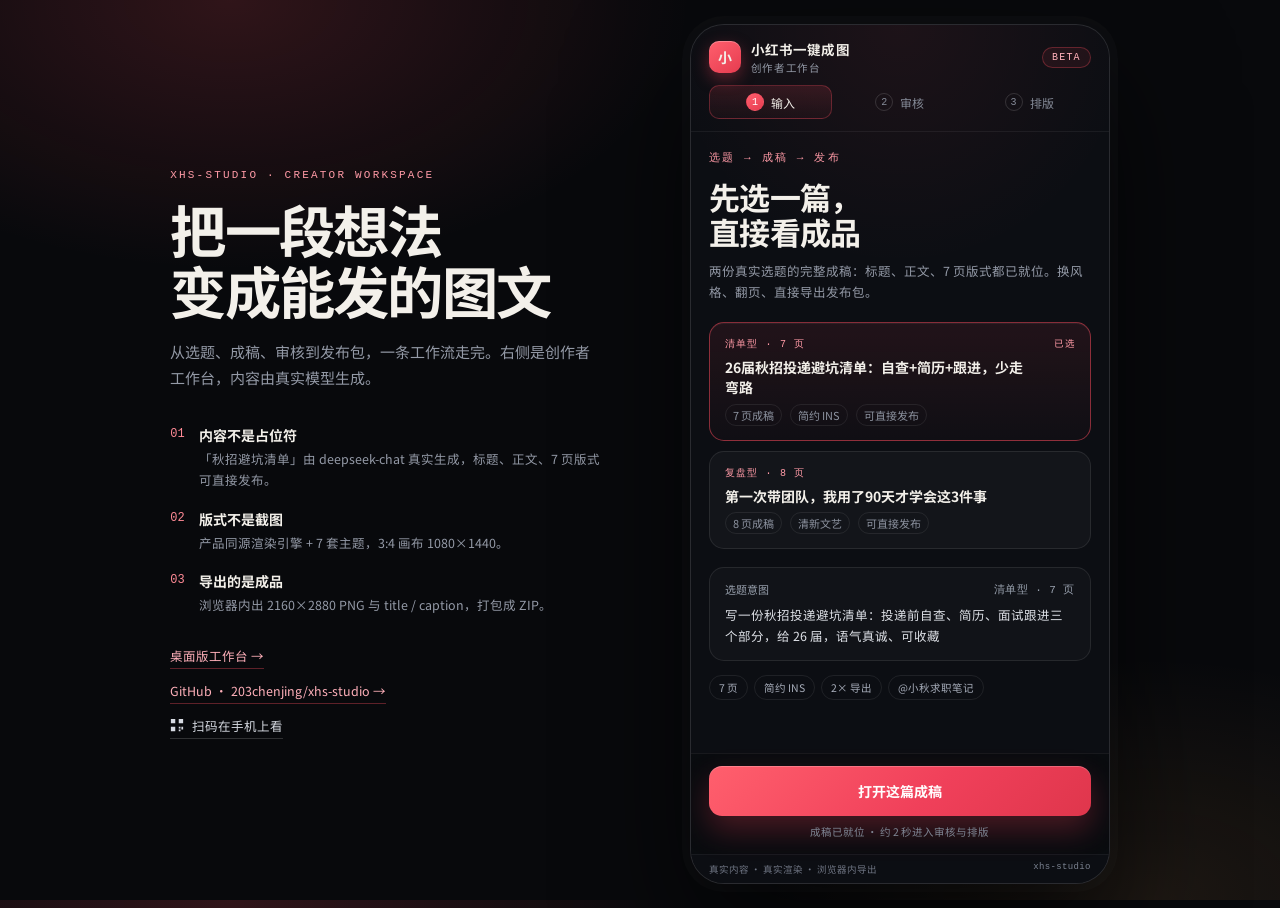
<file: demo/index.html>
<!DOCTYPE html>
<html lang="zh-CN">
<head>
  <meta charset="UTF-8">
  <meta name="viewport" content="width=device-width, initial-scale=1.0, viewport-fit=cover">
  <meta name="theme-color" content="#0b0c10">
  <meta name="description" content="从一句意图，到一套能发的图文。真实模型成稿、7 套主题、3:4 画布，浏览器内导出 2160×2880 发布包。">
  <title>小红书一键成图 · 创作者工作台</title>
  <link rel="icon" href="data:image/svg+xml,%3Csvg xmlns='http://www.w3.org/2000/svg' viewBox='0 0 32 32'%3E%3Crect width='32' height='32' rx='9' fill='%23f0405a'/%3E%3Ctext x='16' y='22' font-size='17' font-family='sans-serif' font-weight='700' text-anchor='middle' fill='%23fff'%3E%E5%B0%8F%3C/text%3E%3C/svg%3E">
  <link rel="preload" href="assets/fonts/xhs-sans-regular.woff2" as="font" type="font/woff2" crossorigin>
  <link rel="preload" href="assets/fonts/xhs-sans-bold.woff2" as="font" type="font/woff2" crossorigin>
  <link rel="preload" href="assets/fonts/xhs-serif-bold.woff2" as="font" type="font/woff2" crossorigin>
  <link rel="stylesheet" href="assets/fonts.css">
  <link rel="stylesheet" href="assets/page.css">
  <link rel="stylesheet" href="demo.css">
</head>
<body>
  <div class="desk">
    <aside class="desk-copy">
      <p class="eyebrow">xhs-studio · creator workspace</p>
      <h1>把一段想法<br>变成能发的图文</h1>
      <p class="desk-lead">从选题、成稿、审核到发布包，一条工作流走完。右侧是创作者工作台，内容由真实模型生成。</p>
      <ul class="desk-list">
        <li><span>01</span><div><b>内容不是占位符</b><p>「秋招避坑清单」由 deepseek-chat 真实生成，标题、正文、7 页版式可直接发布。</p></div></li>
        <li><span>02</span><div><b>版式不是截图</b><p>产品同源渲染引擎 + 7 套主题，3:4 画布 1080×1440。</p></div></li>
        <li><span>03</span><div><b>导出的是成品</b><p>浏览器内出 2160×2880 PNG 与 title / caption，打包成 ZIP。</p></div></li>
      </ul>
      <div class="desk-links">
        <a class="desk-link" href="pc.html">桌面版工作台 →</a>
        <a class="desk-link" href="https://github.com/203chenjing/xhs-studio" target="_blank" rel="noreferrer">GitHub · 203chenjing/xhs-studio →</a>
        <a class="desk-link desk-link-qr" href="qr.html">
          <svg class="desk-qr-icon" viewBox="0 0 16 16" aria-hidden="true">
            <path fill="currentColor" d="M1 1h5v5H1zM10 1h5v5h-5zM1 10h5v5H1zM10 10h2v2h-2zM13 10h2v3h-2zM10 13h2v2h-2z"/>
          </svg>
          扫码在手机上看
        </a>
      </div>
    </aside>

    <div class="phone">
      <div class="app" id="app">
        <header class="app-top">
          <div class="brand">
            <span class="brand-mark" aria-hidden="true">小</span>
            <div class="brand-text">
              <b>小红书一键成图</b>
              <span>创作者工作台</span>
            </div>
          </div>
          <span class="pill">BETA</span>
        </header>

        <nav class="stepper" id="stepper" aria-label="流程步骤">
          <button type="button" data-goto="1" class="is-active"><i>1</i><span>输入</span></button>
          <button type="button" data-goto="2"><i>2</i><span>审核</span></button>
          <button type="button" data-goto="3"><i>3</i><span>排版</span></button>
        </nav>

        <main class="screens" id="screens">
          <section class="screen is-active" data-screen="1" aria-label="输入意图">
            <div class="scroll">
              <p class="eyebrow">选题 → 成稿 → 发布</p>
              <h2 class="hero-title">先选一篇，<br>直接看成品</h2>
              <p class="hero-sub">两份真实选题的完整成稿：标题、正文、7 页版式都已就位。换风格、翻页、直接导出发布包。</p>

              <div class="decks" id="decks"></div>

              <div class="intent-card">
                <div class="intent-head">
                  <span>选题意图</span>
                  <span class="mono" id="intent-kicker">清单型 · 7 页</span>
                </div>
                <p id="intent-text"></p>
              </div>

              <div class="meta-chips" id="deck-meta"></div>
            </div>
            <div class="actions">
              <button type="button" class="btn primary" id="btn-start">打开这篇成稿</button>
              <p class="fine">成稿已就位 · 约 2 秒进入审核与排版</p>
            </div>
          </section>

          <section class="screen" data-screen="2" aria-label="审核">
            <div class="scroll">
              <div class="risk"><span class="risk-dot" aria-hidden="true"></span><b>可以发布</b><span>· 未发现发布风险</span></div>

              <div class="row-between">
                <h2 class="h2">发布文案</h2>
                <span class="mono" id="review-kicker">审核完成</span>
              </div>

              <div class="card">
                <div class="card-head">
                  <span>标题</span>
                  <button type="button" class="mini" data-copy="title">复制</button>
                </div>
                <p class="pub-title" id="review-title"></p>
                <div class="hooks" id="hooks"></div>
                <p class="hint">点候选标题可直接替换发布标题</p>
              </div>

              <div class="card">
                <div class="card-head">
                  <span>正文 + 话题</span>
                  <button type="button" class="mini" data-copy="caption">复制</button>
                </div>
                <p class="caption" id="review-caption"></p>
                <button type="button" class="link expand" id="btn-expand-caption">展开全文</button>
              </div>

              <details class="checks">
                <summary>发布前检查 · 3 项通过</summary>
                <ul>
                  <li><span>标题 24 字</span><em>信息流可完整展示</em></li>
                  <li><span>封面 3:4</span><em>1080×1440 · 2× 导出</em></li>
                  <li><span>话题 8 个</span><em>覆盖秋招 / 简历 / 面试</em></li>
                </ul>
              </details>
            </div>
            <div class="actions two">
              <button type="button" class="btn ghost" data-goto="1">上一步</button>
              <button type="button" class="btn primary" data-goto="3">开始排版</button>
            </div>
          </section>

          <section class="screen" data-screen="3" aria-label="排版与导出">
            <div class="scroll layout-scroll">
              <div class="row-between">
                <div class="layout-meta">
                  <span class="badge" id="page-type">封面</span>
                  <span class="mono" id="page-count">1 / 7</span>
                </div>
                <span class="mono layout-hint">左右滑动</span>
              </div>

              <div class="theme-block">
                <div class="theme-head"><span>风格</span><span class="mono" id="theme-name">简约 INS</span></div>
                <div class="theme-scroll" id="theme-row"></div>
              </div>

              <div class="carousel" id="carousel" aria-label="页面预览"></div>
              <div class="dots" id="dots"></div>
            </div>
            <div class="actions">
              <button type="button" class="btn primary" id="btn-export">导出发布包</button>
              <div class="actions-sub">
                <button type="button" class="link" id="btn-copy-all">复制标题和正文</button>
                <button type="button" class="link" id="btn-restart">重新开始</button>
              </div>
            </div>
          </section>
        </main>

        <footer class="app-foot">
          <span>真实内容 · 真实渲染 · 浏览器内导出</span>
          <span class="mono" id="foot-deck">qiuzhao</span>
        </footer>
      </div>
    </div>
  </div>

  <div class="gen" id="gen" hidden>
    <div class="gen-card">
      <div class="gen-skel" aria-hidden="true">
        <span class="sk t"></span><span class="sk"></span><span class="sk"></span><span class="sk short"></span>
      </div>
      <p class="gen-stage" id="gen-stage">① 正在写稿…</p>
      <div class="gen-bar"><span id="gen-bar-fill"></span></div>
      <p class="gen-note" id="gen-note">按 3:4 画布自由组页 · 约 2 秒</p>
    </div>
  </div>

  <div class="modal" id="export-modal" hidden>
    <div class="sheet" role="dialog" aria-modal="true" aria-labelledby="export-title">
      <div class="sheet-grab" aria-hidden="true"></div>
      <h3 id="export-title">正在导出发布包</h3>
      <p class="sheet-sub" id="export-sub">逐页渲染 2160×2880 PNG…</p>
      <div class="bar"><span id="export-bar"></span></div>
      <p class="mono sheet-status" id="export-status">0 / 7</p>
      <div class="sheet-actions" id="export-actions" hidden>
        <a class="btn primary" id="btn-download" download>下载 ZIP</a>
        <button type="button" class="btn ghost" id="btn-export-close">完成</button>
      </div>
    </div>
  </div>

  <div class="toast" id="toast" role="status" aria-live="polite" hidden></div>
  <div id="export-stage" aria-hidden="true"></div>

  <script src="deck.js"></script>
  <script src="assets/themes.js"></script>
  <script src="assets/engine.js"></script>
  <script src="assets/vendor/html-to-image.min.js"></script>
  <script src="assets/vendor/jszip.min.js"></script>
  <script src="demo.js"></script>
</body>
</html>
</file>
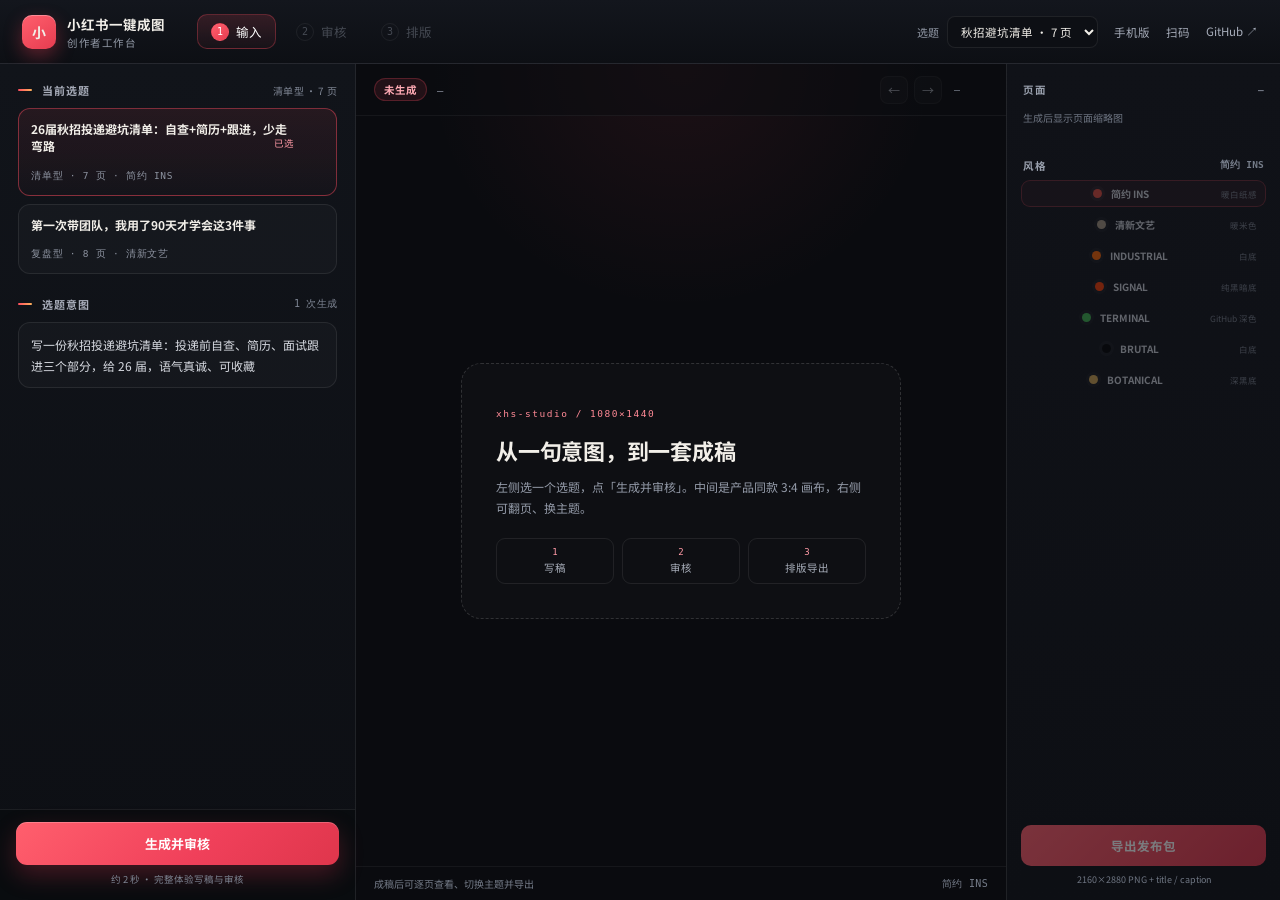
<file: demo/pc.html>
<!DOCTYPE html>
<html lang="zh-CN">
<head>
  <meta charset="UTF-8">
  <meta name="viewport" content="width=device-width, initial-scale=1.0">
  <meta name="theme-color" content="#08090c">
  <title>小红书一键成图 · 桌面工作台</title>
  <meta name="description" content="从选题到发布包：左侧写稿审核，中间 3:4 画布，右侧页面与 7 套主题，浏览器内导出 2160×2880 发布包。">
  <link rel="icon" href="data:image/svg+xml,%3Csvg xmlns='http://www.w3.org/2000/svg' viewBox='0 0 32 32'%3E%3Crect width='32' height='32' rx='9' fill='%23f0405a'/%3E%3Ctext x='16' y='22' font-size='17' font-family='sans-serif' font-weight='700' text-anchor='middle' fill='%23fff'%3E%E5%B0%8F%3C/text%3E%3C/svg%3E">
  <link rel="preload" href="assets/fonts/xhs-sans-regular.woff2" as="font" type="font/woff2" crossorigin>
  <link rel="preload" href="assets/fonts/xhs-sans-bold.woff2" as="font" type="font/woff2" crossorigin>
  <link rel="preload" href="assets/fonts/xhs-serif-bold.woff2" as="font" type="font/woff2" crossorigin>
  <link rel="stylesheet" href="assets/fonts.css">
  <link rel="stylesheet" href="assets/page.css">
  <link rel="stylesheet" href="pc.css">
</head>
<body>
  <header class="pc-top">
    <div class="pc-brand">
      <span class="pc-mark" aria-hidden="true">小</span>
      <div class="pc-brand-text">
        <b>小红书一键成图</b>
        <span>创作者工作台</span>
      </div>
    </div>

    <nav class="pc-steps" id="steps" aria-label="流程步骤">
      <button type="button" data-step="1" class="is-active"><i>1</i><span>输入</span></button>
      <button type="button" data-step="2" disabled><i>2</i><span>审核</span></button>
      <button type="button" data-step="3" disabled><i>3</i><span>排版</span></button>
    </nav>

    <div class="pc-top-actions">
      <label class="pc-select">
        <span>选题</span>
        <select id="sample"></select>
      </label>
      <a href="index.html">手机版</a>
      <a href="qr.html">扫码</a>
      <a href="https://github.com/203chenjing/xhs-studio" target="_blank" rel="noreferrer">GitHub ↗</a>
    </div>
  </header>

  <main class="pc-main">
    <aside class="pc-side">
      <div class="side-scroll">
        <section class="block">
          <div class="block-head"><span>当前选题</span><em id="deck-kicker"></em></div>
          <div class="deck-list" id="decks"></div>
        </section>

        <section class="block">
          <div class="block-head"><span>选题意图</span><em class="mono">1 次生成</em></div>
          <p class="intent" id="intent"></p>
        </section>

        <section class="block review-block" id="review-block" hidden>
          <div class="block-head">
            <span>发布检查</span>
            <em class="risk" id="risk">可以发</em>
          </div>
          <div class="field">
            <div class="field-head"><span>标题</span><button type="button" data-copy="title">复制</button></div>
            <p class="pub-title" id="pub-title"></p>
            <div class="hooks" id="hooks"></div>
          </div>
          <div class="field">
            <div class="field-head"><span>正文 + 话题</span><button type="button" data-copy="caption">复制</button></div>
            <p class="caption" id="caption"></p>
          </div>
          <div class="checks">
            <span>标题 <b id="check-title">—</b></span>
            <span>页数 <b id="check-pages">—</b></span>
            <span>话题 <b id="check-tags">—</b></span>
          </div>
        </section>
      </div>

      <div class="side-cta">
        <button type="button" class="cta" id="primary">生成并审核</button>
        <p class="cta-hint" id="cta-hint">约 2 秒 · 完整体验写稿与审核</p>
      </div>
    </aside>

    <section class="pc-stage" id="stage">
      <div class="stage-toolbar">
        <div class="toolbar-meta">
          <span class="badge" id="page-type">未生成</span>
          <span class="mono" id="page-count">—</span>
        </div>
        <div class="toolbar-actions">
          <button type="button" id="prev" disabled aria-label="上一页">←</button>
          <button type="button" id="next" disabled aria-label="下一页">→</button>
          <span class="mono" id="zoom">—</span>
        </div>
      </div>

      <div class="stage-body" id="stage-body">
        <div class="stage-empty" id="stage-empty">
          <div class="empty-card">
            <span class="mono">xhs-studio / 1080×1440</span>
            <h2>从一句意图，到一套成稿</h2>
            <p>左侧选一个选题，点「生成并审核」。中间是产品同款 3:4 画布，右侧可翻页、换主题。</p>
            <div class="empty-steps">
              <span><i>1</i>写稿</span>
              <span><i>2</i>审核</span>
              <span><i>3</i>排版导出</span>
            </div>
          </div>
        </div>
        <div class="canvas-box" id="canvas-box" hidden>
          <div class="canvas" id="canvas"></div>
        </div>
        <div class="gen" id="gen" hidden>
          <div class="gen-card">
            <div class="gen-skel" aria-hidden="true"><span class="sk t"></span><span class="sk"></span><span class="sk short"></span></div>
            <p class="gen-stage" id="gen-stage">① 正在写稿…</p>
            <div class="gen-bar"><span id="gen-bar"></span></div>
            <p class="gen-note" id="gen-note">组页 → 审核 → 排版，约 2 秒</p>
          </div>
        </div>
      </div>

      <div class="stage-foot">
        <span id="stage-note">生成后可逐页查看、切换主题并导出</span>
        <span class="mono" id="style-name">简约 INS</span>
      </div>
    </section>

    <aside class="pc-rail">
      <div class="rail-head"><span>页面</span><em class="mono" id="rail-count">—</em></div>
      <div class="thumbs" id="thumbs">
        <p class="rail-empty">生成后显示页面缩略图</p>
      </div>

      <div class="rail-head"><span>风格</span><em class="mono" id="rail-theme">简约 INS</em></div>
      <div class="theme-list" id="themes"></div>

      <div class="rail-foot">
        <button type="button" class="export-btn" id="export" disabled>导出发布包</button>
        <p class="rail-note">2160×2880 PNG + title / caption</p>
      </div>
    </aside>
  </main>

  <div class="pc-modal" id="export-modal" hidden>
    <div class="pc-sheet" role="dialog" aria-modal="true" aria-labelledby="export-title">
      <h3 id="export-title">正在导出发布包</h3>
      <p class="sheet-sub" id="export-sub">逐页渲染 2160×2880 PNG…</p>
      <div class="bar"><span id="export-bar"></span></div>
      <p class="mono sheet-status" id="export-status">0 / 0</p>
      <div class="sheet-actions" id="export-actions" hidden>
        <a class="cta" id="download" download>下载 ZIP</a>
        <button type="button" class="ghost" id="export-close">完成</button>
      </div>
    </div>
  </div>

  <div class="pc-toast" id="toast" role="status" aria-live="polite" hidden></div>
  <div class="pc-mobile">
    <div class="pc-mobile-card">
      <p class="mono">DESKTOP WORKSPACE</p>
      <h1>桌面工作台需要更宽的屏幕</h1>
      <p>当前窗口较窄，建议用电脑打开；手机上可以直接走完整流程。</p>
      <a class="cta" href="index.html">打开手机版工作台</a>
    </div>
  </div>
  <div id="export-stage" aria-hidden="true"></div>

  <script src="deck.js"></script>
  <script src="assets/themes.js"></script>
  <script src="assets/engine.js"></script>
  <script src="assets/vendor/html-to-image.min.js"></script>
  <script src="assets/vendor/jszip.min.js"></script>
  <script src="pc.js"></script>
</body>
</html>
</file>
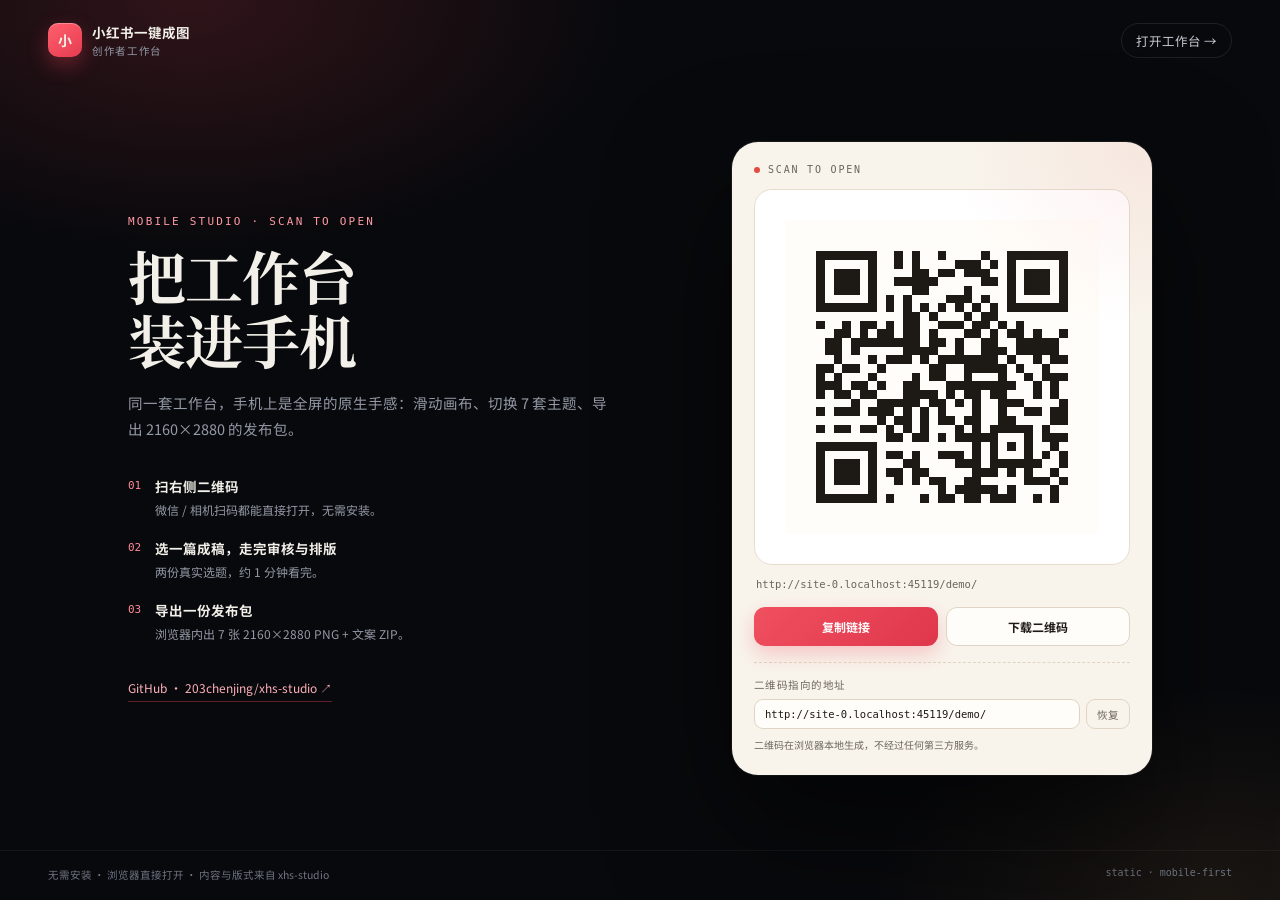
<file: demo/qr.html>
<!DOCTYPE html>
<html lang="zh-CN">
<head>
  <meta charset="UTF-8">
  <meta name="viewport" content="width=device-width, initial-scale=1.0, viewport-fit=cover">
  <meta name="theme-color" content="#08090c">
  <title>把工作台装进手机 · 小红书一键成图</title>
  <meta name="description" content="用手机扫码打开 xhs-studio：滑动画布、切换 7 套主题、导出 2160×2880 发布包。">
  <link rel="icon" href="data:image/svg+xml,%3Csvg xmlns='http://www.w3.org/2000/svg' viewBox='0 0 32 32'%3E%3Crect width='32' height='32' rx='9' fill='%23f0405a'/%3E%3Ctext x='16' y='22' font-size='17' font-family='sans-serif' font-weight='700' text-anchor='middle' fill='%23fff'%3E%E5%B0%8F%3C/text%3E%3C/svg%3E">
  <link rel="stylesheet" href="assets/fonts.css">
  <link rel="stylesheet" href="qr.css">
</head>
<body>
  <header class="qr-top">
    <a class="qr-brand" href="index.html">
      <span class="qr-mark">小</span>
      <span class="qr-brand-text"><b>小红书一键成图</b><i>创作者工作台</i></span>
    </a>
    <a class="qr-back" href="index.html">打开工作台 <span aria-hidden="true">→</span></a>
  </header>

  <main class="qr-main">
    <section class="qr-copy">
      <p class="eyebrow">mobile studio · scan to open</p>
      <h1>把工作台<br>装进手机</h1>
      <p class="lead">同一套工作台，手机上是全屏的原生手感：滑动画布、切换 7 套主题、导出 2160×2880 的发布包。</p>

      <ol class="qr-steps">
        <li><span>01</span><div><b>扫右侧二维码</b><p>微信 / 相机扫码都能直接打开，无需安装。</p></div></li>
        <li><span>02</span><div><b>选一篇成稿，走完审核与排版</b><p>两份真实选题，约 1 分钟看完。</p></div></li>
        <li><span>03</span><div><b>导出一份发布包</b><p>浏览器内出 7 张 2160×2880 PNG + 文案 ZIP。</p></div></li>
      </ol>

      <a class="qr-github" href="https://github.com/203chenjing/xhs-studio" target="_blank" rel="noreferrer">GitHub · 203chenjing/xhs-studio ↗</a>
    </section>

    <section class="qr-card" aria-label="二维码">
      <a class="qr-direct" id="qr-direct" href="index.html">你已经在手机上，直接打开工作台 →</a>

      <div class="qr-card-head">
        <span class="qr-dot" aria-hidden="true"></span>
        <span>SCAN TO OPEN</span>
      </div>

      <div class="qr-frame">
        <div id="qr-host" aria-label="工作台地址二维码"></div>
      </div>

      <p class="qr-url" id="qr-url"></p>

      <div class="qr-actions">
        <button type="button" class="qr-btn primary" id="copy-link">复制链接</button>
        <button type="button" class="qr-btn" id="download-qr">下载二维码</button>
      </div>

      <div class="qr-edit">
        <label for="qr-input">二维码指向的地址</label>
        <div class="qr-input-row">
          <input id="qr-input" type="url" inputmode="url" autocomplete="off" spellcheck="false">
          <button type="button" id="qr-reset" title="恢复当前地址">恢复</button>
        </div>
        <p class="qr-note" id="qr-note"></p>
      </div>
    </section>
  </main>

  <footer class="qr-foot">
    <span>无需安装 · 浏览器直接打开 · 内容与版式来自 xhs-studio</span>
    <span class="mono">static · mobile-first</span>
  </footer>

  <div class="qr-toast" id="qr-toast" role="status" aria-live="polite" hidden></div>

  <script src="assets/vendor/qrcode.min.js"></script>
  <script src="qr.js"></script>
</body>
</html>
</file>
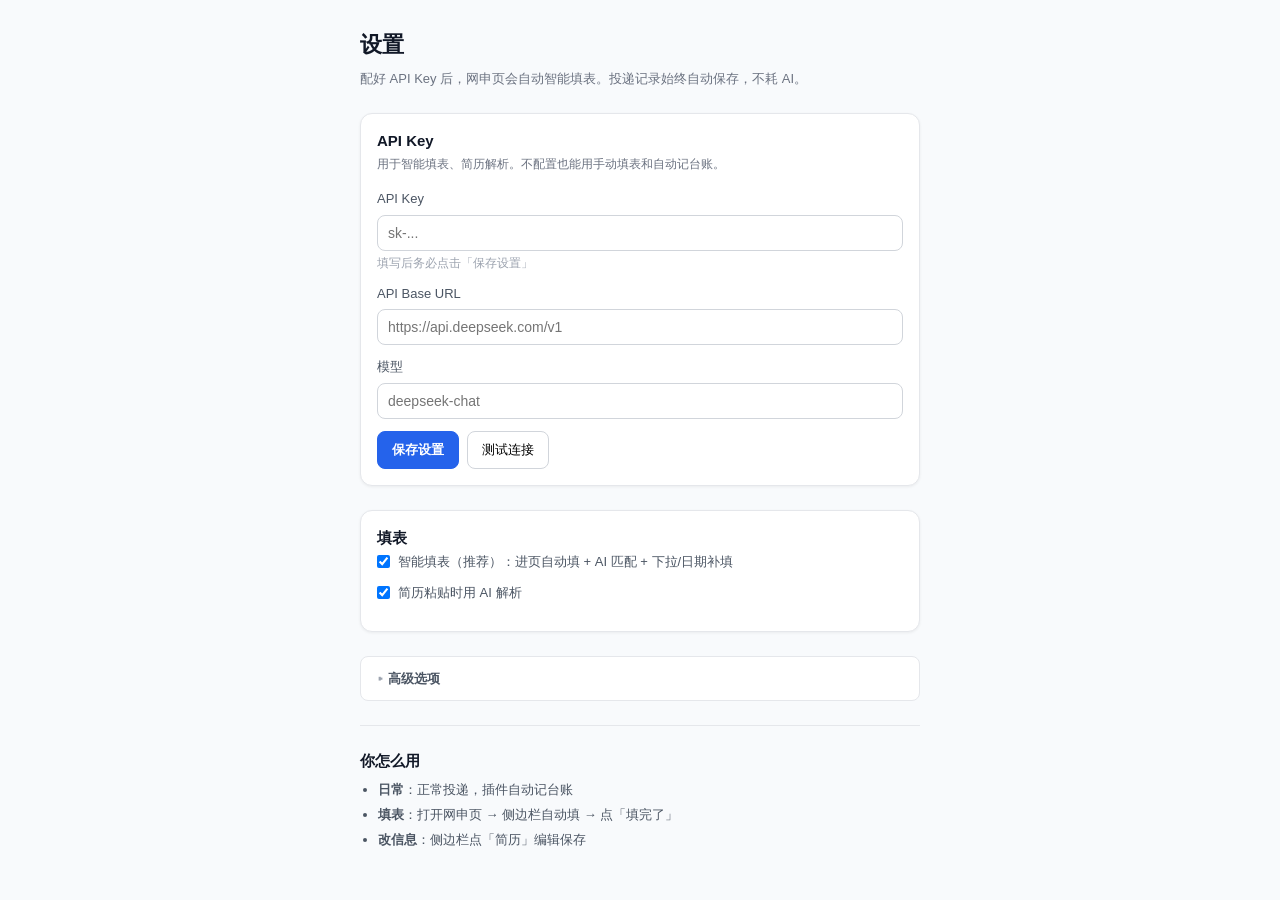
<file: job-tracker-extension/options/options.html>
<!DOCTYPE html>
<html lang="zh-CN">
<head>
  <meta charset="UTF-8">
  <meta name="viewport" content="width=device-width, initial-scale=1.0">
  <title>校招投递记录 · 设置</title>
  <link rel="stylesheet" href="../lib/ui-common.css">
  <link rel="stylesheet" href="options.css">
</head>
<body>
  <main class="wrap">
    <header class="page-head">
      <h1>设置</h1>
      <p class="desc">配好 API Key 后，网申页会自动智能填表。投递记录始终自动保存，不耗 AI。</p>
    </header>

    <div id="onboarding-banner" class="onboarding-banner" hidden>
      <strong>两步上手</strong>
      <p>1. 填 API Key 并保存 → 2. 网申页点「开始填表」或等自动填充</p>
      <a href="#" id="open-resume-from-settings">打开简历编辑器 →</a>
    </div>

    <form id="settings-form">
      <section class="settings-section">
        <h2 class="section-label">API Key</h2>
        <p class="section-desc">用于智能填表、简历解析。不配置也能用手动填表和自动记台账。</p>

        <label>API Key
          <input type="password" id="api-key" placeholder="sk-..." autocomplete="off">
          <span class="hint" id="key-hint">填写后务必点击「保存设置」</span>
        </label>

        <label>API Base URL
          <input type="url" id="base-url" placeholder="https://api.deepseek.com/v1">
        </label>

        <label>模型
          <input type="text" id="model" placeholder="deepseek-chat">
        </label>

        <div class="inline-actions">
          <button type="submit" class="btn primary">保存设置</button>
          <button type="button" id="test-ai" class="btn">测试连接</button>
        </div>
        <p id="status" class="status" hidden></p>
      </section>

      <section class="settings-section">
        <h2 class="section-label">填表</h2>

        <label class="row-check">
          <input type="checkbox" id="ai-smart-autofill" checked>
          <span>智能填表（推荐）：进页自动填 + AI 匹配 + 下拉/日期补填</span>
        </label>

        <label class="row-check">
          <input type="checkbox" id="ai-resume-parse" checked>
          <span>简历粘贴时用 AI 解析</span>
        </label>
      </section>

      <details class="fold-advanced">
        <summary>高级选项</summary>
        <div class="fold-inner">
          <label class="row-check">
            <input type="checkbox" id="ai-enabled">
            <span>补充页「AI 识别当前页」</span>
          </label>
          <label class="row-check">
            <input type="checkbox" id="ai-auto-enhance">
            <span>自动后台补全（保存记录时缺字段才调 AI）</span>
          </label>
          <label>简历解析模式
            <select id="resume-parse-mode">
              <option value="ai-first">AI 优先</option>
              <option value="ai-only">仅 AI</option>
              <option value="local-only">仅本地</option>
            </select>
          </label>
          <label>调用模式
            <select id="ai-mode">
              <option value="fallback">补全模式</option>
              <option value="always">增强模式</option>
            </select>
          </label>
        </div>
      </details>
    </form>

    <section class="tips">
      <h2>你怎么用</h2>
      <ul>
        <li><strong>日常</strong>：正常投递，插件自动记台账</li>
        <li><strong>填表</strong>：打开网申页 → 侧边栏自动填 → 点「填完了」</li>
        <li><strong>改信息</strong>：侧边栏点「简历」编辑保存</li>
      </ul>
    </section>
  </main>
  <script src="../lib/constants.js"></script>
  <script src="../lib/settings.js"></script>
  <script src="options.js"></script>
</body>
</html>
</file>
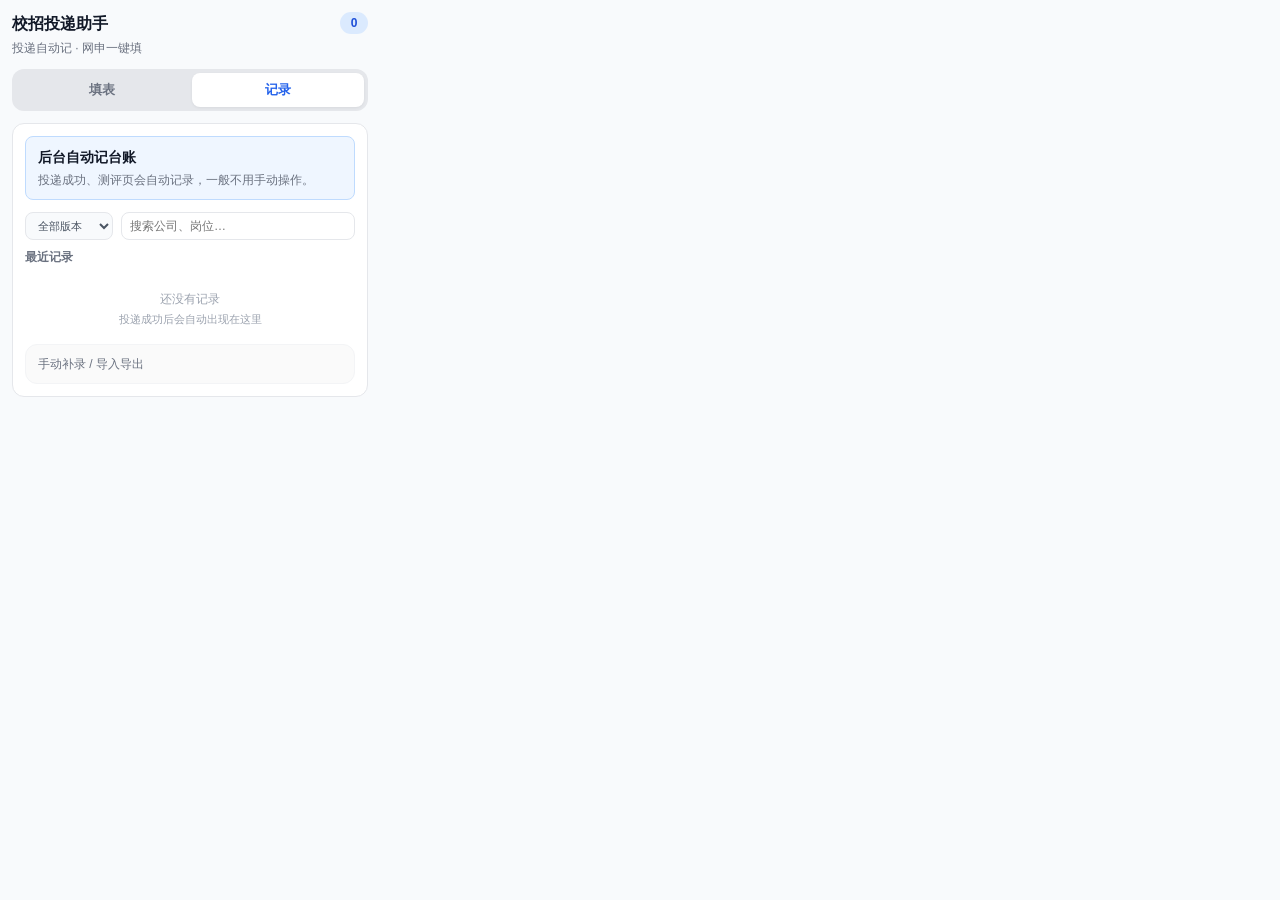
<file: job-tracker-extension/popup/popup.html>
<!DOCTYPE html>
<html lang="zh-CN">
<head>
  <meta charset="UTF-8">
  <meta name="viewport" content="width=device-width, initial-scale=1.0">
  <title>校招投递助手</title>
  <link rel="stylesheet" href="../lib/ui-common.css">
  <link rel="stylesheet" href="popup.css">
</head>
<body>
  <header class="header">
    <div class="header-main">
      <h1>校招投递助手</h1>
      <p class="header-sub">投递自动记 · 网申一键填</p>
    </div>
    <div class="header-right">
      <span class="pending-badge" id="pending-badge" hidden></span>
      <span class="count" id="count" title="已记录条数">0</span>
    </div>
  </header>

  <nav class="tabs" role="tablist">
    <button type="button" class="tab" data-tab="apply" role="tab">填表</button>
    <button type="button" class="tab active" data-tab="records" role="tab">记录</button>
  </nav>

  <!-- 填表：一条主路径 -->
  <section class="panel" id="panel-apply" role="tabpanel">
    <div class="hero-card">
      <p class="hero-lead">在网申页点下面按钮，侧边栏会自动打开并填充表单。</p>
      <button type="button" id="start-apply" class="btn-hero">
        <span class="btn-hero-text">开始填表</span>
        <span class="action-card-spinner" id="start-apply-spinner" hidden></span>
      </button>
      <p class="hero-meta" id="fill-session-status">当前简历 · —</p>
    </div>

    <div class="mini-toolbar">
      <label class="mini-field">
        <span class="mini-label">简历版本</span>
        <select id="resume-version"></select>
      </label>
      <div class="mini-links">
        <a href="#" id="open-resume">编辑简历</a>
        <span class="quick-sep">·</span>
        <a href="#" id="open-settings">设置</a>
      </div>
    </div>

    <details class="fold-more">
      <summary>更多操作</summary>
      <div class="fold-more-body">
        <button type="button" id="mark-filled" class="btn subtle block">标记「已填表」</button>
        <button type="button" id="ai-suggest-resume" class="btn subtle block">AI 推荐简历版本</button>
        <p id="suggest-result" class="suggest-result" hidden></p>
      </div>
    </details>
  </section>

  <!-- 记录 -->
  <section class="panel active" id="panel-records" role="tabpanel">
    <div class="status-card compact">
      <strong>后台自动记台账</strong>
      <p class="status-card-hint">投递成功、测评页会自动记录，一般不用手动操作。</p>
    </div>

    <div id="pending-section" class="pending-block" hidden>
      <div class="section-head">
        <h3 class="section-title">待确认 <span id="pending-count" class="section-count"></span></h3>
      </div>
      <ul id="pending-list" class="record-list record-list-pending"></ul>
    </div>

    <div class="records-toolbar">
      <select id="filter-version" class="filter-select" title="按简历版本筛选">
        <option value="">全部版本</option>
      </select>
      <input type="search" id="search" placeholder="搜索公司、岗位…" aria-label="搜索记录">
    </div>
    <p id="version-stats" class="version-stats" hidden></p>

    <h3 class="section-title">最近记录</h3>
    <ul id="record-list" class="record-list"></ul>
    <p id="empty" class="empty-state" hidden>
      <span>还没有记录</span>
      <small>投递成功后会自动出现在这里</small>
    </p>

    <details class="fold-more">
      <summary>手动补录 / 导入导出</summary>
      <div class="fold-more-body">
        <form id="record-form" class="supplement-form compact-form">
          <label>公司<input id="company" name="company" placeholder="公司名"></label>
          <label>岗位<input id="position" name="position" placeholder="岗位名"></label>
          <label>状态<select id="status" name="status"></select></label>
          <label>投递日期<input id="applyDate" name="applyDate" type="date"></label>
          <label>备注<input id="note" name="note" placeholder="可选"></label>
          <div class="form-actions">
            <button type="button" id="fill-page" class="btn primary">读取当前页</button>
            <button type="submit" class="btn btn-save">保存</button>
            <button type="button" id="ai-fill" class="btn btn-ai-optional">AI 识别当前页</button>
          </div>
        </form>
        <div class="panel-footer">
          <button type="button" id="export-tsv" class="btn btn-footer">导出</button>
          <label class="btn btn-footer file-btn">
            导入
            <input type="file" id="import-tsv" accept=".tsv,.txt,.csv" hidden>
          </label>
        </div>
      </div>
    </details>
  </section>

  <script src="../lib/constants.js"></script>
  <script src="../lib/export.js"></script>
  <script src="popup.js"></script>
</body>
</html>
</file>
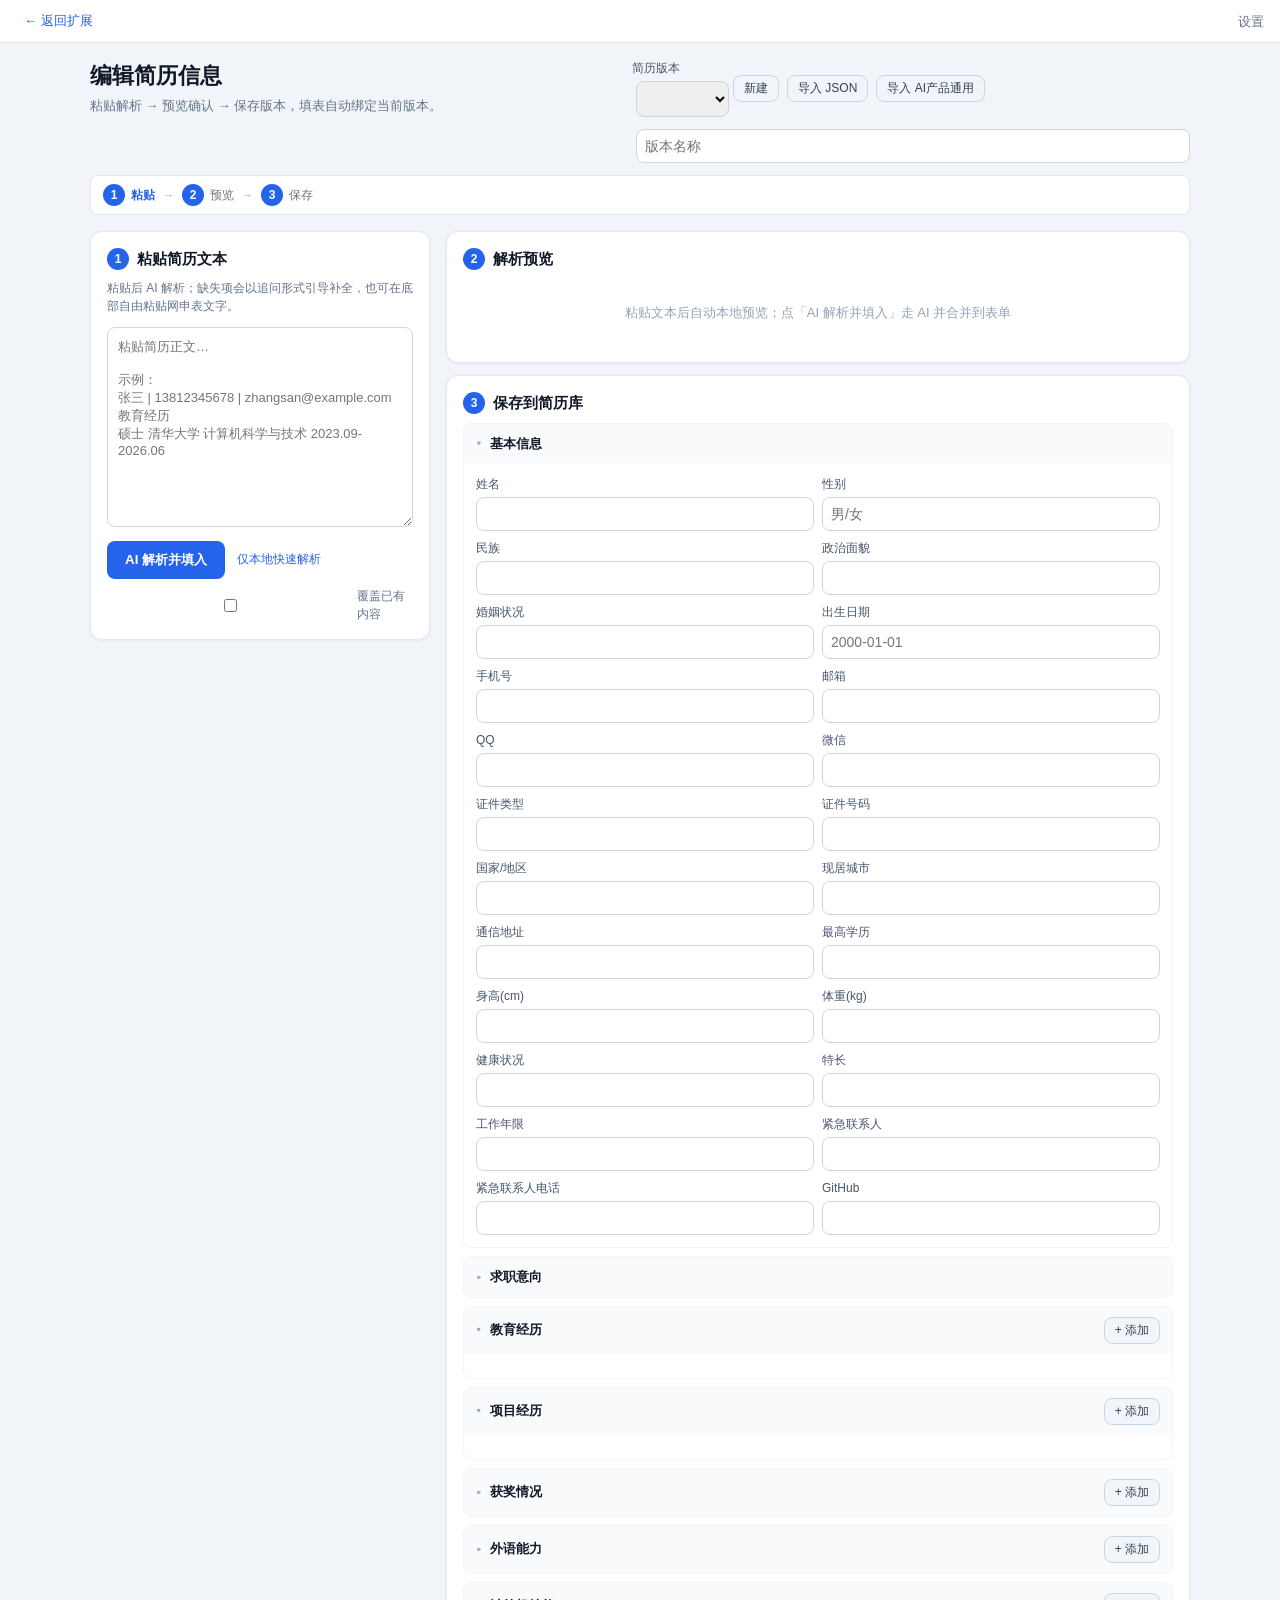
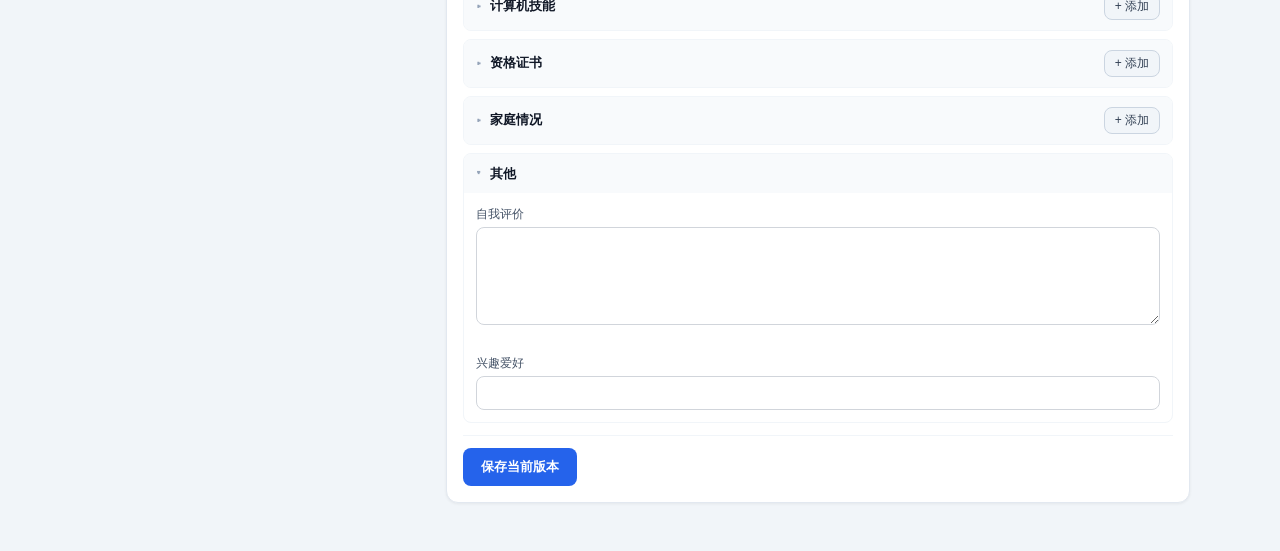
<file: job-tracker-extension/resume/resume.html>
<!DOCTYPE html>
<html lang="zh-CN">
<head>
  <meta charset="UTF-8">
  <meta name="viewport" content="width=device-width, initial-scale=1.0">
  <title>编辑简历 · 校招投递记录</title>
  <link rel="stylesheet" href="../lib/ui-common.css">
  <link rel="stylesheet" href="resume.css">
</head>
<body>
  <nav class="top-nav">
    <button type="button" id="back-to-popup" class="nav-back">← 返回扩展</button>
    <div class="nav-links">
      <a href="#" id="open-options">设置</a>
    </div>
  </nav>

  <main class="wrap">
    <header class="page-header">
      <div>
        <h1>编辑简历信息</h1>
        <p class="desc">粘贴解析 → 预览确认 → 保存版本，填表自动绑定当前版本。</p>
      </div>
      <div class="version-bar">
        <label>简历版本
          <select id="version-select"></select>
        </label>
        <button type="button" id="add-version" class="secondary small">新建</button>
        <button type="button" id="import-profile-json" class="secondary small">导入 JSON</button>
        <button type="button" id="import-seed-profile" class="secondary small">导入 AI产品通用</button>
        <input type="file" id="import-profile-file" accept=".json,application/json" hidden>
        <input type="text" id="version-name" placeholder="版本名称">
      </div>
    </header>

    <div class="step-flow" aria-label="编辑步骤">
      <span class="step-flow-item active"><span class="step-badge">1</span> 粘贴</span>
      <span class="step-flow-arrow">→</span>
      <span class="step-flow-item"><span class="step-badge">2</span> 预览</span>
      <span class="step-flow-arrow">→</span>
      <span class="step-flow-item"><span class="step-badge">3</span> 保存</span>
    </div>

    <div class="resume-layout">
      <aside class="parse-pane">
        <section class="paste-section">
          <div class="pane-head">
            <span class="step-badge">1</span>
            <h2>粘贴简历文本</h2>
          </div>
          <p class="hint">粘贴后 AI 解析；缺失项会以追问形式引导补全，也可在底部自由粘贴网申表文字。</p>
          <textarea id="paste-text" rows="10" placeholder="粘贴简历正文…&#10;&#10;示例：&#10;张三 | 13812345678 | zhangsan@example.com&#10;教育经历&#10;硕士 清华大学 计算机科学与技术 2023.09-2026.06"></textarea>
          <div class="parse-actions">
            <button type="button" id="parse-paste" class="primary">AI 解析并填入</button>
            <button type="button" id="parse-local-link" class="link-btn">仅本地快速解析</button>
          </div>
          <label class="overwrite-opt">
            <input type="checkbox" id="parse-overwrite"> 覆盖已有内容
          </label>
          <p id="parse-status" class="parse-status" hidden></p>

          <section id="followup-section" class="followup-section" hidden>
            <div class="followup-head">
              <h3>AI 追问补全</h3>
              <span id="followup-progress" class="followup-progress"></span>
            </div>
            <p class="followup-hint">以下信息尚未完整识别，请逐条补充；也可在底部直接粘贴网申表/简历片段。</p>
            <div id="followup-questions" class="followup-questions"></div>
            <label class="followup-freeform-label">自由补充（粘贴任意文本）
              <textarea id="followup-freeform" rows="4" placeholder="例如：期望城市上海；紧急联系人邱锦河 13302800544；或粘贴一整段网申表字段…"></textarea>
            </label>
            <div class="followup-actions">
              <button type="button" id="followup-submit" class="primary">提交补充并更新预览</button>
              <button type="button" id="followup-skip" class="secondary">跳过，直接填入表单</button>
            </div>
          </section>
        </section>
      </aside>

      <div class="preview-pane">
        <section class="preview-section" id="preview-section">
          <div class="pane-head">
            <span class="step-badge">2</span>
            <h2>解析预览</h2>
            <span id="preview-summary" class="preview-summary"></span>
          </div>
          <div id="preview-cards" class="preview-cards">
            <p class="empty-hint">粘贴文本后自动本地预览；点「AI 解析并填入」走 AI 并合并到表单</p>
          </div>
        </section>

        <form id="resume-form">
          <section class="form-section">
            <div class="pane-head">
              <span class="step-badge">3</span>
              <h2>保存到简历库</h2>
            </div>

            <details class="collapsible" open>
              <summary>基本信息</summary>
              <div class="grid">
                <label>姓名<input name="personalInfo.name"></label>
                <label>性别<input name="personalInfo.gender" placeholder="男/女"></label>
                <label>民族<input name="personalInfo.ethnicity"></label>
                <label>政治面貌<input name="personalInfo.politicalStatus"></label>
                <label>婚姻状况<input name="personalInfo.maritalStatus"></label>
                <label>出生日期<input name="personalInfo.birthDate" placeholder="2000-01-01"></label>
                <label>手机号<input name="personalInfo.phone"></label>
                <label>邮箱<input name="personalInfo.email"></label>
                <label>QQ<input name="personalInfo.qq"></label>
                <label>微信<input name="personalInfo.wechat"></label>
                <label>证件类型<input name="personalInfo.idType"></label>
                <label>证件号码<input name="personalInfo.idNumber"></label>
                <label>国家/地区<input name="personalInfo.country"></label>
                <label>现居城市<input name="personalInfo.currentCity"></label>
                <label>通信地址<input name="personalInfo.mailingAddress"></label>
                <label>最高学历<input name="personalInfo.highestDegree"></label>
                <label>身高(cm)<input name="personalInfo.height"></label>
                <label>体重(kg)<input name="personalInfo.weight"></label>
                <label>健康状况<input name="personalInfo.healthStatus"></label>
                <label>特长<input name="personalInfo.specialty"></label>
                <label>工作年限<input name="personalInfo.workYears"></label>
                <label>紧急联系人<input name="personalInfo.emergencyContactName"></label>
                <label>紧急联系人电话<input name="personalInfo.emergencyContactPhone"></label>
                <label>GitHub<input name="personalInfo.github"></label>
              </div>
            </details>

            <details class="collapsible">
              <summary>求职意向</summary>
              <div class="grid">
                <label>预计入职时间<input name="jobIntent.expectedStartDate" placeholder="2026-08-31"></label>
                <label>期望工作城市<input name="jobIntent.expectedCity"></label>
                <label>期望薪资<input name="jobIntent.expectedSalary"></label>
              </div>
            </details>

            <details class="collapsible" open>
              <summary>
                教育经历
                <button type="button" class="secondary small inline-btn" id="add-education">+ 添加</button>
              </summary>
              <div id="education-list" class="entry-list"></div>
            </details>

            <details class="collapsible" open>
              <summary>
                项目经历
                <button type="button" class="secondary small inline-btn" id="add-experience">+ 添加</button>
              </summary>
              <div id="experience-list" class="entry-list"></div>
            </details>

            <details class="collapsible">
              <summary>获奖情况<button type="button" class="secondary small inline-btn" id="add-award">+ 添加</button></summary>
              <div id="awards-list" class="entry-list"></div>
            </details>

            <details class="collapsible">
              <summary>外语能力<button type="button" class="secondary small inline-btn" id="add-language">+ 添加</button></summary>
              <div id="languages-list" class="entry-list"></div>
            </details>

            <details class="collapsible">
              <summary>计算机技能<button type="button" class="secondary small inline-btn" id="add-skill">+ 添加</button></summary>
              <div id="skills-list" class="entry-list"></div>
            </details>

            <details class="collapsible">
              <summary>资格证书<button type="button" class="secondary small inline-btn" id="add-certificate">+ 添加</button></summary>
              <div id="certificates-list" class="entry-list"></div>
            </details>

            <details class="collapsible">
              <summary>家庭情况<button type="button" class="secondary small inline-btn" id="add-family">+ 添加</button></summary>
              <div id="family-list" class="entry-list"></div>
            </details>

            <details class="collapsible" open>
              <summary>其他</summary>
              <label>自我评价<textarea name="special.selfIntroduction" rows="5"></textarea></label>
              <label>兴趣爱好<input name="special.hobbies"></label>
            </details>

            <div class="actions">
              <button type="submit" class="primary">保存当前版本</button>
              <span id="status"></span>
            </div>
          </section>
        </form>
      </div>
    </div>
  </main>

  <dialog id="merge-dialog" class="merge-dialog">
    <div class="merge-dialog-inner">
      <h3>确认合并到表单</h3>
      <p id="merge-summary" class="merge-summary"></p>
      <div id="merge-detail" class="merge-detail"></div>
      <p class="merge-hint">默认仅补充空白字段；勾选「覆盖已有内容」可全量替换。</p>
      <div class="dialog-actions">
        <button type="button" id="merge-cancel" class="secondary">取消</button>
        <button type="button" id="merge-confirm" class="primary">确认填入</button>
      </div>
    </div>
  </dialog>

  <script src="../lib/text-utils.js"></script>
  <script src="../lib/resume-storage.js"></script>
  <script src="../lib/resume-parser.js"></script>
  <script src="resume.js"></script>
</body>
</html>
</file>
<file: demo/assets/fonts.css>
/* 本地子集字体（GB2312 + ASCII + 常用标点，共约 3.7MB）。
   预览、导出与 CI 视觉回归共用同一份字形，不依赖 Google Fonts。
   由 tools/build_page_fonts.py 生成。 */
@font-face {
  font-family: "XHS Serif";
  src: url("fonts/xhs-serif-bold.woff2") format("woff2");
  font-weight: 700;
  font-style: normal;
  font-display: swap;
}
@font-face {
  font-family: "XHS Sans";
  src: url("fonts/xhs-sans-regular.woff2") format("woff2");
  font-weight: 400;
  font-style: normal;
  font-display: swap;
}
@font-face {
  font-family: "XHS Sans";
  src: url("fonts/xhs-sans-bold.woff2") format("woff2");
  font-weight: 600 700;
  font-style: normal;
  font-display: swap;
}
</file>
<file: demo/assets/page.css>
/* ══════════════════════════════════════
       XHS PAGE (1080 x 1440) — 大字号信息流
       画布：1080×1440（3:4）；导出默认 2×=2160×2880
       边距：56 / 52 / 52（安全区不低于 48）；列表项等高撑满
       ══════════════════════════════════════ */

/* 字体定义统一放在 fonts.css（index.html 首次加载） */
    .xhs-page {
      width: 1080px; height: 1440px; overflow: hidden;
      background: var(--page-bg); color: var(--page-fg);
      font-family: var(--page-font-body); position: relative;
      --page-paper-texture: 0.028;
      /* 笔记卡片面 — 各页型共用 */
      --page-card-accent-w: 5px;
      --page-card-radius: calc(var(--page-radius) + 8px);
      --page-card-elev:
        var(--page-shadow),
        0 1px 2px color-mix(in srgb, var(--page-fg) 4%, transparent);
    }
    .page-inner {
      width: 100%; height: 100%; display: flex; flex-direction: column;
      padding: 56px 52px 52px; position: relative;
    }
    .page-inner::after {
      content: "";
      position: absolute; inset: 0; pointer-events: none; z-index: 3;
      opacity: var(--page-paper-texture, 0);
      background-image:
        repeating-linear-gradient(
          0deg,
          transparent,
          transparent 3px,
          color-mix(in srgb, var(--page-fg) 2.5%, transparent) 3px,
          color-mix(in srgb, var(--page-fg) 2.5%, transparent) 4px
        ),
        repeating-linear-gradient(
          90deg,
          transparent,
          transparent 5px,
          color-mix(in srgb, var(--page-accent) 1.8%, transparent) 5px,
          color-mix(in srgb, var(--page-accent) 1.8%, transparent) 6px
        ),
        radial-gradient(ellipse 120% 80% at 18% 12%, color-mix(in srgb, var(--page-accent) 4%, transparent), transparent 58%),
        radial-gradient(ellipse 90% 70% at 88% 92%, color-mix(in srgb, var(--page-fg) 3%, transparent), transparent 52%);
      mix-blend-mode: multiply;
    }
    .page-content {
      flex: 1; overflow: hidden; min-height: 0; padding-bottom: 4px;
      display: flex; flex-direction: column;
    }

    /* 叙事进度条 — 轻量、不抢大字正文 */
    .page-nav-chrome {
      display: flex; align-items: center; justify-content: space-between;
      flex-wrap: wrap; gap: 8px 12px; flex-shrink: 0;
      margin: 0 0 12px; min-height: 28px;
    }
    .page-progress {
      font-family: var(--page-font-mono); font-size: 18px; font-weight: 600;
      letter-spacing: 0.08em; color: var(--page-muted); opacity: 0.85;
    }
    .page-role {
      font-size: 18px; font-weight: 600; color: var(--page-kicker);
      letter-spacing: 0.06em;
      padding: 4px 0;
      border-bottom: 2px solid color-mix(in srgb, var(--page-accent) 55%, transparent);
    }
    .page-bridge {
      font-size: 22px; line-height: 1.45; color: var(--page-muted);
      margin: 0 0 12px; flex-shrink: 0;
      padding-left: 14px;
      border-left: 3px solid color-mix(in srgb, var(--page-accent) 45%, transparent);
    }
    .chapter-page .page-nav-chrome { margin-bottom: 8px; }
    .chapter-page .page-bridge { display: none; }

    /* 品牌顶栏 — 非封面轻量 author + 页码 */
    .page-e-top {
      display: flex; align-items: center; justify-content: space-between;
      gap: 12px; flex-shrink: 0;
      margin: 0 0 10px; padding-bottom: 8px;
      border-bottom: 1px solid color-mix(in srgb, var(--page-border) 38%, transparent);
      font-size: 16px; font-weight: 500; color: var(--page-muted);
      letter-spacing: 0.04em;
    }
    .e-top-author {
      font-family: var(--page-font-body);
      opacity: 0.9;
    }
    .e-top-page {
      font-family: var(--page-font-mono);
      font-size: 15px; font-weight: 600;
      letter-spacing: 0.1em; opacity: 0.75;
    }

    /* Footer meta — 弱化，不抢正文 */
    .page-footer {
      display: flex; justify-content: space-between; align-items: center;
      padding-top: 14px;
      border-top: 1px solid color-mix(in srgb, var(--page-border) 42%, transparent);
      flex-shrink: 0; margin-top: auto; z-index: 1;
    }
    .footer-left { display: flex; align-items: center; gap: 8px; }
    .footer-avatar {
      width: 34px; height: 34px; border-radius: 50%;
      background: color-mix(in srgb, var(--page-accent) 85%, var(--page-bg));
      color: var(--page-bg);
      display: flex; align-items: center; justify-content: center;
      font-size: 13px; font-weight: 700; font-family: var(--page-font-title);
      opacity: 0.92;
    }
    .footer-author { font-size: 15px; font-weight: 500; color: var(--page-muted); }
    .footer-brand { font-size: 14px; color: var(--page-muted); opacity: 0.85; }

    /* Tags — 小红书话题 pill */
    .tags { display: flex; flex-wrap: wrap; gap: 12px; margin-top: 16px; }
    .tag, .tag-pill {
      font-size: 18px; font-weight: 600; padding: 10px 20px;
      background: color-mix(in srgb, var(--page-accent) 14%, var(--page-tag-bg));
      color: var(--page-tag-fg);
      border-radius: 999px;
      border: 1px solid color-mix(in srgb, var(--page-accent) 18%, transparent);
      letter-spacing: 0.02em;
      line-height: 1.2;
    }
    .ending-content .tags,
    .cover-content .tags { justify-content: center; }

    /* Cover — 杂志封面感：kicker / 主标题 / 副标分层留白 */
    .cover-page { background: var(--page-cover-deco); }
    .cover-deco {
      position: absolute; inset: 0; pointer-events: none;
      background:
        radial-gradient(ellipse 85% 55% at 92% 8%, color-mix(in srgb, var(--page-accent) 14%, transparent), transparent 58%),
        radial-gradient(ellipse 75% 50% at 6% 94%, color-mix(in srgb, var(--page-accent2, var(--page-accent)) 11%, transparent), transparent 52%);
    }
    .cover-content {
      display: flex; flex-direction: column; justify-content: center;
      gap: 0; min-height: 0; position: relative; z-index: 1;
      padding: 12px 0;
    }
    .cover-hero {
      position: absolute; inset: 0; z-index: 0; overflow: hidden;
    }
    .cover-hero-img {
      width: 100%; height: 100%; object-fit: cover; display: block;
    }
    .cover-hero-veil {
      position: absolute; inset: 0;
      background: linear-gradient(180deg, rgba(0,0,0,0.18) 0%, rgba(0,0,0,0.55) 70%, rgba(0,0,0,0.72) 100%);
    }
    .cover-with-image .cover-title,
    .cover-with-image .cover-sub,
    .cover-with-image .kicker { color: #fff; text-shadow: 0 2px 18px rgba(0,0,0,0.35); }
    .cover-with-image .cover-sub { color: rgba(255,255,255,0.88); }
    .cover-with-image .kicker { color: rgba(255,255,255,0.9); }
    .cover-with-image .kicker::before {
      background: linear-gradient(90deg, rgba(255,255,255,0.95), rgba(255,255,255,0.55));
    }
    .cover-with-image .tag {
      background: rgba(255,255,255,0.18); color: #fff; border: none;
    }
    .cover-with-image .page-footer {
      border-top-color: rgba(255,255,255,0.28); color: #fff; position: relative; z-index: 1;
    }
    .cover-with-image .footer-author,
    .cover-with-image .footer-brand { color: rgba(255,255,255,0.9); }
    .kicker {
      font-size: 22px; letter-spacing: 0.14em; color: var(--page-kicker);
      font-weight: 700; margin-bottom: 28px; text-transform: uppercase;
      font-family: var(--page-font-mono);
      display: flex; align-items: center; gap: 14px;
    }
    .kicker::before {
      content: ""; flex-shrink: 0;
      width: 32px; height: 4px; border-radius: 2px;
      background: linear-gradient(90deg, var(--page-accent), var(--page-accent2, var(--page-accent)));
    }
    .cover-title {
      font-family: var(--page-font-title); font-size: 108px; line-height: 1.08;
      font-weight: 700; margin-bottom: 28px; letter-spacing: -0.02em;
    }
    .cover-sub {
      font-size: 38px; color: var(--page-muted); line-height: 1.55;
      max-width: 92%; font-weight: 500;
    }
    .cover-content .tags { margin-top: 36px; }

    /* Shared image blocks */
    .block-thumb {
      width: 100%; height: 280px; margin-bottom: 16px; overflow: hidden;
      border-radius: var(--page-radius);
      border: var(--page-border-w) solid var(--page-border);
      flex-shrink: 0;
    }
    .block-thumb-img { width: 100%; height: 100%; object-fit: cover; display: block; }

    /* Photo page: large hero + short copy */
    .photo-content { display: flex; flex-direction: column; gap: 16px; min-height: 0; }
    .photo-hero {
      flex: 1 1 auto; min-height: 680px; overflow: hidden;
      border-radius: var(--page-radius);
      border: var(--page-border-w) solid var(--page-border);
      background: var(--page-card);
    }
    .photo-hero-img { width: 100%; height: 100%; object-fit: cover; display: block; }
    .photo-copy { flex-shrink: 0; }
    .photo-body { font-size: 28px; line-height: 1.5; color: var(--page-muted); }

    /* Gallery collage */
    .gallery-content { display: flex; flex-direction: column; min-height: 0; }
    .gallery-grid {
      flex: 1 1 auto; min-height: 0; display: grid; gap: 12px;
    }
    .gallery-grid.g1 { grid-template-columns: 1fr; grid-template-rows: 1fr; }
    .gallery-grid.g2 { grid-template-columns: 1fr 1fr; grid-template-rows: 1fr; }
    .gallery-grid.g3 { grid-template-columns: 1fr 1fr; grid-template-rows: 1.2fr 1fr; }
    .gallery-grid.g3 .gallery-cell:first-child { grid-column: 1 / -1; }
    .gallery-grid.g4 { grid-template-columns: 1fr 1fr; grid-template-rows: 1fr 1fr; }
    .gallery-grid.gmany { grid-template-columns: 1fr 1fr 1fr; grid-auto-rows: 1fr; }
    .gallery-cell {
      overflow: hidden; border-radius: var(--page-radius);
      border: var(--page-border-w) solid var(--page-border);
      min-height: 0; background: var(--page-card);
    }
    .gallery-img { width: 100%; height: 100%; object-fit: cover; display: block; }

    /* Chapter — 强化「章节感」 */
    .chapter-page { background: var(--page-chapter-bg, var(--page-bg)); }
    .chapter-content {
      display: flex; flex-direction: column; justify-content: center;
      align-items: flex-start; gap: 6px;
    }
    .chapter-role {
      font-family: var(--page-font-mono); font-size: 22px; font-weight: 700;
      letter-spacing: 0.18em; color: var(--page-kicker); margin-bottom: 10px;
      text-transform: none;
    }
    .chapter-rule {
      width: 72px; height: 4px; margin-bottom: 18px;
      background: var(--page-accent); border-radius: 2px; opacity: 0.9;
    }
    .chapter-no {
      font-family: var(--page-font-title); font-size: 120px; font-weight: 700;
      color: var(--page-accent); line-height: 1; margin-bottom: 10px; opacity: 0.9;
    }
    .chapter-title {
      font-family: var(--page-font-title); font-size: 74px; line-height: 1.12;
      font-weight: 700; margin-bottom: 14px;
    }
    .chapter-desc { font-size: 32px; color: var(--page-muted); line-height: 1.5; max-width: 92%; }

    /* Block title — 信息流主标题层级 */
    .block-title {
      font-family: var(--page-font-title); font-size: 68px; font-weight: 700;
      line-height: 1.14; margin-bottom: 18px; flex-shrink: 0;
      letter-spacing: -0.02em; color: var(--page-fg);
    }
    .block-intro {
      font-size: 30px; color: var(--page-muted); margin-bottom: 20px;
      line-height: 1.55; flex-shrink: 0; font-weight: 500;
      padding-left: 16px;
      border-left: 4px solid color-mix(in srgb, var(--page-accent) 50%, transparent);
    }

    /* Points — 编号 pill + 左侧色条，与 timeline/summary 同系卡片 */
    .points-list {
      list-style: none; display: flex; flex-direction: column;
      flex: 1 1 auto; justify-content: stretch; gap: 18px; min-height: 0;
      counter-reset: point-item;
    }
    .points-list.sm { gap: 10px; flex: 0 1 auto; }
    .points-list li {
      display: flex; flex-direction: column; justify-content: center; gap: 12px;
      flex: 1 1 0; min-height: 0;
      counter-increment: point-item;
      background: var(--page-card);
      border: var(--page-border-w) solid color-mix(in srgb, var(--page-border) 55%, transparent);
      border-radius: var(--page-card-radius);
      padding: 24px 28px 24px 30px;
      box-shadow: var(--page-card-elev);
      position: relative; overflow: hidden;
    }
    .points-list li::before {
      content: ""; position: absolute; left: 0; top: 0; bottom: 0;
      width: var(--page-card-accent-w);
      background: linear-gradient(180deg, var(--page-accent), var(--page-accent2, var(--page-accent)));
      border-radius: var(--page-card-accent-w) 0 0 var(--page-card-accent-w);
    }
    .points-list.sm li {
      padding: 12px 16px 12px 18px; gap: 6px; flex: 0 0 auto; justify-content: flex-start;
      border-radius: calc(var(--page-radius) + 4px);
    }
    .points-list.sm li::before { width: 4px; }
    .pt-head {
      display: flex; align-items: flex-start; gap: 14px;
      font-size: 40px; font-weight: 700; color: var(--page-fg);
      font-family: var(--page-font-title);
      line-height: 1.26;
    }
    .pt-head::before {
      content: counter(point-item, decimal-leading-zero);
      flex-shrink: 0;
      display: inline-flex; align-items: center; justify-content: center;
      min-width: 52px; height: 52px; padding: 0 10px;
      border-radius: 16px;
      background: color-mix(in srgb, var(--page-accent) 14%, var(--page-bg));
      color: var(--page-accent);
      font-family: var(--page-font-mono);
      font-size: 24px; font-weight: 700; letter-spacing: 0.04em;
      line-height: 1;
    }
    .points-list.sm .pt-head {
      font-size: 28px; gap: 10px;
    }
    .points-list.sm .pt-head::before {
      min-width: 36px; height: 36px; font-size: 16px; border-radius: 10px;
    }
    .pt-body {
      display: block;
      font-size: 28px; line-height: 1.55; color: var(--page-muted);
      padding-left: 66px;
    }
    .points-list.sm .pt-body {
      font-size: 22px; line-height: 1.45; padding-left: 46px;
    }

    /* Points ledger — 账本清单：无卡片，行间分割线 + 斜体序号 */
    .points-ledger {
      list-style: none; display: flex; flex-direction: column;
      flex: 1 1 auto; justify-content: stretch; gap: 0; min-height: 0;
      counter-reset: ledger-item;
    }
    .points-ledger.sm { flex: 0 1 auto; }
    .points-ledger > li {
      display: flex; align-items: flex-start; gap: 16px;
      flex: 1 1 0; min-height: 0;
      padding: 18px 0;
      border-top: 1px solid color-mix(in srgb, var(--page-border) 55%, transparent);
      background: transparent;
      box-shadow: none;
      border-radius: 0;
      position: relative;
    }
    .points-ledger > li:last-child {
      border-bottom: 1px solid color-mix(in srgb, var(--page-border) 55%, transparent);
    }
    .points-ledger.sm > li {
      padding: 10px 0; gap: 12px; flex: 0 0 auto;
    }
    .ledger-idx {
      flex-shrink: 0;
      width: 44px;
      font-family: var(--page-font-mono);
      font-size: 22px; font-weight: 600; font-style: italic;
      color: color-mix(in srgb, var(--page-accent) 72%, var(--page-muted));
      letter-spacing: 0.06em;
      line-height: 1.35;
      padding-top: 4px;
    }
    .points-ledger.sm .ledger-idx {
      width: 32px; font-size: 16px; padding-top: 2px;
    }
    .ledger-main {
      flex: 1 1 auto; min-width: 0;
      display: flex; flex-direction: column; gap: 6px;
    }
    .points-ledger .pt-head {
      display: block;
      font-size: 34px; font-weight: 700;
      font-family: var(--page-font-title);
      line-height: 1.28; color: var(--page-fg);
      padding-left: 0;
    }
    .points-ledger .pt-head::before { content: none; display: none; }
    .points-ledger .pt-body {
      display: block;
      font-size: 26px; line-height: 1.5; color: var(--page-muted);
      padding-left: 0;
    }
    .points-ledger.sm .pt-head { font-size: 24px; }
    .points-ledger.sm .pt-body { font-size: 20px; line-height: 1.45; }
    .points-ledger-page .block-intro { margin-bottom: 14px; }

    /* Timeline — 单条竖线 + 圆点；卡片无左侧色条（避免与轴线双线） */
    .timeline {
      display: flex; flex-direction: column;
      flex: 1 1 auto; justify-content: space-between; gap: 16px;
      width: 100%; max-width: 100%; min-height: 0; position: relative;
      --timeline-rail-w: 32px;
      --timeline-gap: 18px;
    }
    .timeline::before {
      content: ""; position: absolute;
      left: calc(var(--timeline-rail-w) / 2);
      top: 0; bottom: 0; width: 2px;
      transform: translateX(-50%);
      background: color-mix(in srgb, var(--page-accent) 28%, var(--page-border));
      z-index: 0; pointer-events: none;
    }
    .timeline:has(.timeline-step:only-child)::before { display: none; }
    .timeline.sm {
      flex: 0 1 auto; justify-content: flex-start; gap: 12px;
      --timeline-rail-w: 28px;
      --timeline-gap: 14px;
    }
    .timeline-step {
      display: flex; gap: var(--timeline-gap); align-items: center;
      flex: 1 1 0; min-height: 0; min-width: 0;
      width: 100%; max-width: 100%; position: relative;
      z-index: 1;
    }
    .timeline.sm .timeline-step {
      flex: 0 0 auto;
    }
    .step-rail {
      flex: 0 0 var(--timeline-rail-w);
      display: flex; justify-content: center; align-items: center;
      align-self: center; flex-shrink: 0;
      position: relative; z-index: 1;
    }
    .step-dot {
      width: 12px; height: 12px; border-radius: 50%;
      background: var(--page-accent);
      box-shadow: 0 0 0 3px var(--page-bg);
      position: relative; z-index: 1; flex-shrink: 0;
    }
    .timeline.sm .step-dot {
      width: 10px; height: 10px;
      box-shadow: 0 0 0 2px var(--page-bg);
    }
    .step-card {
      flex: 1 1 0; min-width: 0; max-width: 100%;
      display: flex; flex-direction: column; justify-content: flex-start; gap: 8px;
      background: var(--page-card);
      border: var(--page-border-w) solid color-mix(in srgb, var(--page-border) 55%, transparent);
      border-radius: var(--page-card-radius);
      padding: 20px 24px 20px 24px;
      box-shadow: var(--page-card-elev);
      position: relative; overflow: hidden;
    }
    .timeline.sm .step-card {
      padding: 10px 14px 10px 14px; gap: 6px;
      border-radius: calc(var(--page-radius) + 2px);
    }
    .step-badge {
      display: inline-flex; align-self: flex-start;
      padding: 3px 12px; margin: 0 0 2px;
      background: color-mix(in srgb, var(--page-accent) 13%, var(--page-bg));
      color: var(--page-accent);
      border-radius: 999px;
      font-family: var(--page-font-mono); font-size: 18px; font-weight: 700;
      letter-spacing: 0.08em; line-height: 1.3;
    }
    .timeline.sm .step-badge { font-size: 15px; padding: 2px 10px; margin-bottom: 0; }
    .step-badge + .step-head { margin-top: 2px; }
    .timeline.sm .step-badge + .step-head { margin-top: 0; }
    .step-head {
      font-family: var(--page-font-title); font-size: 36px; font-weight: 700;
      line-height: 1.22; color: var(--page-fg);
    }
    .timeline.sm .step-head { font-size: 28px; }
    .step-body {
      font-size: 26px; line-height: 1.45; color: var(--page-muted);
      margin: 0;
    }
    .timeline.sm .step-body { font-size: 22px; line-height: 1.4; }

    /* Card — 单卡干货页 */
    .card-block {
      background: var(--page-card);
      border: var(--page-border-w) solid color-mix(in srgb, var(--page-border) 55%, transparent);
      border-radius: var(--page-card-radius); padding: 36px 32px 36px 34px;
      box-shadow: var(--page-card-elev);
      flex: 1 1 auto; display: flex; flex-direction: column; justify-content: center;
      min-height: 0; position: relative; overflow: hidden;
    }
    .card-block::before {
      content: ""; position: absolute; left: 0; top: 0; bottom: 0;
      width: var(--page-card-accent-w);
      background: linear-gradient(180deg, var(--page-accent), var(--page-accent2, var(--page-accent)));
      border-radius: var(--page-card-accent-w) 0 0 var(--page-card-accent-w);
    }
    .card-block.sm { padding: 18px 18px 18px 20px; flex: 0 1 auto; }
    .card-block.sm::before { width: 4px; }
    .card-label {
      font-family: var(--page-font-mono); font-size: 18px; font-weight: 700;
      letter-spacing: 0.12em; color: var(--page-kicker); margin-bottom: 14px;
      text-transform: uppercase;
    }
    .card-title {
      font-family: var(--page-font-title); font-size: 58px; font-weight: 700;
      margin-bottom: 16px; line-height: 1.16; letter-spacing: -0.02em;
    }
    .card-body { font-size: 30px; line-height: 1.55; color: var(--page-fg); font-weight: 500; }
    .card-tips { list-style: none; margin-top: 22px; display: flex; flex-direction: column; gap: 12px; }
    .card-tips li {
      font-size: 26px; color: var(--page-muted); padding: 12px 16px 12px 44px;
      position: relative; line-height: 1.45;
      background: color-mix(in srgb, var(--page-accent) 6%, var(--page-bg));
      border-radius: calc(var(--page-radius) + 4px);
    }
    .card-tips li::before {
      content: ""; position: absolute; left: 18px; top: 50%; transform: translateY(-50%);
      width: 8px; height: 8px; border-radius: 50%;
      background: var(--page-accent);
    }

    /* Quote — bridge 顶栏固定，金句在 quote-hero 内垂直居中 */
    .quote-page .page-content.quote-content {
      flex-direction: column;
      justify-content: flex-start;
      align-items: stretch;
    }
    .quote-page .page-bridge {
      flex-shrink: 0;
      margin-bottom: 4px;
      max-width: 100%;
    }
    .quote-page .page-nav-chrome { margin-bottom: 6px; }
    .quote-page .quote-hero {
      flex: 1 1 auto;
      display: flex;
      align-items: center;
      justify-content: center;
      min-height: 0;
      width: 100%;
    }
    .quote-variant-sidebar .quote-hero,
    .quote-variant-left-bar .quote-hero {
      justify-content: flex-start;
    }
    .quote-variant-center-hero .quote-hero,
    .quote-variant-centered .quote-hero {
      justify-content: center;
      align-items: center;
    }
    .quote-block {
      border-left: 5px solid var(--page-quote-border); padding: 28px 32px;
      max-width: 94%;
    }
    .quote-variant-sidebar .quote-sidebar {
      border-left-width: 5px;
      padding: 28px 32px;
    }
    .quote-variant-sidebar .quote-text { font-style: italic; font-synthesis: none; }
    .quote-variant-left-bar .quote-text { font-style: italic; font-synthesis: none; }
    .quote-block.sm { padding: 14px 20px; border-left-width: 3px; }
    .quote-text {
      font-family: var(--page-font-title); font-size: 60px; line-height: 1.42;
      font-weight: 600; font-style: italic;
    }
    .quote-block.sm .quote-text { font-size: 36px; }
    .quote-from { display: block; margin-top: 18px; font-size: 24px; color: var(--page-muted); font-style: normal; }

    /* Compare — 卡片化对比（非 Excel），1080 竖版信息流 */
    .compare-page .block-title { margin-bottom: 18px; }
    .compare-grow {
      flex: 1 1 auto; min-height: 0;
      display: flex; flex-direction: column; justify-content: stretch;
    }
    .compare-card {
      flex: 1 1 auto; min-height: 0;
      display: flex; flex-direction: column; gap: 16px;
      --compare-row-gap: 14px;
      --compare-cell-gap: 10px;
      background: transparent;
      border: none; box-shadow: none; overflow: visible;
    }
    .compare-card.sm {
      flex: 0 1 auto; gap: 10px;
      --compare-row-gap: 8px;
      --compare-cell-gap: 6px;
    }

    .compare-head {
      display: grid;
      grid-template-columns: var(--compare-grid-cols, minmax(168px, 24%) 1fr 1fr);
      gap: var(--compare-cell-gap);
      flex-shrink: 0;
    }
    .compare-head-cell {
      display: flex; flex-direction: column; align-items: center; justify-content: center;
      text-align: center;
      padding: 20px 16px;
      border-radius: calc(var(--page-card-radius) - 4px);
      font-family: var(--page-font-title); font-weight: 700;
      font-size: 28px; line-height: 1.35; letter-spacing: 0.02em;
      word-break: break-word; min-height: 76px;
    }
    .compare-card.sm .compare-head-cell {
      padding: 12px 10px; font-size: 18px; min-height: 52px;
    }
    .compare-head-cell.col-dim {
      align-items: flex-start; text-align: left;
      color: var(--page-muted); font-size: 22px; letter-spacing: 0.08em;
      background: color-mix(in srgb, var(--page-fg) 6%, var(--page-card));
      border: var(--page-border-w) solid color-mix(in srgb, var(--page-border) 50%, transparent);
    }
    .compare-card.sm .compare-head-cell.col-dim { font-size: 15px; }
    .compare-head-cell.col-neg {
      color: var(--page-neg);
      background: color-mix(in srgb, var(--page-neg) 18%, var(--page-card));
      border: var(--page-border-w) solid color-mix(in srgb, var(--page-neg) 28%, transparent);
    }
    .compare-head-cell.col-pos {
      color: var(--page-pos);
      background: color-mix(in srgb, var(--page-pos) 18%, var(--page-card));
      border: var(--page-border-w) solid color-mix(in srgb, var(--page-pos) 28%, transparent);
    }
    .compare-head-cell.col-neutral {
      color: var(--page-fg);
      background: color-mix(in srgb, var(--page-fg) 5%, var(--page-card));
      border: var(--page-border-w) solid color-mix(in srgb, var(--page-border) 50%, transparent);
    }
    .compare-head-cell.has-tone-label::before {
      display: block;
      font-family: var(--page-font-mono);
      font-size: 14px; font-weight: 700;
      letter-spacing: 0.14em; margin-bottom: 6px; opacity: 0.82;
    }
    .compare-card.sm .compare-head-cell.has-tone-label::before { font-size: 11px; margin-bottom: 3px; }
    .compare-head-cell.col-neg.has-tone-label::before { content: "避免"; }
    .compare-head-cell.col-pos.has-tone-label::before { content: "推荐"; }

    .compare-body {
      flex: 1 1 auto; min-height: 0;
      display: flex; flex-direction: column; gap: var(--compare-row-gap);
      justify-content: stretch;
    }
    .compare-card.sm .compare-body { flex: 0 1 auto; justify-content: flex-start; }

    .compare-row {
      display: grid;
      grid-template-columns: var(--compare-grid-cols, minmax(168px, 24%) 1fr 1fr);
      gap: var(--compare-cell-gap);
      flex: 1 1 0; min-height: 0;
      background: var(--page-card);
      border: var(--page-border-w) solid color-mix(in srgb, var(--page-border) 55%, transparent);
      border-radius: var(--page-card-radius);
      box-shadow: var(--page-card-elev);
      overflow: hidden;
    }
    .compare-card.sm .compare-row { flex: 0 0 auto; }

    .compare-cell {
      display: flex; align-items: center; justify-content: center;
      text-align: center;
      padding: 22px 18px;
      font-size: 26px; line-height: 1.5; word-break: break-word;
      min-height: 0;
    }
    .compare-card.sm .compare-cell { padding: 12px 14px; font-size: 18px; }
    .compare-cell.col-dim {
      justify-content: flex-start; text-align: left;
      font-weight: 700; font-size: 24px; color: var(--page-fg);
      background: color-mix(in srgb, var(--page-fg) 7%, var(--page-card));
      border-right: 1px solid color-mix(in srgb, var(--page-border) 42%, transparent);
    }
    .compare-card.sm .compare-cell.col-dim { font-size: 17px; }
    .compare-cell.col-neg:not(.col-dim) {
      color: color-mix(in srgb, var(--page-neg) 42%, var(--page-fg));
      background: color-mix(in srgb, var(--page-neg) 7%, var(--page-card));
    }
    .compare-cell.col-pos:not(.col-dim) {
      color: color-mix(in srgb, var(--page-pos) 42%, var(--page-fg));
      background: color-mix(in srgb, var(--page-pos) 7%, var(--page-card));
    }
    .compare-cell.col-neutral:not(.col-dim) { color: var(--page-fg); }
    .col-neg { color: var(--page-neg); }
    .col-pos { color: var(--page-pos); }
    .col-neutral { color: var(--page-fg); }

    /* Summary — 编号 pill 卡片，与 points/timeline 同系 */
    .summary-page {
      background: linear-gradient(
        165deg,
        color-mix(in srgb, var(--page-accent) 12%, var(--page-bg)) 0%,
        var(--page-bg) 38%,
        color-mix(in srgb, var(--page-accent2, var(--page-accent)) 8%, var(--page-bg)) 100%
      );
    }
    .summary-content {
      display: flex; flex-direction: column; gap: 8px; min-height: 0;
    }
    .summary-head {
      flex-shrink: 0; margin-bottom: 10px;
      padding-bottom: 16px;
      border-bottom: 3px solid color-mix(in srgb, var(--page-accent) 50%, transparent);
    }
    .summary-page .block-title { margin-bottom: 0; }
    .summary-list {
      list-style: none; display: flex; flex-direction: column;
      flex: 1 1 auto; justify-content: stretch; gap: 18px; min-height: 0;
      margin: 0; padding: 0;
    }
    .summary-list.sm { gap: 10px; flex: 0 1 auto; }
    .summary-card {
      display: flex; align-items: flex-start; gap: 20px;
      flex: 1 1 0; min-height: 0;
      padding: 24px 28px 24px 30px;
      background: var(--page-card);
      border: var(--page-border-w) solid color-mix(in srgb, var(--page-border) 55%, transparent);
      border-radius: var(--page-card-radius);
      box-shadow: var(--page-card-elev);
      position: relative;
      overflow: hidden;
    }
    .summary-card::before {
      content: ""; position: absolute; left: 0; top: 0; bottom: 0;
      width: var(--page-card-accent-w);
      background: linear-gradient(180deg, var(--page-accent), var(--page-accent2, var(--page-accent)));
      border-radius: var(--page-card-accent-w) 0 0 var(--page-card-accent-w);
    }
    .summary-list.sm .summary-card {
      flex: 0 0 auto; padding: 14px 16px 14px 18px; gap: 12px;
      border-radius: calc(var(--page-radius) + 4px);
    }
    .summary-list.sm .summary-card::before { width: 4px; }
    .summary-index {
      flex-shrink: 0;
      display: inline-flex; align-items: center; justify-content: center;
      min-width: 56px; height: 56px; padding: 0 12px;
      border-radius: 18px;
      background: color-mix(in srgb, var(--page-accent) 14%, var(--page-bg));
      font-family: var(--page-font-mono);
      font-size: 26px; font-weight: 700; line-height: 1;
      color: var(--page-accent);
      letter-spacing: 0.04em;
    }
    .summary-list.sm .summary-index {
      min-width: 38px; height: 38px; font-size: 17px; border-radius: 11px;
    }
    .summary-text {
      flex: 1; min-width: 0; align-self: center;
      font-size: 30px; line-height: 1.55; color: var(--page-fg);
      font-weight: 500;
    }
    .summary-list.sm .summary-text { font-size: 22px; line-height: 1.45; }
    .metrics {
      display: flex; gap: 28px; margin-top: 18px; flex-shrink: 0;
      justify-content: space-around;
    }
    .metric { text-align: center; }
    .metric-num {
      font-family: var(--page-font-title); font-size: 74px; font-weight: 700;
      color: var(--page-accent); display: block; line-height: 1;
    }
    .metric-unit { font-size: 18px; color: var(--page-muted); margin-top: 4px; display: block; }

    /* Ending — 渐变收束 + 按钮式 CTA */
    .ending-page {
      background: linear-gradient(
        180deg,
        color-mix(in srgb, var(--page-accent) 16%, var(--page-bg)) 0%,
        var(--page-bg) 42%,
        color-mix(in srgb, var(--page-accent2, var(--page-accent)) 10%, var(--page-bg)) 100%
      );
    }
    .ending-deco {
      position: absolute; inset: 0; pointer-events: none; z-index: 0;
      background:
        radial-gradient(ellipse 70% 45% at 85% 8%, color-mix(in srgb, var(--page-accent) 24%, transparent), transparent 70%),
        radial-gradient(ellipse 55% 40% at 10% 92%, color-mix(in srgb, var(--page-accent2, var(--page-accent)) 18%, transparent), transparent 68%);
    }
    .ending-content {
      display: flex; flex-direction: column; justify-content: center;
      align-items: stretch; text-align: center; gap: 0;
      position: relative; z-index: 1;
      padding: 16px 0;
    }
    .ending-hero { flex-shrink: 0; margin-bottom: 24px; }
    .ending-title {
      font-family: var(--page-font-title); font-size: 92px; font-weight: 700;
      line-height: 1.1; margin-bottom: 24px;
      color: var(--page-fg); letter-spacing: -0.02em;
    }
    .ending-desc {
      font-size: 36px; color: var(--page-muted); margin-bottom: 8px;
      line-height: 1.55; max-width: 90%; margin-left: auto; margin-right: auto;
      font-weight: 500;
    }
    .cta-row {
      display: flex; flex-direction: column; gap: 16px;
      width: 100%; margin: 28px 0 24px;
    }
    .cta-btn {
      display: block; width: 100%;
      font-size: 30px; font-weight: 700; line-height: 1.35;
      padding: 22px 32px;
      color: var(--page-bg);
      background: linear-gradient(135deg, var(--page-accent), color-mix(in srgb, var(--page-accent2, var(--page-accent)) 70%, var(--page-accent)));
      border-radius: calc(var(--page-card-radius) + 4px);
      box-shadow: var(--page-card-elev), 0 8px 28px color-mix(in srgb, var(--page-accent) 32%, transparent);
      text-align: center;
      letter-spacing: 0.02em;
    }
    .ending-contact {
      font-size: 22px; color: var(--page-muted); margin-top: 16px;
      font-family: var(--page-font-mono);
      letter-spacing: 0.06em;
    }

    /* Free — 顶部聚集，短内容不拉开 */
    .free-content {
      display: flex; flex-direction: column; gap: 18px;
      flex: 0 1 auto; min-height: 0; justify-content: flex-start;
    }
    .free-paras {
      display: flex; flex-direction: column; gap: 18px;
      flex: 0 1 auto; justify-content: flex-start; min-height: 0;
    }
    .free-p {
      font-size: 34px; line-height: 1.55; color: var(--page-fg);
    }
    .free-bullets {
      list-style: none; display: flex; flex-direction: column; gap: 14px;
      flex-shrink: 0;
    }
    .free-bullets li {
      font-size: 30px; line-height: 1.48; padding: 16px 20px 16px 48px;
      position: relative;
      background: var(--page-card);
      border: var(--page-border-w) solid color-mix(in srgb, var(--page-border) 55%, transparent);
      border-radius: var(--page-card-radius);
      box-shadow: var(--page-card-elev);
      overflow: hidden;
    }
    .free-bullets li::before {
      content: ""; position: absolute; left: 0; top: 0; bottom: 0; width: 4px;
      background: var(--page-accent);
    }
    .free-bullets li::after {
      content: ""; position: absolute; left: 22px; top: 50%; transform: translateY(-50%);
      width: 10px; height: 10px; border-radius: 50%;
      background: color-mix(in srgb, var(--page-accent) 25%, var(--page-bg));
      box-shadow: inset 0 0 0 3px var(--page-accent);
    }
    .free-bullets.sm { gap: 8px; }
    .free-bullets.sm li {
      font-size: 22px; padding: 8px 10px 8px 32px;
      background: transparent; border: none; box-shadow: none;
    }
    .free-bullets.sm li::before { width: 3px; }
    .free-bullets.sm li::after {
      left: 12px; width: 7px; height: 7px;
      box-shadow: inset 0 0 0 2px var(--page-accent);
    }
    .composite-block .free-p { font-size: 24px; line-height: 1.45; }
    .composite-block .free-paras { gap: 10px; justify-content: flex-start; }

    /* Composite — 块间紧凑堆叠 */
    .composite-content {
      display: flex; flex-direction: column; gap: 18px;
      flex: 0 1 auto; justify-content: flex-start; min-height: 0;
    }
    .composite-block { flex: 0 1 auto; min-height: 0; display: flex; flex-direction: column; }
    .cb-title {
      font-family: var(--page-font-title); font-size: 40px; font-weight: 700;
      margin-bottom: 10px; flex-shrink: 0;
    }
    .cb-intro { font-size: 22px; color: var(--page-muted); margin-bottom: 10px; }

    /* Compact variant：不低于 48px 安全边距 */
    .page-inner.compact { padding: 52px 52px 52px; }

    /* 单页视觉密度（仅当前 .xhs-page，不改全局其它页） */
    .xhs-page.density-compact { --page-font-scale: 0.88; }
    .xhs-page.density-normal { --page-font-scale: 1; }
    .xhs-page.density-airy { --page-font-scale: 1.12; }
    .xhs-page.density-compact .page-inner,
    .xhs-page.density-airy .page-inner,
    .xhs-page.has-font-scale .page-inner {
      zoom: var(--page-font-scale, 1);
    }
    .xhs-page.density-compact .page-inner {
      padding: 48px 48px 48px;
    }
    .xhs-page.density-compact .points-list { gap: 14px; }
    .xhs-page.density-compact .points-list li { padding: 16px 20px 16px 22px; }
    .xhs-page.density-compact .points-ledger > li { padding: 12px 0; }
    .xhs-page.density-airy .page-inner {
      padding: 56px 52px 52px;
    }
    .xhs-page.density-airy .points-list { gap: 20px; }
    .xhs-page.density-airy .points-list li { padding: 26px 30px 26px 32px; }
    .xhs-page.density-airy .points-ledger > li { padding: 22px 0; }

    /* ── Per-page layout variants (catalog: page-layout-variants.json) ── */

    /* Cover */
    .cover-variant-magazine .cover-content {
      align-items: flex-start; text-align: left; max-width: 72%;
      border-left: 6px solid var(--page-accent);
      padding-left: 36px;
    }
    .cover-variant-magazine .cover-title { font-size: 96px; letter-spacing: -0.03em; }
    .cover-variant-number-shock .cover-stat {
      font-family: var(--page-font-title); font-size: 180px; font-weight: 800;
      line-height: 0.92; color: var(--page-accent); margin-bottom: 12px;
      letter-spacing: -0.04em;
    }
    .cover-variant-question .cover-qmark {
      display: block; font-size: 120px; line-height: 0.85; opacity: 0.22;
      color: var(--page-accent); margin-bottom: 8px;
    }
    .cover-variant-question .cover-title { font-size: 92px; }
    .cover-layout-split.cover-with-image .cover-content {
      justify-content: flex-end; padding-bottom: 48px;
    }
    .cover-layout-split:not(.cover-with-image) .cover-content {
      flex-direction: row; flex-wrap: wrap; align-items: flex-end; gap: 24px;
    }

    /* Points */
    .points-variant-numbered-pill .pt-head::before {
      min-width: 60px; height: 60px; border-radius: 999px;
      background: var(--page-accent); color: #fff; font-size: 26px;
    }
    .points-variant-left-bar .pt-head::before { display: none; }
    .points-variant-left-bar .points-list li::before { width: 8px; }
    .points-variant-left-bar .points-list li {
      padding-left: 36px; border-left: none;
    }

    /* Timeline */
    .timeline-variant-horizontal .timeline-horizontal {
      display: flex; flex-direction: row; gap: 14px; align-items: stretch;
      flex: 1 1 auto; min-height: 0;
    }
    .timeline-variant-horizontal .timeline-h-step {
      flex: 1 1 0; display: flex; flex-direction: column; gap: 10px;
      background: var(--page-card); border-radius: var(--page-card-radius);
      border: var(--page-border-w) solid color-mix(in srgb, var(--page-border) 55%, transparent);
      padding: 20px 16px; position: relative;
    }
    .timeline-variant-horizontal .timeline-h-step:not(:last-child)::after {
      content: "→"; position: absolute; right: -16px; top: 50%; transform: translateY(-50%);
      font-size: 22px; color: var(--page-accent); font-weight: 700;
    }
    .timeline-variant-horizontal .h-step-no {
      font-family: var(--page-font-mono); font-size: 22px; font-weight: 700;
      color: var(--page-accent);
    }
    .timeline-variant-ladder .timeline-ladder {
      display: flex; flex-direction: column; gap: 20px; flex: 1 1 auto;
    }
    .timeline-variant-ladder .timeline-ladder-step {
      display: flex; gap: 20px; align-items: flex-start;
    }
    .timeline-variant-ladder .ladder-no {
      font-family: var(--page-font-title); font-size: 72px; font-weight: 800;
      line-height: 1; color: color-mix(in srgb, var(--page-accent) 35%, transparent);
      flex-shrink: 0; min-width: 88px;
    }
    .timeline-variant-ladder .ladder-card {
      flex: 1 1 auto; background: var(--page-card);
      border-radius: var(--page-card-radius);
      border: var(--page-border-w) solid color-mix(in srgb, var(--page-border) 55%, transparent);
      padding: 22px 24px;
    }

    /* Quote */
    .quote-variant-centered .quote-content { text-align: center; }
    .quote-variant-centered .quote-block {
      border-left: none; padding: 40px 24px; max-width: 100%;
    }
    .quote-variant-centered .quote-text { font-size: 72px; font-style: normal; font-synthesis: none; }
    .quote-variant-invert.quote-page {
      background: color-mix(in srgb, var(--page-fg) 92%, #000);
    }
    .quote-variant-invert .quote-text { color: #fff; font-style: normal; }
    .quote-variant-invert .quote-from { color: rgba(255,255,255,0.72); }
    .quote-variant-invert .page-footer { border-top-color: rgba(255,255,255,0.2); color: rgba(255,255,255,0.85); }
    .quote-variant-invert .footer-author,
    .quote-variant-invert .footer-brand { color: rgba(255,255,255,0.85); }

    /* Compare variants */
    .compare-variant-two-col .compare-head-cell:not(.col-dim),
    .compare-variant-two-col .compare-cell:not(.col-dim) {
      font-size: 30px;
    }
    .compare-variant-two-col .compare-card.sm .compare-head-cell:not(.col-dim),
    .compare-variant-two-col .compare-card.sm .compare-cell:not(.col-dim) {
      font-size: 20px;
    }

    .compare-variant-minimal .compare-row {
      box-shadow: none;
      border-color: color-mix(in srgb, var(--page-border) 38%, transparent);
    }
    .compare-variant-minimal .compare-head-cell {
      min-height: 58px; padding: 14px 12px;
      border-radius: calc(var(--page-radius) + 2px);
    }
    .compare-variant-minimal .compare-head-cell.col-neg,
    .compare-variant-minimal .compare-head-cell.col-pos {
      background: color-mix(in srgb, var(--page-fg) 4%, var(--page-card));
      border-color: color-mix(in srgb, var(--page-border) 42%, transparent);
    }
    .compare-variant-minimal .compare-head-cell.col-neg { color: var(--page-neg); }
    .compare-variant-minimal .compare-head-cell.col-pos { color: var(--page-pos); }
    .compare-variant-minimal .compare-cell.col-neg:not(.col-dim),
    .compare-variant-minimal .compare-cell.col-pos:not(.col-dim) {
      background: transparent;
    }

    /* Compare swipe / before-after feel */
    .compare-variant-swipe .compare-card { --compare-cell-gap: 0; gap: 12px; }
    .compare-variant-swipe .compare-head-cell.col-dim,
    .compare-variant-swipe .compare-cell.col-dim {
      margin-right: 10px;
      border-right: none;
      border-radius: var(--page-card-radius) 0 0 var(--page-card-radius);
    }
    .compare-variant-swipe .compare-head-cell.col-neg,
    .compare-variant-swipe .compare-cell.col-neg:not(.col-dim) {
      background: color-mix(in srgb, var(--page-neg) 14%, var(--page-card));
      border-radius: 18px 0 0 18px;
    }
    .compare-variant-swipe .compare-head-cell.col-pos,
    .compare-variant-swipe .compare-cell.col-pos:not(.col-dim) {
      background: color-mix(in srgb, var(--page-pos) 14%, var(--page-card));
      border-radius: 0 18px 18px 0;
    }
    .compare-variant-swipe .compare-row { gap: 0; overflow: hidden; }

    /* Summary */
    .summary-variant-metrics .metrics {
      margin-top: 28px; gap: 24px;
    }
    .summary-variant-metrics .metric-num { font-size: 96px; }
    .summary-variant-oneliner .summary-oneliner {
      font-family: var(--page-font-title); font-size: 64px; font-weight: 700;
      line-height: 1.28; margin: 24px 0; flex: 1 1 auto;
      display: flex; align-items: center;
    }
    .summary-variant-oneliner .summary-subpoints { flex-shrink: 0; }

    /* Ending */
    .ending-variant-tag-wall .tags {
      flex-wrap: wrap; gap: 14px; justify-content: center;
      margin-top: 32px;
    }
    .ending-variant-tag-wall .tag-pill {
      font-size: 22px; padding: 14px 24px;
    }
    .ending-variant-cta .cta-btn {
      font-size: 32px; padding: 22px 36px;
      background: var(--page-accent); color: #fff; border: none;
      box-shadow: 0 8px 28px color-mix(in srgb, var(--page-accent) 35%, transparent);
    }
    .ending-variant-follow .ending-hero { margin-bottom: 24px; }
    .ending-variant-follow .ending-reasons {
      list-style: none; margin: 0 0 28px; padding: 0;
      display: flex; flex-direction: column; gap: 14px;
    }
    .ending-variant-follow .ending-reasons li {
      font-size: 28px; line-height: 1.45; padding-left: 28px;
      position: relative; color: var(--page-muted);
    }
    .ending-variant-follow .ending-reasons li::before {
      content: ""; position: absolute; left: 0; top: 0.55em;
      width: 10px; height: 10px; border-radius: 50%;
      background: var(--page-accent);
    }

    /* ── Text-heavy layout variants (free / card / chapter / points / summary / quote) ── */

    /* Free */
    .free-variant-split-column .free-split-cols {
      display: grid; grid-template-columns: 0.38fr 0.62fr; gap: 28px;
      flex: 1 1 auto; min-height: 0; align-items: start;
    }
    .free-variant-split-column .free-col-side { flex-shrink: 0; }
    .free-variant-split-column .free-col-main { min-width: 0; }
    .free-variant-split-column .free-bullets { gap: 10px; }
    .free-variant-split-column .free-bullets li {
      font-size: 26px; padding: 12px 14px 12px 36px;
    }
    .free-variant-pull-quote-inline .free-pull-quote,
    .free-page .free-pull-quote {
      margin: 20px 0; padding: 28px 32px;
      border-left: 6px solid var(--page-accent);
      background: color-mix(in srgb, var(--page-accent) 8%, var(--page-card));
      border-radius: 0 var(--page-card-radius) var(--page-card-radius) 0;
    }
    .free-variant-pull-quote-inline .free-pull-quote p,
    .free-page .free-pull-quote p {
      font-family: var(--page-font-title); font-size: 44px; font-weight: 700;
      line-height: 1.35; font-style: normal; font-synthesis: none;
      letter-spacing: 0.02em; margin: 0;
    }
    .free-variant-magazine-columns .free-paras-columns {
      column-count: 2; column-gap: 36px;
    }
    .free-variant-magazine-columns .free-p {
      break-inside: avoid; margin-bottom: 18px;
    }
    .free-variant-numbered-paragraphs .free-p {
      display: flex; gap: 18px; align-items: flex-start;
    }
    .free-variant-numbered-paragraphs .free-para-no {
      flex-shrink: 0; font-family: var(--page-font-mono);
      font-size: 28px; font-weight: 700; color: var(--page-accent);
      letter-spacing: 0.06em; line-height: 1.4;
    }
    .free-variant-wide-lead .free-lead {
      font-family: var(--page-font-title); font-size: 48px;
      font-weight: 700; line-height: 1.32; margin-bottom: 8px;
    }

    /* Card */
    .card-variant-tip-box .card-tipbox,
    .card-page .card-tipbox {
      border: 2px dashed color-mix(in srgb, var(--page-accent) 55%, var(--page-border));
      background: color-mix(in srgb, var(--page-accent) 5%, var(--page-card));
      box-shadow: none;
    }
    .card-variant-tip-box .card-tipbox::before,
    .card-page .card-tipbox::before { display: none; }
    .card-variant-inset-thumb .card-inset-row {
      display: flex; gap: 20px; align-items: stretch; flex: 1 1 auto; min-height: 0;
    }
    .card-variant-inset-thumb .card-inset-row .card-block { flex: 1 1 0; min-width: 0; }
    .card-variant-inset-thumb .card-inset-row .block-thumb {
      width: 38%; height: auto; min-height: 280px; margin-bottom: 0;
      flex-shrink: 0;
    }
    .card-variant-sidebar-accent .card-sidebar-accent::before { width: 14px; }
    .card-variant-sidebar-accent .card-label {
      background: color-mix(in srgb, var(--page-accent) 14%, var(--page-bg));
      padding: 8px 16px; border-radius: 8px; display: inline-block;
    }
    .card-variant-icon-bullet .icon-bullet li::before {
      content: "◆"; width: auto; height: auto; border-radius: 0;
      background: none; color: var(--page-accent); font-size: 18px;
      left: 16px; top: 50%; transform: translateY(-50%);
    }
    .card-variant-minimal-center .card-minimal-center {
      text-align: center; justify-content: center; align-items: center;
      border: var(--page-border-w) solid color-mix(in srgb, var(--page-border) 45%, transparent);
    }
    .card-variant-minimal-center .card-minimal-center::before { display: none; }
    .card-variant-minimal-center .card-title { font-size: 64px; }

    /* Chapter */
    .chapter-variant-minimal-rule .chapter-no { font-size: 72px; opacity: 0.55; }
    .chapter-variant-minimal-rule .chapter-rule { width: 120px; height: 2px; opacity: 0.5; }
    .chapter-variant-progress-band .chapter-progress-band {
      width: 100%; height: 8px; margin-bottom: 28px;
      background: color-mix(in srgb, var(--page-border) 55%, transparent);
      border-radius: 999px; position: relative; overflow: hidden;
    }
    .chapter-variant-progress-band .chapter-progress-fill {
      display: block; height: 100%; background: var(--page-accent);
      border-radius: 999px;
    }
    .chapter-variant-progress-band .chapter-progress-label {
      position: absolute; right: 0; top: 14px;
      font-family: var(--page-font-mono); font-size: 16px;
      color: var(--page-muted); letter-spacing: 0.08em;
    }
    .chapter-variant-roman-numeral .chapter-no {
      font-size: 96px; letter-spacing: 0.12em; font-style: italic;
    }
    .chapter-variant-big-number .chapter-no { font-size: 168px; line-height: 0.9; }
    .chapter-variant-divider-heavy .chapter-rule-thin {
      width: 48px; height: 2px; margin-top: 10px; opacity: 0.45;
    }

    /* Points */
    .points-variant-pill-tags .pt-tag-pill {
      display: inline-flex; align-items: center;
      margin-right: 12px; padding: 6px 14px;
      border-radius: 999px; font-size: 20px; font-weight: 700;
      font-family: var(--page-font-mono); letter-spacing: 0.06em;
      background: var(--page-accent); color: #fff;
      vertical-align: middle;
    }
    .points-variant-pill-tags .pt-head::before { display: none; }
    .points-variant-pill-tags .pt-body { padding-left: 0; }
    .points-variant-left-bar-minimal .points-list li {
      background: transparent; border: none; box-shadow: none;
      border-radius: 0; padding: 14px 0 14px 28px;
      border-bottom: 1px solid color-mix(in srgb, var(--page-border) 50%, transparent);
    }
    .points-variant-left-bar-minimal .points-list li::before { width: 4px; }
    .points-variant-left-bar-minimal .pt-head::before { display: none; }
    .points-variant-left-bar-minimal .pt-body { padding-left: 0; font-size: 26px; }

    /* Summary */
    .summary-variant-checklist .summary-checklist {
      list-style: none; margin: 0; padding: 0;
      display: flex; flex-direction: column; gap: 16px; flex: 1 1 auto;
    }
    .summary-variant-checklist .summary-check-item {
      display: flex; align-items: flex-start; gap: 16px;
      padding: 18px 22px;
      background: color-mix(in srgb, var(--page-accent) 6%, var(--page-card));
      border-radius: var(--page-radius);
      border: 1px solid color-mix(in srgb, var(--page-border) 45%, transparent);
    }
    .summary-variant-checklist .summary-check-mark {
      flex-shrink: 0; width: 32px; height: 32px; border-radius: 50%;
      background: color-mix(in srgb, var(--page-pos) 18%, var(--page-card));
      border: 2px solid var(--page-pos);
      position: relative;
    }
    .summary-variant-checklist .summary-check-mark::after {
      content: ""; position: absolute; left: 9px; top: 5px;
      width: 8px; height: 14px; border: 3px solid var(--page-pos);
      border-top: none; border-left: none; transform: rotate(45deg);
    }
    .summary-variant-metric-cards .summary-metric-cards {
      display: grid; grid-template-columns: repeat(auto-fit, minmax(200px, 1fr));
      gap: 18px; margin-bottom: 20px;
    }
    .summary-variant-metric-cards .summary-metric-card {
      display: flex; flex-direction: column; align-items: center; justify-content: center;
      padding: 28px 20px; min-height: 160px;
      background: var(--page-card);
      border: var(--page-border-w) solid color-mix(in srgb, var(--page-border) 55%, transparent);
      border-radius: var(--page-card-radius);
      box-shadow: var(--page-card-elev);
    }
    .summary-variant-metric-cards .summary-metric-card .metric-num { font-size: 72px; }
    .summary-variant-oneliner-stack .summary-oneliner-stack {
      display: flex; flex-direction: column; gap: 22px; flex: 1 1 auto;
    }
    .summary-variant-oneliner-stack .summary-oneliner {
      font-family: var(--page-font-title); font-size: 48px; font-weight: 700;
      line-height: 1.3; padding: 24px 28px;
      background: var(--page-card);
      border-left: 6px solid var(--page-accent);
      border-radius: 0 var(--page-radius) var(--page-radius) 0;
    }

    /* Quote aliases + left-bar */
    .quote-variant-left-bar .quote-left-bar {
      border-left-width: 12px; padding-left: 40px;
    }
    .quote-variant-left-bar .quote-text { font-style: italic; font-synthesis: none; }
    .quote-variant-center-hero .quote-content { text-align: center; }
    .quote-variant-center-hero .quote-block {
      border-left: none; padding: 40px 24px; max-width: 100%;
    }
    .quote-variant-center-hero .quote-text { font-size: 72px; font-style: normal; font-synthesis: none; }
    .quote-variant-inverted-block.quote-page {
      background: color-mix(in srgb, var(--page-fg) 92%, #000);
    }
    .quote-variant-inverted-block .quote-text { color: #fff; font-style: normal; }
    .quote-variant-inverted-block .quote-from { color: rgba(255,255,255,0.72); }
    .quote-variant-inverted-block .page-footer {
      border-top-color: rgba(255,255,255,0.2); color: rgba(255,255,255,0.85);
    }
    .quote-variant-inverted-block .footer-author,
    .quote-variant-inverted-block .footer-brand { color: rgba(255,255,255,0.85); }

    /* ══════════════════════════════════════
       2026 视觉升级：层级 / 节奏 / 自适应
       目标：告别「灰度 Word 感」——用纸感底色、朱红强调、
       卡片投影与编辑式排版撑起视觉层级；字永不越界。
       ══════════════════════════════════════ */

    /* ── 排版基础：断行、字距、数字对齐 ── */
    .xhs-page {
      text-rendering: optimizeLegibility;
      font-kerning: normal;
    }
    .cover-title, .block-title, .ending-title, .card-title, .chapter-title,
    .quote-text, .pt-head, .summary-text, .free-p, .cta-btn, .step-head {
      overflow-wrap: anywhere;
      word-break: break-word;
    }
    .cover-title, .ending-title, .block-title, .chapter-title, .card-title {
      text-wrap: balance;
    }
    .pt-body, .card-body, .free-p, .summary-text, .step-body, .block-intro {
      text-wrap: pretty;
    }
    .page-progress, .e-top-page, .ledger-idx, .summary-index, .pt-head::before,
    .metric-num, #page-indicator, .cover-index {
      font-variant-numeric: tabular-nums;
    }

    /* ── 自适应：字太多时标题收缩，内容太少时垂直居中 ── */
    .page-content.is-sparse { justify-content: center; }
    .page-content.is-sparse > .free-content,
    .page-content.is-sparse > .composite-content { flex: 0 1 auto; }
    .page-content.is-sparse .free-bullets,
    .page-content.is-sparse .free-paras { flex: 0 1 auto; }

    /* 单卡页不再撑成半页白框：卡片按内容高居中 */
    .card-page .page-content { justify-content: center; }
    .card-block { flex: 0 1 auto; max-height: 100%; }
    .card-block .card-title { font-size: 64px; }

    /* ── 封面：杂志式上下分区 ── */
    .cover-page { isolation: isolate; }
    .cover-page::before {
      content: "";
      position: absolute; z-index: 0; pointer-events: none;
      right: -150px; top: -170px;
      width: 560px; height: 560px; border-radius: 50%;
      border: 1px solid color-mix(in srgb, var(--page-accent) 26%, transparent);
      background:
        radial-gradient(circle at 38% 38%,
          color-mix(in srgb, var(--page-accent) 13%, transparent),
          transparent 66%);
    }
    .cover-page::after {
      content: "";
      position: absolute; z-index: 0; pointer-events: none;
      right: 96px; top: 128px;
      width: 190px; height: 190px; border-radius: 50%;
      border: 1px dashed color-mix(in srgb, var(--page-accent) 30%, transparent);
    }
    .cover-content {
      justify-content: flex-end;
      padding: 8px 0 4px;
      position: relative; z-index: 1;
    }
    /* 角标固定在页面上沿，标题沉到底部，中间留出版面呼吸 */
    .cover-content .kicker {
      position: absolute; left: 0; right: 0; top: 4px;
      margin-bottom: 0;
    }
    .cover-content .kicker::after {
      content: ""; flex: 1 1 auto; height: 1px;
      background: linear-gradient(90deg,
        color-mix(in srgb, var(--page-accent) 40%, transparent),
        transparent);
    }
    .cover-title {
      font-size: 104px; line-height: 1.06; letter-spacing: -0.035em;
      margin-bottom: 26px;
    }
    .cover-sub {
      max-width: 88%; margin-bottom: 8px;
      padding-left: 20px;
      border-left: 3px solid color-mix(in srgb, var(--page-accent) 70%, transparent);
      font-size: 34px; line-height: 1.5;
    }
    .cover-content .tags { justify-content: flex-start; margin-top: 28px; }
    .cover-content .tag-pill {
      background: transparent;
      border: 1px solid color-mix(in srgb, var(--page-accent) 34%, transparent);
      color: color-mix(in srgb, var(--page-accent) 82%, var(--page-fg));
      padding: 8px 18px;
      font-size: 20px;
      letter-spacing: 0.02em;
    }
    .cover-with-image .cover-content { justify-content: flex-end; }
    .cover-with-image .cover-content .kicker { position: static; margin-bottom: 28px; }

    /* ── 非封面的页眉：轻、准、可扫读 ── */
    .page-e-top {
      border-bottom-color: color-mix(in srgb, var(--page-border) 55%, transparent);
    }
    .e-top-author::before {
      content: ""; display: inline-block;
      width: 6px; height: 6px; margin-right: 10px; border-radius: 50%;
      background: var(--page-accent);
      vertical-align: middle;
    }
    .page-role {
      border-bottom-width: 1px;
      padding-bottom: 6px;
    }

    /* ── 要点卡：实心编号 + 更清晰的层级 ── */
    .points-list { gap: 20px; }
    .points-list li {
      padding: 26px 30px 26px 32px;
      border-color: color-mix(in srgb, var(--page-border) 70%, transparent);
    }
    .pt-head { font-size: 42px; line-height: 1.24; gap: 16px; }
    .pt-head::before {
      min-width: 54px; height: 54px; border-radius: 16px;
      background: linear-gradient(135deg, var(--page-accent), var(--page-accent2, var(--page-accent)));
      color: var(--page-bg);
      font-size: 23px;
      box-shadow: 0 6px 16px color-mix(in srgb, var(--page-accent) 28%, transparent);
    }
    .pt-body { font-size: 28px; line-height: 1.58; padding-left: 70px; }

    /* ── 时间线：轴与点更有存在感 ── */
    .timeline { gap: 18px; }
    .step-dot {
      width: 16px; height: 16px;
      box-shadow:
        0 0 0 4px var(--page-bg),
        0 0 0 5px color-mix(in srgb, var(--page-accent) 30%, transparent);
    }
    .step-card {
      border-color: color-mix(in srgb, var(--page-border) 70%, transparent);
      padding: 22px 26px;
    }
    .step-head { font-size: 38px; }
    .step-body { font-size: 27px; line-height: 1.5; }

    /* ── 总结 / 清单卡：同系实心编号 ── */
    .summary-card { border-color: color-mix(in srgb, var(--page-border) 70%, transparent); }
    .summary-index {
      background: linear-gradient(135deg, var(--page-accent), var(--page-accent2, var(--page-accent)));
      color: var(--page-bg);
      box-shadow: 0 6px 16px color-mix(in srgb, var(--page-accent) 26%, transparent);
    }
    .summary-text { font-size: 31px; }

    /* ── 引用页：引号 + 竖线，撑起整页 ── */
    .quote-hero { position: relative; }
    .quote-hero::before {
      content: "\201C";
      position: absolute; left: -10px; top: -74px; z-index: 0;
      font-family: var(--page-font-title); font-size: 240px; line-height: 1;
      color: color-mix(in srgb, var(--page-accent) 16%, transparent);
      pointer-events: none;
    }
    .quote-block { position: relative; z-index: 1; border-left-width: 6px; }
    .quote-text { font-size: 64px; line-height: 1.38; }
    .quote-from {
      margin-top: 24px; font-size: 24px; letter-spacing: 0.04em;
      font-family: var(--page-font-mono);
    }

    /* ── 结尾页：收束感 + 明确 CTA ── */
    .ending-content { padding: 8px 0 4px; }
    .ending-title { font-size: 96px; line-height: 1.08; }
    .ending-desc { font-size: 34px; }
    .cta-row { margin: 34px 0 26px; gap: 14px; }
    .cta-btn {
      position: relative;
      background: linear-gradient(135deg,
        var(--page-accent) 0%,
        color-mix(in srgb, var(--page-accent2, var(--page-accent)) 78%, var(--page-accent)) 100%);
      box-shadow:
        var(--page-card-elev),
        0 10px 30px color-mix(in srgb, var(--page-accent) 30%, transparent);
      letter-spacing: 0.02em;
    }

    /* ── 自由排版：正文更有段落节奏 ── */
    .free-content { gap: 22px; }
    .free-p { font-size: 35px; line-height: 1.58; }
    .free-p + .free-p { margin-top: 2px; }
    .free-bullets li { padding: 18px 22px 18px 52px; }

    /* ── 章节页：整页数字做背景装饰 ── */
    .chapter-page { isolation: isolate; }
    .chapter-page::before {
      content: attr(data-chapter-no);
      position: absolute; right: 40px; bottom: 40px; z-index: 0;
      font-family: var(--page-font-title); font-size: 300px; font-weight: 700;
      line-height: 0.8; letter-spacing: -0.05em;
      color: color-mix(in srgb, var(--page-accent) 8%, transparent);
      pointer-events: none;
    }

    /* ── 页脚：弱化但成形 ── */
    .footer-avatar {
      width: 36px; height: 36px;
      box-shadow: 0 2px 8px color-mix(in srgb, var(--page-fg) 18%, transparent);
    }
    .footer-author { font-size: 16px; }
    .footer-brand { font-size: 15px; letter-spacing: 0.04em; }

    /* 章节页背景数字在内容层之下 */
    .chapter-content { position: relative; z-index: 1; }

    /* 封面右侧竖排编号，填补短标题留白 */
    .cover-aside {
      position: absolute; right: -6px; top: 150px; z-index: 1;
      display: flex; flex-direction: column; align-items: center; gap: 14px;
      color: color-mix(in srgb, var(--page-accent) 62%, var(--page-muted));
      font-family: var(--page-font-mono);
      pointer-events: none;
    }
    .cover-aside-no { font-size: 20px; font-weight: 700; letter-spacing: 0.1em; }
    .cover-aside-line { width: 1px; height: 132px; background: currentColor; opacity: 0.38; }
    .cover-aside-label {
      writing-mode: vertical-rl;
      font-size: 13px; letter-spacing: 0.34em; text-transform: uppercase;
      opacity: 0.72;
    }
    .cover-with-image .cover-aside { display: none; }

    /* 竖排编号收进页边距内，避免被画布裁掉 */
    .cover-aside { right: 12px; top: 190px; }
    /* 短标题封面：内容垂直居中，上下留白均匀 */
    .cover-content { justify-content: center; }

    /* 封面底部「共 N 页 · 左滑查看」提示，补住下半页留白 */
    .cover-cue {
      display: flex; align-items: center; gap: 14px;
      margin-top: auto; padding-top: 28px;
      color: color-mix(in srgb, var(--page-muted) 88%, transparent);
      font-family: var(--page-font-mono);
      font-size: 18px; letter-spacing: 0.12em;
    }
    .cover-cue-rule {
      width: 56px; height: 1px; flex-shrink: 0;
      background: color-mix(in srgb, var(--page-accent) 55%, transparent);
    }
    .cover-content .cover-cue { flex-shrink: 0; }

    /* 封面三段式：角标 / 主标题组 / 底部提示 */
    .cover-content { justify-content: space-between; }
    .cover-content .kicker { position: static; margin: 0 0 24px; }
    .cover-main {
      display: flex; flex-direction: column; justify-content: center;
      flex: 0 1 auto; min-height: 0; margin: auto 0;
    }
    .cover-cue { margin-top: 0; padding-top: 20px; }
    .cover-with-image .cover-main { margin: 0; }

    /* 内容偏少的单卡页：海报式陈述，不留半页空卡 */
    .card-page .page-content.is-sparse .card-block {
      background: transparent; border: 0; box-shadow: none;
      padding: 0 0 0 34px;
      border-left: 8px solid var(--page-accent);
      max-width: 100%;
    }
    .card-page .page-content.is-sparse .card-block::before { content: none; }
    .card-page .page-content.is-sparse .card-title { font-size: 92px; line-height: 1.1; }
    .card-page .page-content.is-sparse .card-body { font-size: 36px; color: var(--page-fg); }
    .card-page .page-content.is-sparse .card-label { margin-bottom: 20px; }

    /* free / composite 铺满可用高度，短内容再由 is-sparse 居中 */
    .free-page .page-content,
    .composite-page .page-content { flex: 1 1 auto; }
    /* 封面保持三段式，不参与 is-sparse 整体居中 */
    .cover-content.is-sparse { justify-content: space-between; }

    /* 标题不参与压缩：内容超高时让它把画布撑出，交给 fitPage 缩字号 */
    .cover-main { flex: 0 0 auto; }
    .cover-title, .cover-sub, .cover-content .tags, .cover-cue { flex-shrink: 0; }
    .ending-hero, .ending-title, .ending-desc { flex-shrink: 0; }

    /* 稀疏页把字号放大一档，让版面更饱满（仍远低于溢出阈值） */
    .page-content.is-sparse .block-title { font-size: 84px; }
    .page-content.is-sparse .block-intro { font-size: 32px; }
    .page-content.is-sparse .free-p { font-size: 38px; }
    .page-content.is-sparse .free-bullets li { font-size: 33px; padding: 20px 24px 20px 56px; }
    .page-content.is-sparse .summary-text { font-size: 34px; }
    .page-content.is-sparse .summary-card { padding: 28px 30px 28px 32px; }
    .page-content.is-sparse .composite-block .cb-title { font-size: 46px; }

    /* 稀疏陈述页：用一个超大引号补住上方留白 */
    .card-page .page-content.is-sparse { position: relative; }
    .card-page .page-content.is-sparse::before {
      content: "\201C";
      position: absolute; left: -10px; top: 6%; z-index: 0;
      font-family: var(--page-font-title); font-size: 280px; line-height: 1;
      color: color-mix(in srgb, var(--page-accent) 9%, transparent);
      pointer-events: none;
    }
    .card-page .page-content.is-sparse .card-block { position: relative; z-index: 1; }

    /* 引号贴在金句块上，别压住上方 bridge 文案 */
    .quote-hero::before { content: none; }
    .quote-block { position: relative; }
    .quote-block::before {
      content: "\201C";
      position: absolute; left: -12px; top: -0.62em; z-index: 0;
      font-family: var(--page-font-title); font-size: 2.6em; line-height: 1;
      color: color-mix(in srgb, var(--page-accent) 15%, transparent);
      pointer-events: none;
    }
    .quote-text { position: relative; z-index: 1; }

    .quote-block::before { font-size: 156px; top: -76px; left: -8px; }

    /* 复合页里的小引用块不放大引号 */
    .quote-block.sm::before { display: none; }

    /* 封面底部提示不换行，避免导出时被裁 */
    .cover-cue { flex-wrap: nowrap; }
    .cover-cue-text { white-space: nowrap; }

    /* 封面标题按字数分档：短标题更有冲击力，长标题先降一档 */
    .cover-title.cover-title-xl { font-size: 136px; line-height: 1.02; letter-spacing: -0.04em; }
    .cover-title.cover-title-lg { font-size: 120px; line-height: 1.04; }
    .cover-title.cover-title-sm { font-size: 88px; line-height: 1.1; }

    /* ══ 图片页：photo / gallery 与整套卡片同一套圆角、阴影、编号节奏 ══ */
    .photo-hero,
    .block-thumb,
    .gallery-cell {
      border: 1px solid color-mix(in srgb, var(--page-border) 65%, transparent);
      border-radius: var(--page-card-radius);
      box-shadow: var(--page-card-elev);
      position: relative;
      background: var(--page-card);
    }
    .photo-hero::after,
    .gallery-cell::after {
      content: "";
      position: absolute; inset: 0;
      border-radius: inherit;
      box-shadow: inset 0 0 0 1px rgba(255, 255, 255, 0.22);
      pointer-events: none;
    }
    .photo-copy { display: flex; flex-direction: column; gap: 10px; }
    .photo-copy .block-title { margin-bottom: 0; }
    .photo-body { font-size: 29px; line-height: 1.55; color: var(--page-muted); }
    .gallery-grid { gap: 14px; counter-reset: gcell; }
    .gallery-cell { counter-increment: gcell; overflow: hidden; }
    .gallery-cell::before {
      content: counter(gcell, decimal-leading-zero);
      position: absolute; left: 12px; top: 12px; z-index: 2;
      min-width: 34px; padding: 4px 8px;
      border-radius: 999px;
      background: rgba(20, 18, 16, 0.55);
      backdrop-filter: blur(6px);
      color: #fff;
      font-family: var(--page-font-mono);
      font-size: 15px; font-weight: 700;
      letter-spacing: 0.06em;
      text-align: center;
    }
    /* 图片本身不要重复描边，圆角由容器裁切 */
    .photo-hero-img, .gallery-img, .block-thumb-img { display: block; }
    .photo-page .page-content { gap: 18px; }

    /* 时间线小标签：只允许单行，避免窄屏 / 导出字体替换后折行压住标题 */
    .step-badge {
      display: inline-flex;
      align-items: center;
      align-self: flex-start;
      flex-shrink: 0;
      white-space: nowrap;
      max-width: 100%;
      font-family: var(--page-font-body);
      letter-spacing: 0.02em;
      line-height: 1.35;
    }

    /* 固定 1080×1440 画布：关闭移动端字号自动放大（font boosting），
       否则窄屏上标签/标题会被系统放大后折行、压住下一行。 */
    .xhs-page {
      -webkit-text-size-adjust: none;
      text-size-adjust: none;
    }
</file>
<file: demo/demo.css>
/* xhs-studio interactive demo — mobile first, no framework */
:root {
  --bg: #08090c;
  --panel: #111319;
  --panel-2: #161920;
  --fg: #f3f0ea;
  --muted: #949aa7;
  --line: rgba(255, 255, 255, 0.09);
  --accent: #ff4d5f;
  --accent-2: #ffb35c;
  --ok: #3ddc97;
  --radius: 18px;
  --font: "XHS Sans", "Segoe UI", -apple-system, BlinkMacSystemFont, "PingFang SC", "Microsoft YaHei", sans-serif;
  --mono: ui-monospace, "Cascadia Code", Consolas, monospace;
  --safe-bottom: env(safe-area-inset-bottom, 0px);
}

* { box-sizing: border-box; margin: 0; padding: 0; }

html, body { height: 100%; }

body {
  background:
    radial-gradient(ellipse 60% 50% at 18% 0%, rgba(255, 77, 95, 0.16), transparent 60%),
    radial-gradient(ellipse 50% 45% at 90% 100%, rgba(255, 179, 92, 0.09), transparent 60%),
    #08090c;
  color: var(--fg);
  font-family: var(--font);
  -webkit-font-smoothing: antialiased;
  overflow: hidden;
}

button, a { font: inherit; color: inherit; }
button { cursor: pointer; }
a { text-decoration: none; }

.mono { font-family: var(--mono); letter-spacing: 0.04em; }

/* ── desktop stage ── */
.desk {
  min-height: 100dvh;
  display: flex;
  align-items: center;
  justify-content: center;
  gap: clamp(40px, 7vw, 104px);
  padding: 24px;
}
.desk-copy { width: 430px; max-width: 38vw; }
.eyebrow {
  font-family: var(--mono);
  font-size: 11px;
  letter-spacing: 0.2em;
  text-transform: uppercase;
  color: #ff9aa6;
}
.desk-copy h1 {
  margin: 18px 0 18px;
  font-size: clamp(40px, 4.4vw, 58px);
  line-height: 1.08;
  letter-spacing: -0.03em;
  font-weight: 700;
  text-wrap: balance;
}
.desk-lead { color: var(--muted); font-size: 15px; line-height: 1.75; max-width: 34em; }
.desk-list { list-style: none; margin: 34px 0 30px; display: flex; flex-direction: column; gap: 18px; }
.desk-list li { display: flex; gap: 14px; }
.desk-list li > span {
  font-family: var(--mono); font-size: 12px; color: #ff8a96;
  padding-top: 2px;
}
.desk-list b { display: block; font-size: 14px; margin-bottom: 4px; }
.desk-list p { font-size: 12.5px; line-height: 1.65; color: var(--muted); }
.desk-link { font-size: 12.5px; color: #ffb0ba; border-bottom: 1px solid rgba(255, 77, 95, 0.35); padding-bottom: 3px; }

/* ── phone / app ── */
.phone {
  width: 420px;
  height: min(880px, calc(100dvh - 40px));
  flex-shrink: 0;
  border-radius: 34px;
  padding: 0;
  background: #0c0e13;
  border: 1px solid rgba(255, 255, 255, 0.12);
  box-shadow:
    0 50px 120px rgba(0, 0, 0, 0.65),
    0 0 0 8px rgba(255, 255, 255, 0.02),
    inset 0 1px 0 rgba(255, 255, 255, 0.08);
  overflow: hidden;
}
.app {
  height: 100%;
  display: grid;
  grid-template-rows: auto auto 1fr auto;
  background:
    radial-gradient(ellipse 80% 40% at 50% 0%, rgba(255, 77, 95, 0.07), transparent 70%),
    #0c0e13;
}

.app-top {
  display: flex; align-items: center; justify-content: space-between;
  padding: calc(14px + env(safe-area-inset-top, 0px)) 18px 10px;
}
.brand { display: flex; align-items: center; gap: 10px; }
.brand-mark {
  width: 32px; height: 32px; border-radius: 10px;
  display: grid; place-items: center;
  background: linear-gradient(145deg, #ff5f6d, #e63c50);
  box-shadow: 0 6px 16px rgba(240, 64, 86, 0.35), inset 0 1px 0 rgba(255, 255, 255, 0.28);
  font-weight: 800; font-size: 14px;
}
.brand-text { display: flex; flex-direction: column; gap: 1px; }
.brand-text b { font-size: 13.5px; letter-spacing: 0.01em; }
.brand-text span { font-size: 10.5px; color: var(--muted); letter-spacing: 0.06em; }
.pill {
  font-family: var(--mono); font-size: 10px; letter-spacing: 0.12em;
  padding: 4px 9px; border-radius: 999px;
  color: #ffb0ba; border: 1px solid rgba(255, 77, 95, 0.3);
  background: rgba(255, 77, 95, 0.08);
}

.stepper {
  display: grid; grid-template-columns: repeat(3, 1fr); gap: 6px;
  padding: 0 18px 12px;
  border-bottom: 1px solid rgba(255, 255, 255, 0.06);
}
.stepper button {
  display: flex; align-items: center; justify-content: center; gap: 7px;
  padding: 7px 4px; border-radius: 10px;
  border: 1px solid transparent; background: transparent;
  color: #858b98; font-size: 12px;
  transition: background-color 0.18s ease, border-color 0.18s ease, color 0.18s ease;
}
.stepper i {
  width: 18px; height: 18px; border-radius: 50%;
  display: grid; place-items: center;
  font-family: var(--mono); font-size: 10px; font-style: normal;
  border: 1px solid rgba(255, 255, 255, 0.14);
}
.stepper button.is-active {
  color: var(--fg);
  background: linear-gradient(180deg, rgba(255, 77, 95, 0.14), rgba(255, 77, 95, 0.04));
  border-color: rgba(255, 77, 95, 0.3);
}
.stepper button.is-active i {
  background: linear-gradient(145deg, #ff5f6d, #e63c50);
  border-color: transparent; color: #fff;
}
.stepper button.is-done { color: #9fe8c9; }
.stepper button.is-done i { border-color: rgba(61, 220, 151, 0.4); color: var(--ok); }

/* ── screens ── */
.screens { position: relative; min-height: 0; }
.screen { display: none; position: absolute; inset: 0; flex-direction: column; }
.screen.is-active { display: flex; animation: screen-in 0.28s ease-out; }
@keyframes screen-in {
  from { opacity: 0; transform: translateY(8px); }
  to { opacity: 1; transform: none; }
}
.scroll {
  flex: 1; min-height: 0; overflow-y: auto; -webkit-overflow-scrolling: touch;
  padding: 18px 18px 8px;
  scrollbar-width: none;
}
.scroll::-webkit-scrollbar { display: none; }

.actions {
  flex-shrink: 0;
  padding: 12px 18px calc(14px + var(--safe-bottom));
  border-top: 1px solid rgba(255, 255, 255, 0.06);
  background: rgba(10, 12, 16, 0.86);
  backdrop-filter: blur(14px);
  display: flex; flex-direction: column; gap: 8px;
}
.actions.two { flex-direction: row; }
.actions.two .btn { flex: 1; }
.actions-sub { display: flex; justify-content: space-between; gap: 10px; padding: 0 2px; }

/* ── buttons ── */
.btn {
  border: 1px solid rgba(255, 255, 255, 0.12);
  background: #171a21;
  border-radius: 13px;
  padding: 14px 16px;
  font-size: 14px; font-weight: 600;
  transition: transform 0.12s ease, filter 0.15s ease, background-color 0.15s ease;
}
.btn:active { transform: translateY(1px); }
.btn.primary {
  width: 100%;
  padding: 15px 16px;
  border: none;
  color: #fff;
  background: linear-gradient(135deg, #ff5f6d 0%, #f0405a 58%, #df364c 100%);
  box-shadow: 0 14px 30px rgba(238, 62, 84, 0.28), inset 0 1px 0 rgba(255, 255, 255, 0.22);
}
.btn.ghost { background: transparent; color: #c9ced8; }
.btn[disabled] { opacity: 0.55; cursor: not-allowed; }
.link {
  background: none; border: none; padding: 4px 0;
  color: #a6acb8; font-size: 12px;
  border-bottom: 1px solid rgba(255, 255, 255, 0.14);
}
.link:hover { color: var(--fg); }
.mini {
  border: 1px solid rgba(255, 255, 255, 0.12);
  background: rgba(255, 255, 255, 0.04);
  border-radius: 8px;
  padding: 4px 9px;
  font-size: 11px; color: #c2c8d3;
}
.fine { font-size: 10.5px; color: #7f8694; text-align: center; line-height: 1.5; }

/* ── screen 1 ── */
.hero-title {
  margin: 14px 0 10px;
  font-size: 31px; line-height: 1.14; letter-spacing: -0.02em;
  font-weight: 700; text-wrap: balance;
}
.hero-sub { color: var(--muted); font-size: 12.5px; line-height: 1.7; margin-bottom: 20px; }

.decks { display: flex; flex-direction: column; gap: 10px; margin-bottom: 18px; }
.deck-card {
  text-align: left; width: 100%;
  padding: 14px 15px;
  border-radius: 15px;
  border: 1px solid rgba(255, 255, 255, 0.09);
  background: rgba(255, 255, 255, 0.03);
  position: relative;
  transition: border-color 0.18s ease, background-color 0.18s ease, transform 0.12s ease;
}
.deck-card:hover { border-color: rgba(255, 255, 255, 0.18); }
.deck-card.is-active {
  border-color: rgba(255, 77, 95, 0.5);
  background: linear-gradient(180deg, rgba(255, 77, 95, 0.09), rgba(255, 77, 95, 0.02));
  box-shadow: inset 0 1px 0 rgba(255, 255, 255, 0.05);
}
.deck-card.is-active::after {
  content: "已选";
  position: absolute; right: 14px; top: 13px;
  font-size: 9.5px; letter-spacing: 0.1em;
  color: #ff9aa6;
}
.deck-kicker { font-family: var(--mono); font-size: 10px; color: #ff9aa6; letter-spacing: 0.12em; }
.deck-title { margin: 6px 0 6px; font-size: 14px; line-height: 1.45; font-weight: 600; padding-right: 48px; }
.deck-meta { font-size: 11px; color: #8d93a0; display: flex; gap: 8px; flex-wrap: wrap; }
.deck-meta span { padding: 2px 7px; border-radius: 999px; border: 1px solid rgba(255, 255, 255, 0.08); }

.intent-card {
  border: 1px solid rgba(255, 255, 255, 0.09);
  border-radius: 15px;
  background: rgba(255, 255, 255, 0.025);
  padding: 13px 15px;
}
.intent-head {
  display: flex; align-items: center; justify-content: space-between; gap: 8px;
  font-size: 11px; color: #98a0ad; margin-bottom: 7px;
}
.intent-card p { font-size: 12.5px; line-height: 1.7; color: #dfe2e8; }
.meta-chips { display: flex; flex-wrap: wrap; gap: 6px; margin: 14px 0 4px; }
.meta-chips span {
  font-size: 10.5px; color: #a7adba;
  border: 1px solid rgba(255, 255, 255, 0.08);
  border-radius: 999px; padding: 4px 9px;
}

/* ── screen 2 ── */
.risk {
  display: flex; align-items: center; gap: 8px;
  padding: 10px 12px; margin-bottom: 16px;
  border-radius: 12px;
  background: rgba(61, 220, 151, 0.09);
  border: 1px solid rgba(61, 220, 151, 0.28);
  font-size: 12px; color: #9fe8c9;
}
.risk b { color: #d6ffef; font-weight: 700; }
.risk-dot { width: 7px; height: 7px; border-radius: 50%; background: var(--ok); box-shadow: 0 0 0 3px rgba(61, 220, 151, 0.16); }

.row-between { display: flex; align-items: baseline; justify-content: space-between; gap: 10px; margin-bottom: 10px; }
.h2 { font-size: 17px; letter-spacing: -0.01em; }
.row-between .mono { font-size: 10px; color: #8d93a0; }

.card {
  border: 1px solid rgba(255, 255, 255, 0.09);
  border-radius: 15px;
  background: rgba(255, 255, 255, 0.028);
  padding: 13px 14px;
  margin-bottom: 10px;
}
.card-head {
  display: flex; align-items: center; justify-content: space-between;
  font-size: 11px; color: #98a0ad; margin-bottom: 8px;
}
.pub-title { font-size: 17px; line-height: 1.45; font-weight: 600; letter-spacing: -0.01em; }
.hooks { display: flex; flex-direction: column; gap: 6px; margin-top: 10px; }
.hook {
  text-align: left;
  font-size: 11.5px; line-height: 1.5;
  color: #b8bec9;
  border: 1px dashed rgba(255, 255, 255, 0.12);
  background: transparent;
  border-radius: 9px;
  padding: 7px 9px;
}
.hook:hover { border-color: rgba(255, 77, 95, 0.4); color: #fff; }
.hook.is-active {
  border-style: solid;
  border-color: rgba(255, 77, 95, 0.45);
  background: rgba(255, 77, 95, 0.08);
  color: #ffe4e8;
}
.hint { margin-top: 8px; font-size: 10px; color: #787f8c; }
.caption {
  font-size: 12px; line-height: 1.75; color: #ced3dc;
  white-space: pre-wrap;
  display: -webkit-box; -webkit-line-clamp: 6; -webkit-box-orient: vertical;
  overflow: hidden;
}
.caption.is-open { display: block; }
.expand { margin-top: 8px; font-size: 11px; }
.checks {
  border: 1px solid rgba(255, 255, 255, 0.08);
  border-radius: 12px;
  background: rgba(255, 255, 255, 0.02);
  padding: 10px 12px;
  margin-bottom: 14px;
}
.checks summary { cursor: pointer; font-size: 11.5px; color: #a8aeba; }
.checks ul { list-style: none; margin-top: 8px; display: flex; flex-direction: column; gap: 6px; }
.checks li { display: flex; justify-content: space-between; gap: 8px; font-size: 10.5px; color: #8f96a3; }
.checks em { font-style: normal; color: #b9c0cc; }

/* ── screen 3 ── */
.layout-scroll { padding: 14px 0 6px; }
.layout-scroll .row-between { padding: 0 18px; margin-bottom: 8px; }
.layout-meta { display: flex; align-items: center; gap: 8px; }
.badge {
  font-size: 10.5px; font-weight: 600;
  color: #ffaab4;
  background: rgba(255, 77, 95, 0.1);
  border: 1px solid rgba(255, 77, 95, 0.24);
  border-radius: 999px; padding: 3px 9px;
}
.layout-meta .mono { font-size: 10px; color: #8d93a0; }

.carousel {
  display: flex;
  overflow-x: auto;
  scroll-snap-type: x mandatory;
  scrollbar-width: none;
  padding: 2px 18px 10px;
  gap: 12px;
}
.carousel::-webkit-scrollbar { display: none; }
.slide {
  flex: 0 0 100%;
  scroll-snap-align: center;
  min-width: 0;
}
.frame {
  position: relative;
  width: 100%;
  aspect-ratio: 3 / 4;
  border-radius: 18px;
  overflow: hidden;
  background: #111;
  box-shadow:
    0 0 0 1px rgba(255, 255, 255, 0.08),
    0 26px 60px rgba(0, 0, 0, 0.55);
}
.frame > .page-scale {
  position: absolute; left: 0; top: 0;
  width: 1080px; height: 1440px;
  transform-origin: top left;
}
.dots { display: flex; justify-content: center; gap: 5px; padding: 2px 18px 14px; }
.dot {
  width: 5px; height: 5px; border-radius: 50%;
  background: rgba(255, 255, 255, 0.2);
  transition: width 0.2s ease, background-color 0.2s ease;
}
.dot.is-active { width: 16px; border-radius: 999px; background: #ff5f6d; }

.theme-block {
  margin: 0 18px;
  padding: 12px 13px;
  border-radius: 14px;
  border: 1px solid rgba(255, 255, 255, 0.08);
  background: rgba(255, 255, 255, 0.025);
}
.theme-head { display: flex; justify-content: space-between; font-size: 11px; color: #98a0ad; margin-bottom: 9px; }
.theme-head .mono { font-size: 10px; color: #b9c0cc; }
.theme-scroll {
  display: flex; gap: 7px; overflow-x: auto; scrollbar-width: none;
  padding-bottom: 2px;
}
.theme-scroll::-webkit-scrollbar { display: none; }
.theme-chip {
  flex: 0 0 auto;
  border: 1px solid rgba(255, 255, 255, 0.1);
  background: rgba(255, 255, 255, 0.03);
  border-radius: 999px;
  padding: 6px 11px;
  font-size: 11px; color: #aab0bc;
  white-space: nowrap;
}
.theme-chip.is-active {
  color: #fff;
  border-color: rgba(255, 77, 95, 0.5);
  background: rgba(255, 77, 95, 0.12);
}
.swipe-hint { text-align: center; font-size: 10px; color: #767d8a; padding: 12px 18px 0; }

.app-foot {
  display: flex; justify-content: space-between; gap: 8px;
  padding: 7px 18px calc(7px + var(--safe-bottom));
  font-size: 9.5px; color: #6f7583;
  border-top: 1px solid rgba(255, 255, 255, 0.05);
}
.app-foot .mono { font-size: 9px; color: #7b8290; }

/* ── generation overlay ── */
.gen {
  position: fixed; inset: 0; z-index: 60;
  display: grid; place-items: center;
  background: rgba(7, 8, 11, 0.72);
  backdrop-filter: blur(6px);
}
.gen[hidden] { display: none; }
.gen-card {
  width: min(300px, 78vw);
  padding: 18px;
  border-radius: 18px;
  background: linear-gradient(180deg, #171a22, #101218);
  border: 1px solid rgba(255, 255, 255, 0.1);
  box-shadow: 0 30px 80px rgba(0, 0, 0, 0.6);
}
.gen-skel { display: flex; flex-direction: column; gap: 9px; margin-bottom: 16px; }
.sk { height: 9px; border-radius: 5px; background: rgba(255, 255, 255, 0.08); }
.sk.t { height: 15px; width: 70%; background: rgba(255, 77, 95, 0.28); }
.sk.short { width: 46%; }
.gen-stage { font-size: 13px; font-weight: 600; margin-bottom: 10px; }
.gen-bar { height: 5px; border-radius: 999px; background: rgba(255, 255, 255, 0.08); overflow: hidden; }
.gen-bar span {
  display: block; height: 100%; width: 0%;
  background: linear-gradient(90deg, #ff5f6d, #ffb35c);
  border-radius: inherit;
  transition: width 0.5s ease;
}
.gen-note { margin-top: 9px; font-size: 10.5px; color: #8d93a0; line-height: 1.5; }

/* ── export sheet ── */
.modal {
  position: fixed; inset: 0; z-index: 70;
  display: flex; align-items: flex-end; justify-content: center;
  background: rgba(4, 5, 8, 0.62);
  backdrop-filter: blur(4px);
}
.modal[hidden] { display: none; }
.sheet {
  width: min(430px, 100vw);
  background: #14161d;
  border: 1px solid rgba(255, 255, 255, 0.1);
  border-bottom: none;
  border-radius: 22px 22px 0 0;
  padding: 10px 20px calc(20px + var(--safe-bottom));
  box-shadow: 0 -30px 80px rgba(0, 0, 0, 0.6);
  animation: sheet-up 0.25s ease-out;
}
@keyframes sheet-up { from { transform: translateY(24px); opacity: 0; } to { transform: none; opacity: 1; } }
.sheet-grab { width: 38px; height: 4px; border-radius: 99px; background: rgba(255, 255, 255, 0.16); margin: 0 auto 16px; }
.sheet h3 { font-size: 16px; margin-bottom: 6px; }
.sheet-sub { font-size: 11.5px; color: #9aa1ad; line-height: 1.6; }
.bar { height: 6px; border-radius: 99px; background: rgba(255, 255, 255, 0.08); overflow: hidden; margin: 16px 0 8px; }
.bar span { display: block; height: 100%; width: 0%; background: linear-gradient(90deg, #ff5f6d, #ffb35c); transition: width 0.3s ease; }
.sheet-status { font-size: 10.5px; color: #8d93a0; }
.sheet-actions { display: flex; flex-direction: column; gap: 8px; margin-top: 16px; }
.sheet-actions .btn.primary { display: block; text-align: center; }

.toast {
  position: fixed; left: 50%; bottom: calc(26px + var(--safe-bottom));
  transform: translateX(-50%);
  z-index: 90;
  background: rgba(20, 22, 29, 0.95);
  border: 1px solid rgba(255, 255, 255, 0.12);
  color: #f1f0ec;
  font-size: 12px;
  padding: 9px 14px;
  border-radius: 999px;
  box-shadow: 0 12px 30px rgba(0, 0, 0, 0.45);
}
.toast[hidden] { display: none; }

#export-stage {
  position: fixed; left: -12000px; top: 0;
  width: 1080px; height: 1440px;
  pointer-events: none;
}

/* ── mobile ── */
@media (max-width: 900px) {
  body { overflow: auto; }
  .desk {
    display: block; padding: 0; gap: 0; min-height: 100dvh;
  }
  .desk-copy { display: none; }
  .phone {
    width: 100%;
    height: 100dvh;
    border: none;
    border-radius: 0;
    box-shadow: none;
  }
}

@media (prefers-reduced-motion: reduce) {
  *, *::before, *::after { animation-duration: 0.01ms !important; transition-duration: 0.01ms !important; }
}

/* offsetLeft 需要以轮播为基准 */
.carousel { position: relative; }

/* 风格条上移，画布收窄，让「选风格 + 看首页 + 导出」在首屏内完成 */
.theme-block {
  margin: 0 18px 10px;
  padding: 0;
  border: none;
  background: none;
}
.theme-head { margin-bottom: 8px; }
.carousel { max-width: 328px; margin: 0 auto; }
.swipe-hint { padding-top: 8px; }

/* 轮播不露出下一张的边，靠 dots 与提示表达可滑动 */
.carousel { gap: 0; padding: 2px 0 10px; scroll-padding: 0; }
.layout-hint { font-size: 10px; color: #767d8a; }
.theme-scroll {
  -webkit-mask-image: linear-gradient(90deg, #000 84%, transparent 100%);
  mask-image: linear-gradient(90deg, #000 84%, transparent 100%);
}

/* dvh fallback for older Safari / Android WebView */
@supports not (height: 100dvh) {
  .desk { min-height: 100vh; }
  .phone { height: calc(100vh - 40px); }
  @media (max-width: 900px) { .phone { height: 100vh; } }
}

/* 固定画布 + 固定壳层：关闭移动端字号自动放大 */
html, body {
  -webkit-text-size-adjust: 100%;
  text-size-adjust: 100%;
}

/* 桌面侧栏：GitHub + 扫码入口 */
.desk-links { display: flex; flex-direction: column; gap: 12px; align-items: flex-start; }
.desk-link-qr {
  display: inline-flex; align-items: center; gap: 8px;
  color: #d7dbe3;
  border-bottom-color: rgba(255, 255, 255, 0.16);
}
.desk-link-qr:hover { color: #fff; }
.desk-qr-icon {
  width: 14px; height: 14px; flex-shrink: 0;
  background:
    linear-gradient(90deg, currentColor 0 4px, transparent 4px 10px, currentColor 10px 14px),
    linear-gradient(currentColor 0 4px, transparent 4px 10px, currentColor 10px 14px);
  background-size: 14px 14px;
  -webkit-mask:
    linear-gradient(#000 0 0) 0 0 / 4px 4px no-repeat,
    linear-gradient(#000 0 0) 10px 0 / 4px 4px no-repeat,
    linear-gradient(#000 0 0) 0 10px / 4px 4px no-repeat,
    linear-gradient(#000 0 0) 6px 6px / 2px 2px no-repeat,
    linear-gradient(#000 0 0) 10px 10px / 4px 4px no-repeat;
  mask:
    linear-gradient(#000 0 0) 0 0 / 4px 4px no-repeat,
    linear-gradient(#000 0 0) 10px 0 / 4px 4px no-repeat,
    linear-gradient(#000 0 0) 0 10px / 4px 4px no-repeat,
    linear-gradient(#000 0 0) 6px 6px / 2px 2px no-repeat,
    linear-gradient(#000 0 0) 10px 10px / 4px 4px no-repeat;
  background-color: currentColor;
}

/* SVG 版二维码图标：清掉上面的 CSS 画图回退 */
.desk-qr-icon {
  width: 14px; height: 14px;
  background: none;
  -webkit-mask: none;
  mask: none;
  color: currentColor;
}
</file>
<file: demo/pc.css>
/* Desktop workspace demo */
:root {
  --bg: #08090c;
  --panel: #101218;
  --panel-2: #14171e;
  --fg: #f2efe9;
  --muted: #939aa7;
  --line: rgba(255, 255, 255, 0.08);
  --line-2: rgba(255, 255, 255, 0.14);
  --accent: #ff4d5f;
  --accent-2: #ffb35c;
  --ok: #3ddc97;
  --font: "XHS Sans", "Segoe UI", -apple-system, BlinkMacSystemFont, "PingFang SC", "Microsoft YaHei", sans-serif;
  --mono: ui-monospace, "Cascadia Code", Consolas, monospace;
}

* { box-sizing: border-box; margin: 0; padding: 0; }
html, body { height: 100%; }
body {
  background:
    radial-gradient(ellipse 55% 45% at 18% 0%, rgba(255, 77, 95, 0.12), transparent 62%),
    radial-gradient(ellipse 45% 40% at 95% 100%, rgba(255, 179, 92, 0.06), transparent 60%),
    var(--bg);
  color: var(--fg);
  font-family: var(--font);
  -webkit-font-smoothing: antialiased;
  -webkit-text-size-adjust: 100%;
  text-size-adjust: 100%;
  overflow: hidden;
}
button, select, input { font: inherit; color: inherit; }
button { cursor: pointer; }
a { color: inherit; text-decoration: none; }
.mono { font-family: var(--mono); letter-spacing: 0.03em; }

/* top */
.pc-top {
  height: 64px;
  display: flex; align-items: center; gap: 24px;
  padding: 0 22px;
  border-bottom: 1px solid var(--line);
  background: linear-gradient(180deg, #13161d, #0d0f14);
  box-shadow: 0 1px 0 rgba(255, 255, 255, 0.03);
}
.pc-brand { display: flex; align-items: center; gap: 11px; min-width: 0; }
.pc-mark {
  width: 34px; height: 34px; border-radius: 10px;
  display: grid; place-items: center;
  background: linear-gradient(145deg, #ff5f6d, #e63c50);
  box-shadow: 0 7px 18px rgba(240, 64, 86, 0.35), inset 0 1px 0 rgba(255, 255, 255, 0.3);
  font-size: 14px; font-weight: 800;
}
.pc-brand-text { display: flex; flex-direction: column; gap: 1px; }
.pc-brand-text b { font-size: 13.5px; white-space: nowrap; }
.pc-brand-text span { font-size: 10.5px; color: var(--muted); letter-spacing: 0.05em; white-space: nowrap; }

.pc-steps { display: flex; gap: 6px; margin-left: 8px; }
.pc-steps button {
  display: flex; align-items: center; gap: 7px;
  padding: 7px 13px;
  border-radius: 10px;
  border: 1px solid transparent;
  background: transparent;
  color: #858c99;
  font-size: 12.5px;
  transition: background-color 0.16s ease, border-color 0.16s ease, color 0.16s ease;
}
.pc-steps i {
  width: 18px; height: 18px; border-radius: 50%;
  display: grid; place-items: center;
  border: 1px solid var(--line-2);
  font-family: var(--mono); font-size: 10px; font-style: normal;
}
.pc-steps button.is-active {
  color: #fff;
  background: linear-gradient(180deg, rgba(255, 77, 95, 0.15), rgba(255, 77, 95, 0.04));
  border-color: rgba(255, 77, 95, 0.3);
}
.pc-steps button.is-active i { background: linear-gradient(145deg, #ff5f6d, #e63c50); border-color: transparent; }
.pc-steps button.is-done { color: #9fe8c9; }
.pc-steps button.is-done i { border-color: rgba(61, 220, 151, 0.4); color: var(--ok); }
.pc-steps button:disabled { opacity: 0.45; cursor: not-allowed; }

.pc-top-actions { margin-left: auto; display: flex; align-items: center; gap: 16px; font-size: 11.5px; color: #a7adba; }
.pc-top-actions a:hover { color: #fff; }
.pc-select { display: flex; align-items: center; gap: 8px; color: var(--muted); font-size: 11px; }
.pc-select select {
  background: #0d0f14;
  border: 1px solid var(--line);
  border-radius: 8px;
  padding: 6px 9px;
  font-size: 11.5px;
  color: var(--fg);
  max-width: 180px;
}

/* layout */
.pc-main {
  height: calc(100dvh - 64px);
  display: grid;
  grid-template-columns: 356px minmax(0, 1fr) 274px;
  min-height: 0;
}

/* sidebar */
.pc-side {
  min-height: 0;
  display: flex; flex-direction: column;
  border-right: 1px solid var(--line);
  background: linear-gradient(180deg, #11141a, #0d0f14);
}
.side-scroll { flex: 1; min-height: 0; overflow-y: auto; padding: 18px 18px 10px; scrollbar-width: thin; }
.side-scroll::-webkit-scrollbar { width: 6px; }
.side-scroll::-webkit-scrollbar-thumb { background: rgba(255, 255, 255, 0.12); border-radius: 99px; }

.block { margin-bottom: 22px; }
.block-head {
  display: flex; align-items: center; justify-content: space-between; gap: 10px;
  font-size: 11px; font-weight: 700; letter-spacing: 0.1em;
  color: #a9aebb; text-transform: uppercase;
  margin-bottom: 10px;
}
.block-head::before {
  content: ""; width: 14px; height: 2px; border-radius: 2px;
  background: linear-gradient(90deg, var(--accent), var(--accent-2));
}
.block-head span { flex: 1; }
.block-head em { font-style: normal; text-transform: none; letter-spacing: 0.02em; color: #7f8694; font-size: 10px; font-weight: 500; }
.block-head em.risk { color: var(--ok); }

.deck-list { display: flex; flex-direction: column; gap: 8px; }
.deck {
  text-align: left;
  border: 1px solid var(--line);
  background: rgba(255, 255, 255, 0.025);
  border-radius: 12px;
  padding: 11px 12px;
  transition: border-color 0.16s ease, background-color 0.16s ease;
}
.deck:hover { border-color: var(--line-2); }
.deck.is-active {
  border-color: rgba(255, 77, 95, 0.45);
  background: linear-gradient(180deg, rgba(255, 77, 95, 0.09), rgba(255, 77, 95, 0.02));
}
.deck b { display: block; font-size: 12px; line-height: 1.45; margin-bottom: 5px; padding-right: 30px; }
.deck span { font-family: var(--mono); font-size: 9.5px; color: #8d93a0; letter-spacing: 0.08em; }
.deck.is-active b::after { content: "已选"; float: right; color: #ff9aa6; font-size: 9.5px; font-weight: 500; }

.intent {
  font-size: 12px; line-height: 1.75; color: #d9dce3;
  background: rgba(255, 255, 255, 0.025);
  border: 1px solid var(--line);
  border-radius: 12px;
  padding: 11px 12px;
}

.review-block { border-top: 1px solid var(--line); padding-top: 16px; }
.field { border: 1px solid var(--line); background: rgba(255, 255, 255, 0.025); border-radius: 12px; padding: 10px 12px; margin-bottom: 9px; }
.field-head { display: flex; align-items: center; justify-content: space-between; font-size: 10.5px; color: #98a0ad; margin-bottom: 7px; }
.field-head button {
  border: 1px solid var(--line);
  background: transparent; border-radius: 7px;
  padding: 2px 7px; font-size: 9.5px; color: #b6bcc8;
}
.pub-title { font-size: 13.5px; font-weight: 600; line-height: 1.5; }
.hooks { display: flex; flex-direction: column; gap: 5px; margin-top: 8px; }
.hook {
  text-align: left; font-size: 10.5px; line-height: 1.5;
  color: #aab0bc; border: 1px dashed var(--line-2);
  background: transparent; border-radius: 8px; padding: 6px 8px;
}
.hook:hover { color: #fff; border-color: rgba(255, 77, 95, 0.35); }
.hook.is-active { color: #ffe4e8; border-style: solid; border-color: rgba(255, 77, 95, 0.45); background: rgba(255, 77, 95, 0.08); }
.caption {
  font-size: 10.5px; line-height: 1.7; color: #bcc2cd;
  max-height: 112px; overflow: hidden;
  display: -webkit-box; -webkit-line-clamp: 6; -webkit-box-orient: vertical;
}
.caption.is-open { display: block; max-height: none; }
.checks { display: flex; gap: 14px; flex-wrap: wrap; font-size: 10px; color: #8d93a0; }
.checks b { color: #c8ced9; font-weight: 600; }

.side-cta {
  flex-shrink: 0;
  padding: 12px 16px calc(14px + env(safe-area-inset-bottom, 0px));
  border-top: 1px solid var(--line);
  background: rgba(10, 12, 16, 0.86);
  backdrop-filter: blur(12px);
}
.cta {
  width: 100%;
  border: none;
  border-radius: 11px;
  padding: 12px 14px;
  font-size: 13px; font-weight: 700;
  color: #fff;
  background: linear-gradient(135deg, #ff5f6d 0%, #f0405a 58%, #df364c 100%);
  box-shadow: 0 10px 24px rgba(238, 62, 84, 0.26), inset 0 1px 0 rgba(255, 255, 255, 0.22);
}
.cta:disabled { opacity: 0.5; cursor: not-allowed; }
.cta-hint { margin-top: 7px; font-size: 9.5px; color: #7f8694; text-align: center; line-height: 1.5; }

/* stage */
.pc-stage {
  min-width: 0; min-height: 0;
  display: flex; flex-direction: column;
  background:
    radial-gradient(ellipse 60% 45% at 50% 0%, rgba(255, 77, 95, 0.08), transparent 65%),
    #0a0b0f;
}
.stage-toolbar {
  height: 52px; flex-shrink: 0;
  display: flex; align-items: center; justify-content: space-between;
  padding: 0 18px;
  border-bottom: 1px solid rgba(255, 255, 255, 0.05);
  background: rgba(10, 12, 16, 0.5);
}
.toolbar-meta { display: flex; align-items: center; gap: 10px; }
.badge {
  font-size: 10.5px; font-weight: 600; color: #ffaab4;
  background: rgba(255, 77, 95, 0.1);
  border: 1px solid rgba(255, 77, 95, 0.24);
  border-radius: 999px; padding: 3px 9px;
}
#page-count { font-size: 10.5px; color: #8d93a0; }
.toolbar-actions { display: flex; align-items: center; gap: 6px; }
.toolbar-actions button {
  width: 28px; height: 28px;
  border: 1px solid var(--line);
  background: rgba(255, 255, 255, 0.04);
  border-radius: 8px;
  color: #c4cad4;
  font-size: 12px;
}
.toolbar-actions button:hover:not(:disabled) { background: rgba(255, 255, 255, 0.09); }
.toolbar-actions button:disabled { opacity: 0.35; cursor: not-allowed; }
#zoom { font-size: 10px; color: #767d8a; margin-left: 6px; min-width: 34px; }

.stage-body {
  position: relative;
  flex: 1; min-height: 0;
  display: flex; align-items: center; justify-content: center;
  padding: 22px;
  overflow: hidden;
}
.stage-empty {
  width: min(440px, 80%);
  border: 1px dashed rgba(255, 255, 255, 0.14);
  border-radius: 20px;
  padding: 34px;
  background: rgba(255, 255, 255, 0.02);
}
.empty-card .mono { font-size: 9.5px; color: #ff8a96; letter-spacing: 0.16em; }
.empty-card h2 { font-size: 22px; margin: 12px 0 10px; letter-spacing: -0.01em; }
.empty-card p { font-size: 12px; line-height: 1.75; color: #969dab; }
.empty-steps { display: flex; gap: 8px; margin-top: 20px; }
.empty-steps span {
  flex: 1; text-align: center;
  font-size: 10.5px; color: #aab0bc;
  border: 1px solid var(--line);
  border-radius: 9px; padding: 8px 4px;
}
.empty-steps i {
  display: block; font-style: normal; font-family: var(--mono);
  font-size: 9px; color: #ff9aa6; margin-bottom: 3px;
}

.canvas-box { position: relative; flex-shrink: 0; border-radius: 18px; overflow: hidden; background: #111; box-shadow: 0 0 0 1px rgba(255, 255, 255, 0.08), 0 32px 80px rgba(0, 0, 0, 0.6); }
.canvas { width: 1080px; height: 1440px; transform-origin: top left; }

.gen {
  position: absolute; inset: 0; z-index: 5;
  display: grid; place-items: center;
  background: rgba(8, 9, 12, 0.72);
  backdrop-filter: blur(5px);
}
.gen[hidden] { display: none; }
.gen-card {
  width: 300px; padding: 18px;
  border-radius: 16px;
  background: linear-gradient(180deg, #171a22, #101218);
  border: 1px solid var(--line-2);
  box-shadow: 0 30px 80px rgba(0, 0, 0, 0.6);
}
.gen-skel { display: flex; flex-direction: column; gap: 9px; margin-bottom: 15px; }
.sk { height: 9px; border-radius: 5px; background: rgba(255, 255, 255, 0.08); }
.sk.t { height: 15px; width: 68%; background: rgba(255, 77, 95, 0.28); }
.sk.short { width: 46%; }
.gen-stage { font-size: 12.5px; font-weight: 600; margin-bottom: 9px; }
.gen-bar { height: 5px; border-radius: 99px; background: rgba(255, 255, 255, 0.08); overflow: hidden; }
.gen-bar span { display: block; height: 100%; width: 0%; background: linear-gradient(90deg, #ff5f6d, #ffb35c); transition: width 0.45s ease; }
.gen-note { margin-top: 8px; font-size: 10px; color: #8d93a0; line-height: 1.5; }

.stage-foot {
  height: 34px; flex-shrink: 0;
  display: flex; align-items: center; justify-content: space-between;
  padding: 0 18px;
  border-top: 1px solid rgba(255, 255, 255, 0.05);
  font-size: 10px; color: #767d8a;
}

/* right rail */
.pc-rail {
  min-height: 0;
  display: flex; flex-direction: column;
  border-left: 1px solid var(--line);
  background: linear-gradient(180deg, #101218, #0d0f14);
  padding: 16px 14px 14px;
  overflow-y: auto;
}
.rail-head {
  display: flex; align-items: center; justify-content: space-between;
  font-size: 10.5px; font-weight: 700; letter-spacing: 0.08em;
  color: #9aa1ae; text-transform: uppercase;
  margin: 2px 2px 9px;
}
.rail-head em { font-style: normal; font-size: 9.5px; color: #757c89; letter-spacing: 0.02em; text-transform: none; }
.thumbs { display: flex; flex-direction: column; gap: 6px; margin-bottom: 18px; min-height: 40px; }
.rail-empty { font-size: 10px; color: #6f7683; line-height: 1.6; padding: 6px 2px; }
.thumb {
  display: flex; align-items: center; gap: 9px;
  width: 100%; text-align: left;
  border: 1px solid transparent;
  background: rgba(255, 255, 255, 0.025);
  border-radius: 10px;
  padding: 5px;
  transition: border-color 0.15s ease, background-color 0.15s ease;
}
.thumb:hover { background: rgba(255, 255, 255, 0.05); }
.thumb.is-active { border-color: rgba(255, 77, 95, 0.5); background: rgba(255, 77, 95, 0.08); }
.thumb-frame {
  width: 44px; height: 59px; flex-shrink: 0;
  border-radius: 5px; overflow: hidden;
  background: #111;
  position: relative;
}
.thumb-scale { position: absolute; left: 0; top: 0; width: 1080px; height: 1440px; transform-origin: top left; }
.thumb-meta { display: flex; flex-direction: column; gap: 2px; min-width: 0; }
.thumb-meta b { font-size: 10.5px; font-weight: 600; color: #dfe2e8; }
.thumb-meta span { font-family: var(--mono); font-size: 8.5px; color: #8d93a0; letter-spacing: 0.06em; }

.theme-list { display: flex; flex-direction: column; gap: 4px; margin-bottom: 16px; }
.theme-item {
  display: flex; align-items: center; gap: 9px;
  border: 1px solid transparent;
  background: transparent;
  border-radius: 9px;
  padding: 7px 8px;
  text-align: left;
}
.theme-item:hover { background: rgba(255, 255, 255, 0.04); }
.theme-item.is-active { border-color: rgba(255, 77, 95, 0.35); background: rgba(255, 77, 95, 0.08); }
.theme-dot { width: 9px; height: 9px; border-radius: 50%; flex-shrink: 0; box-shadow: 0 0 0 3px rgba(255, 255, 255, 0.04); }
.theme-item b { font-size: 10.5px; font-weight: 600; color: #d5d9e1; }
.theme-item span { margin-left: auto; font-size: 8.5px; color: #7d8491; }

.export-btn {
  margin-top: auto;
  width: 100%;
  border: none; border-radius: 10px;
  padding: 11px 12px;
  font-size: 12.5px; font-weight: 700; color: #fff;
  background: linear-gradient(135deg, #ff5f6d, #df364c);
  box-shadow: 0 10px 24px rgba(238, 62, 84, 0.24);
}
.export-btn:disabled { opacity: 0.45; cursor: not-allowed; box-shadow: none; }
.rail-note { margin-top: 7px; font-size: 9px; color: #6f7683; text-align: center; }

/* modal */
.pc-modal {
  position: fixed; inset: 0; z-index: 80;
  display: grid; place-items: center;
  background: rgba(4, 5, 8, 0.66);
  backdrop-filter: blur(5px);
}
.pc-modal[hidden] { display: none; }
.pc-sheet {
  width: 400px; max-width: 90vw;
  background: #14161d;
  border: 1px solid var(--line-2);
  border-radius: 18px;
  padding: 22px;
  box-shadow: 0 40px 100px rgba(0, 0, 0, 0.6);
}
.pc-sheet h3 { font-size: 15px; margin-bottom: 6px; }
.sheet-sub { font-size: 11px; color: #9aa1ad; line-height: 1.6; }
.bar { height: 6px; border-radius: 99px; background: rgba(255, 255, 255, 0.08); overflow: hidden; margin: 16px 0 8px; }
.bar span { display: block; height: 100%; width: 0%; background: linear-gradient(90deg, #ff5f6d, #ffb35c); transition: width 0.3s ease; }
.sheet-status { font-size: 10px; color: #8d93a0; }
.sheet-actions { display: flex; gap: 8px; margin-top: 16px; }
.sheet-actions .cta { flex: 1; text-align: center; text-decoration: none; }
.ghost {
  border: 1px solid var(--line-2);
  background: transparent;
  border-radius: 10px;
  padding: 11px 14px;
  font-size: 12px; color: #c9ced8;
}

.pc-toast {
  position: fixed; left: 50%; bottom: 28px; transform: translateX(-50%);
  background: rgba(20, 22, 29, 0.96);
  border: 1px solid var(--line-2);
  color: #f1f0ec; font-size: 12px;
  padding: 9px 14px; border-radius: 999px;
  box-shadow: 0 12px 30px rgba(0, 0, 0, 0.45);
  z-index: 90;
}
.pc-toast[hidden] { display: none; }

#export-stage { position: fixed; left: -12000px; top: 0; width: 1080px; height: 1440px; pointer-events: none; }

/* small screens */
.pc-mobile { display: none; }
@media (max-width: 1100px) {
  .pc-main { grid-template-columns: 330px minmax(0, 1fr); }
  .pc-rail { display: none; }
}
@media (max-width: 980px) {
  .pc-top, .pc-main { display: none; }
  .pc-mobile {
    display: grid; place-items: center;
    min-height: 100dvh; padding: 24px;
  }
  .pc-mobile-card {
    width: min(420px, 100%);
    border: 1px solid var(--line);
    background: rgba(255, 255, 255, 0.03);
    border-radius: 20px;
    padding: 26px;
  }
  .pc-mobile-card .mono { font-size: 9.5px; color: #ff8a96; letter-spacing: 0.16em; }
  .pc-mobile-card h1 { font-size: 22px; margin: 10px 0; line-height: 1.3; }
  .pc-mobile-card p { font-size: 12px; line-height: 1.7; color: var(--muted); margin-bottom: 18px; }
  .pc-mobile-card .cta { display: block; text-align: center; }
}

@media (prefers-reduced-motion: reduce) {
  *, *::before, *::after { animation-duration: 0.01ms !important; transition-duration: 0.01ms !important; }
}

[hidden] { display: none !important; }

/* 右栏各段不压缩，内容多时整栏滚动而不是互相重叠 */
.pc-rail > * { flex-shrink: 0; }
.thumb { padding: 4px; }
.thumb-frame { width: 40px; height: 53px; }
.theme-item { padding: 6px 8px; }
.theme-item b { font-size: 10px; }

/* 右栏紧凑一档，保证 7 页 + 7 主题 + 导出按钮在 900 高度内完整可见 */
.thumb { padding: 3px; }
.thumb-frame { width: 36px; height: 48px; }
.thumbs { gap: 5px; margin-bottom: 12px; }
.theme-item { padding: 5px 8px; }
.theme-list { margin-bottom: 12px; }
.rail-head { margin-bottom: 7px; }

.theme-item:disabled { opacity: 0.42; cursor: not-allowed; }

/* 右栏底部操作吸底，短屏也始终能点到导出 */
.rail-foot {
  position: sticky; bottom: 0;
  margin-top: auto;
  padding-top: 10px;
  background: linear-gradient(180deg, rgba(13, 15, 20, 0), #0d0f14 22%);
  z-index: 2;
}
.export-btn { margin-top: 0; }
</file>
<file: demo/qr.css>
/* QR / mobile hand-off page */
:root {
  --bg: #08090c;
  --fg: #f3f0ea;
  --muted: #949aa7;
  --line: rgba(255, 255, 255, 0.09);
  --accent: #ff4d5f;
  --paper: #f8f4ec;
  --ink: #1d1a16;
  --paper-muted: #6c6459;
  --font: "XHS Sans", "Segoe UI", -apple-system, BlinkMacSystemFont, "PingFang SC", "Microsoft YaHei", sans-serif;
  --mono: ui-monospace, "Cascadia Code", Consolas, monospace;
}

* { box-sizing: border-box; margin: 0; padding: 0; }
html, body { min-height: 100%; }
body {
  background:
    radial-gradient(ellipse 55% 45% at 15% 0%, rgba(255, 77, 95, 0.16), transparent 62%),
    radial-gradient(ellipse 45% 40% at 95% 100%, rgba(255, 179, 92, 0.08), transparent 60%),
    var(--bg);
  color: var(--fg);
  font-family: var(--font);
  -webkit-font-smoothing: antialiased;
  -webkit-text-size-adjust: 100%;
  text-size-adjust: 100%;
  min-height: 100dvh;
  display: flex;
  flex-direction: column;
}
a { color: inherit; text-decoration: none; }
button { font: inherit; cursor: pointer; }
.mono { font-family: var(--mono); }

.qr-top {
  display: flex; align-items: center; justify-content: space-between; gap: 16px;
  padding: 22px clamp(20px, 4vw, 48px);
}
.qr-brand { display: flex; align-items: center; gap: 10px; }
.qr-mark {
  width: 34px; height: 34px; border-radius: 10px;
  display: grid; place-items: center;
  background: linear-gradient(145deg, #ff5f6d, #e63c50);
  box-shadow: 0 8px 20px rgba(240, 64, 86, 0.35), inset 0 1px 0 rgba(255, 255, 255, 0.3);
  font-size: 14px; font-weight: 800;
}
.qr-brand-text { display: flex; flex-direction: column; gap: 1px; }
.qr-brand-text b { font-size: 13.5px; }
.qr-brand-text i { font-style: normal; font-size: 10.5px; color: var(--muted); letter-spacing: 0.06em; }
.qr-back {
  font-size: 12.5px; color: #c7ccd6;
  border: 1px solid var(--line);
  border-radius: 999px;
  padding: 7px 14px;
  transition: border-color 0.15s ease, color 0.15s ease;
}
.qr-back:hover { border-color: rgba(255, 255, 255, 0.24); color: #fff; }

.qr-main {
  flex: 1;
  width: min(1120px, 100%);
  margin: 0 auto;
  padding: clamp(12px, 3vh, 40px) clamp(20px, 4vw, 48px) 40px;
  display: grid;
  grid-template-columns: minmax(0, 1fr) 420px;
  gap: clamp(36px, 6vw, 88px);
  align-items: center;
}

.eyebrow {
  font-family: var(--mono);
  font-size: 11px; letter-spacing: 0.2em; text-transform: uppercase;
  color: #ff9aa6;
}
.qr-copy h1 {
  margin: 16px 0 18px;
  font-family: "XHS Serif", "Songti SC", "STSong", serif;
  font-size: clamp(38px, 4.6vw, 58px);
  line-height: 1.1;
  letter-spacing: -0.02em;
  font-weight: 700;
}
.qr-copy .lead { color: var(--muted); font-size: 14.5px; line-height: 1.8; max-width: 34em; }
.qr-steps { list-style: none; margin: 34px 0 30px; display: flex; flex-direction: column; gap: 18px; }
.qr-steps li { display: flex; gap: 14px; }
.qr-steps li > span { font-family: var(--mono); font-size: 11px; color: #ff8a96; padding-top: 3px; }
.qr-steps b { display: block; font-size: 13.5px; margin-bottom: 4px; }
.qr-steps p { font-size: 12px; line-height: 1.65; color: var(--muted); }
.qr-github {
  display: inline-block;
  font-size: 12px; color: #ffb0ba;
  border-bottom: 1px solid rgba(255, 77, 95, 0.35);
  padding-bottom: 3px;
}

/* QR card */
.qr-card {
  background: var(--paper);
  color: var(--ink);
  border-radius: 26px;
  padding: 22px;
  box-shadow:
    0 50px 120px rgba(0, 0, 0, 0.55),
    0 0 0 1px rgba(255, 255, 255, 0.08);
  position: relative;
}
.qr-card::after {
  content: "";
  position: absolute; inset: 0;
  border-radius: inherit;
  pointer-events: none;
  background: radial-gradient(ellipse 80% 50% at 100% 0%, rgba(226, 75, 63, 0.08), transparent 60%);
}
.qr-card-head {
  display: flex; align-items: center; gap: 8px;
  font-family: var(--mono); font-size: 10px; letter-spacing: 0.18em;
  color: var(--paper-muted);
  margin-bottom: 14px;
}
.qr-dot { width: 6px; height: 6px; border-radius: 50%; background: #e24b3f; }
.qr-frame {
  background: #fff;
  border: 1px solid #e7ddce;
  border-radius: 18px;
  padding: 14px;
  aspect-ratio: 1 / 1;
  display: grid; place-items: center;
}
#qr-host { width: 100%; height: 100%; display: grid; place-items: center; }
#qr-host canvas, #qr-host img {
  display: block;
  width: 100% !important;
  height: 100% !important;
  image-rendering: pixelated;
}
.qr-url {
  margin: 12px 2px 0;
  font-family: var(--mono);
  font-size: 10.5px;
  line-height: 1.5;
  color: var(--paper-muted);
  word-break: break-all;
}
.qr-actions { display: grid; grid-template-columns: 1fr 1fr; gap: 8px; margin-top: 14px; }
.qr-btn {
  border: 1px solid #e0d5c4;
  background: #fffdf9;
  color: var(--ink);
  border-radius: 11px;
  padding: 10px 12px;
  font-size: 12px;
  font-weight: 600;
  transition: background-color 0.15s ease, border-color 0.15s ease, transform 0.12s ease;
}
.qr-btn:hover { background: #fff; border-color: #cfc0aa; }
.qr-btn:active { transform: translateY(1px); }
.qr-btn.primary {
  border: none;
  color: #fff;
  background: linear-gradient(135deg, #f0505f 0%, #df364c 100%);
  box-shadow: 0 8px 20px rgba(238, 62, 84, 0.26);
}
.qr-btn.primary:hover { filter: brightness(1.04); background: linear-gradient(135deg, #f0505f 0%, #df364c 100%); }

.qr-edit { margin-top: 16px; padding-top: 14px; border-top: 1px dashed #e0d5c4; }
.qr-edit label { display: block; font-size: 10.5px; color: var(--paper-muted); margin-bottom: 7px; letter-spacing: 0.04em; }
.qr-input-row { display: flex; gap: 6px; }
.qr-input-row input {
  flex: 1; min-width: 0;
  border: 1px solid #e0d5c4;
  background: #fffdf9;
  border-radius: 9px;
  padding: 8px 10px;
  font-family: var(--mono);
  font-size: 10.5px;
  color: var(--ink);
  outline: none;
}
.qr-input-row input:focus { border-color: #e24b3f; box-shadow: 0 0 0 3px rgba(226, 75, 63, 0.1); }
.qr-input-row button {
  border: 1px solid #e0d5c4;
  background: transparent;
  border-radius: 9px;
  padding: 0 10px;
  font-size: 10.5px;
  color: var(--paper-muted);
}
.qr-note { margin-top: 8px; font-size: 10px; line-height: 1.55; color: var(--paper-muted); }
.qr-note.warn { color: #b4472f; }
.qr-direct { display: none; margin-top: 14px; font-size: 12px; color: #b4472f; font-weight: 600; }

.qr-foot {
  display: flex; justify-content: space-between; gap: 12px;
  padding: 16px clamp(20px, 4vw, 48px) calc(18px + env(safe-area-inset-bottom, 0px));
  font-size: 10.5px; color: #6f7583;
  border-top: 1px solid rgba(255, 255, 255, 0.05);
}
.qr-foot .mono { font-size: 10px; }

.qr-toast {
  position: fixed; left: 50%; bottom: 28px; transform: translateX(-50%);
  background: rgba(20, 22, 29, 0.96);
  border: 1px solid rgba(255, 255, 255, 0.14);
  color: #f1f0ec;
  font-size: 12px;
  padding: 9px 14px;
  border-radius: 999px;
  box-shadow: 0 12px 30px rgba(0, 0, 0, 0.45);
  z-index: 20;
}
.qr-toast[hidden] { display: none; }

@media (max-width: 900px) {
  .qr-top { padding: 16px 18px; }
  .qr-back { display: none; }
  .qr-main {
    grid-template-columns: 1fr;
    gap: 26px;
    padding: 8px 18px 28px;
    align-items: start;
  }
  .qr-copy h1 { font-size: 34px; margin-top: 12px; }
  .qr-copy .lead { font-size: 13px; }
  .qr-steps { margin: 22px 0 22px; gap: 14px; }
  .qr-card { order: -1; padding: 16px; border-radius: 22px; }
  .qr-card-head { margin-bottom: 10px; }
  .qr-frame { padding: 10px; border-radius: 15px; }
  .qr-actions { grid-template-columns: 1fr; }
  .qr-direct { display: inline-block; }
  .qr-github { display: none; }
}

@media print {
  body { background: #fff; color: #000; }
  .qr-top, .qr-copy, .qr-foot, .qr-actions, .qr-edit, .qr-note { display: none !important; }
  .qr-main { display: block; padding: 0; }
  .qr-card { box-shadow: none; border: 1px solid #ddd; width: 420px; margin: 40px auto; }
}

/* QR 卡留出足够静区，扫码更稳 */
.qr-frame { padding: 30px; }

/* 手机端：不用扫自己，直接给入口，二维码收起 */
@media (max-width: 900px) {
  .qr-main {
    display: flex;
    flex-direction: column;
    gap: 16px;
    padding: 8px 18px 24px;
  }
  .qr-copy { order: -1; }
  .qr-copy h1 { font-size: 27px; margin: 8px 0 0; }
  .qr-copy .lead, .qr-steps, .qr-github { display: none; }
  .qr-card { order: 0; padding: 16px; }
  .qr-card-head, .qr-frame { display: none; }
  .qr-direct {
    display: flex;
    align-items: center;
    justify-content: center;
    gap: 8px;
    margin: 0 0 12px;
    padding: 14px;
    border-radius: 12px;
    background: linear-gradient(135deg, #f0505f 0%, #df364c 100%);
    color: #fff;
    font-size: 14px;
    font-weight: 700;
    box-shadow: 0 10px 24px rgba(238, 62, 84, 0.28);
  }
  .qr-url { margin-top: 0; }
  .qr-actions { grid-template-columns: 1fr 1fr; }
  .qr-btn { padding: 9px 8px; }
  .qr-foot { display: none; }
}

/* 手机端把「标题 + 操作卡」整体居中，避免下半屏大片空白 */
@media (max-width: 900px) {
  .qr-main { justify-content: safe center; }
}
</file>
<file: job-tracker-extension/lib/ui-common.css>
/* 校招投递助手 · 共享设计令牌 */
:root {
  --jt-primary: #2563eb;
  --jt-primary-hover: #1d4ed8;
  --jt-primary-light: #eff6ff;
  --jt-primary-border: #bfdbfe;
  --jt-success: #16a34a;
  --jt-success-bg: #ecfdf5;
  --jt-success-text: #047857;
  --jt-warning: #b45309;
  --jt-warning-bg: #fef3c7;
  --jt-danger: #dc2626;
  --jt-text: #111827;
  --jt-text-secondary: #4b5563;
  --jt-text-muted: #6b7280;
  --jt-text-subtle: #9ca3af;
  --jt-border: #e5e7eb;
  --jt-border-light: #f3f4f6;
  --jt-bg: #f8fafc;
  --jt-card-bg: #fff;
  --jt-radius: 12px;
  --jt-radius-sm: 8px;
  --jt-shadow: 0 1px 3px rgba(0, 0, 0, 0.06);
  --jt-shadow-md: 0 4px 12px rgba(0, 0, 0, 0.08);
  --jt-space-xs: 4px;
  --jt-space-sm: 8px;
  --jt-space-md: 12px;
  --jt-space-lg: 16px;
  --jt-space-xl: 24px;
  --jt-font: -apple-system, BlinkMacSystemFont, 'Segoe UI', 'PingFang SC', sans-serif;
  --jt-font-size: 14px;
  --jt-line: 1.5;
}
</file>
<file: job-tracker-extension/options/options.css>
body {
  margin: 0;
  font: var(--jt-font-size)/var(--jt-line) var(--jt-font);
  color: var(--jt-text);
  background: var(--jt-bg);
}

.wrap {
  max-width: 560px;
  margin: 0 auto;
  padding: 28px 20px 40px;
}

.page-head {
  margin-bottom: var(--jt-space-xl);
}

h1 {
  margin: 0 0 var(--jt-space-sm);
  font-size: 22px;
}

.desc {
  color: var(--jt-text-muted);
  margin: 0;
  font-size: 13px;
  line-height: 1.5;
}

.onboarding-banner {
  margin-bottom: var(--jt-space-xl);
  padding: var(--jt-space-lg);
  border-radius: var(--jt-radius);
  background: var(--jt-primary-light);
  border: 1px solid var(--jt-primary-border);
}

.onboarding-banner strong {
  display: block;
  font-size: 14px;
  margin-bottom: var(--jt-space-xs);
}

.onboarding-banner p {
  margin: 0 0 var(--jt-space-sm);
  font-size: 13px;
  color: var(--jt-text-secondary);
  line-height: 1.5;
}

.onboarding-banner a {
  color: var(--jt-primary);
  font-size: 13px;
  font-weight: 600;
  text-decoration: none;
}

.onboarding-banner a:hover {
  text-decoration: underline;
}

.settings-section {
  margin-bottom: var(--jt-space-xl);
  padding: var(--jt-space-lg);
  background: var(--jt-card-bg);
  border: 1px solid var(--jt-border);
  border-radius: var(--jt-radius);
  box-shadow: var(--jt-shadow);
}

.section-label {
  margin: 0 0 var(--jt-space-xs);
  font-size: 15px;
  font-weight: 600;
}

.section-desc {
  margin: 0 0 var(--jt-space-lg);
  font-size: 12px;
  color: var(--jt-text-muted);
  line-height: 1.45;
}

label {
  display: block;
  margin-bottom: var(--jt-space-md);
  font-size: 13px;
  color: var(--jt-text-secondary);
}

input[type='text'],
input[type='url'],
input[type='password'],
select {
  width: 100%;
  margin-top: 6px;
  padding: 9px 10px;
  border: 1px solid #d1d5db;
  border-radius: var(--jt-radius-sm);
  font-size: var(--jt-font-size);
  box-sizing: border-box;
  transition: border-color 0.2s;
}

input:focus,
select:focus {
  outline: none;
  border-color: var(--jt-primary);
}

.row-check {
  display: flex;
  align-items: flex-start;
  gap: var(--jt-space-sm);
  font-weight: 500;
  margin-bottom: var(--jt-space-md);
}

.row-check input {
  width: auto;
  margin: 2px 0 0;
  flex-shrink: 0;
}

.row-check span {
  line-height: 1.45;
}

.hint {
  display: block;
  margin-top: var(--jt-space-xs);
  color: var(--jt-text-subtle);
  font-size: 12px;
  line-height: 1.4;
}

.inline-actions {
  display: flex;
  gap: var(--jt-space-sm);
  flex-wrap: wrap;
  margin-top: var(--jt-space-sm);
}

.btn {
  padding: 9px 14px;
  border: 1px solid #d1d5db;
  border-radius: var(--jt-radius-sm);
  background: var(--jt-card-bg);
  cursor: pointer;
  font-size: 13px;
}

.btn.primary {
  background: var(--jt-primary);
  border-color: var(--jt-primary);
  color: #fff;
  font-weight: 600;
}

.status {
  margin-top: var(--jt-space-md);
  padding: 10px var(--jt-space-md);
  border-radius: var(--jt-radius-sm);
  font-size: 13px;
}

.status.ok {
  background: var(--jt-success-bg);
  color: var(--jt-success-text);
}

.status.err {
  background: #fef2f2;
  color: #b91c1c;
}

.fold-advanced {
  margin-bottom: var(--jt-space-xl);
  border: 1px solid var(--jt-border);
  border-radius: var(--jt-radius-sm);
  background: var(--jt-card-bg);
}

.fold-advanced summary {
  padding: var(--jt-space-md) var(--jt-space-lg);
  font-size: 13px;
  font-weight: 600;
  color: var(--jt-text-secondary);
  cursor: pointer;
  list-style: none;
}

.fold-advanced summary::-webkit-details-marker {
  display: none;
}

.fold-advanced summary::before {
  content: '▸ ';
  color: var(--jt-text-subtle);
}

.fold-advanced[open] summary::before {
  content: '▾ ';
}

.fold-inner {
  padding: 0 var(--jt-space-lg) var(--jt-space-lg);
  border-top: 1px solid var(--jt-border-light);
}

.tips {
  padding-top: var(--jt-space-xl);
  border-top: 1px solid var(--jt-border);
}

.tips h2 {
  font-size: 15px;
  margin: 0 0 var(--jt-space-sm);
}

.tips ul {
  margin: 0;
  padding-left: 18px;
  color: var(--jt-text-secondary);
  font-size: 13px;
}

.tips li {
  margin-bottom: 6px;
  line-height: 1.45;
}
</file>
<file: job-tracker-extension/popup/popup.css>
* {
  box-sizing: border-box;
}

body {
  width: 380px;
  max-height: 580px;
  margin: 0;
  padding: var(--jt-space-md);
  font: var(--jt-font-size)/var(--jt-line) var(--jt-font);
  color: var(--jt-text);
  background: var(--jt-bg);
  overflow-y: auto;
}

.header {
  display: flex;
  align-items: flex-start;
  justify-content: space-between;
  gap: var(--jt-space-sm);
  margin-bottom: var(--jt-space-md);
}

.header-main {
  flex: 1;
  min-width: 0;
}

.header h1 {
  margin: 0;
  font-size: 16px;
  font-weight: 700;
}

.header-sub {
  margin: var(--jt-space-xs) 0 0;
  font-size: 12px;
  color: var(--jt-text-muted);
  line-height: 1.4;
}

.header-right {
  display: flex;
  align-items: center;
  gap: var(--jt-space-sm);
  flex-shrink: 0;
}

.count {
  min-width: 28px;
  padding: 2px var(--jt-space-sm);
  border-radius: 999px;
  background: #dbeafe;
  color: #1d4ed8;
  font-size: 12px;
  font-weight: 700;
  text-align: center;
}

.pending-badge {
  padding: 2px var(--jt-space-sm);
  border-radius: 999px;
  background: var(--jt-warning-bg);
  color: var(--jt-warning);
  font-size: 11px;
  font-weight: 700;
}

.tabs {
  display: flex;
  gap: var(--jt-space-xs);
  margin-bottom: var(--jt-space-md);
  padding: var(--jt-space-xs);
  background: #e5e7eb;
  border-radius: var(--jt-radius);
}

.tab {
  flex: 1;
  padding: var(--jt-space-sm);
  border: none;
  border-radius: var(--jt-radius-sm);
  background: transparent;
  color: var(--jt-text-muted);
  font-size: 13px;
  font-weight: 600;
  cursor: pointer;
  transition: background 0.2s, color 0.2s, box-shadow 0.2s;
}

.tab:hover:not(.active) {
  color: var(--jt-text-secondary);
}

.tab.active {
  background: var(--jt-card-bg);
  color: var(--jt-primary);
  box-shadow: var(--jt-shadow);
}

.panel {
  display: none;
  background: var(--jt-card-bg);
  border: 1px solid var(--jt-border);
  border-radius: var(--jt-radius);
  padding: var(--jt-space-md);
  margin-bottom: var(--jt-space-sm);
  opacity: 0;
  transform: translateY(4px);
  transition: opacity 0.2s ease, transform 0.2s ease;
}

.panel.active {
  display: block;
  opacity: 1;
  transform: translateY(0);
}

.panel-lead {
  margin: 0 0 var(--jt-space-md);
  color: var(--jt-text-secondary);
  font-size: 12px;
  line-height: 1.5;
}

.panel-heading {
  margin: 0 0 var(--jt-space-xs);
  font-size: 14px;
  font-weight: 600;
}

/* ── 记录 Tab：状态卡片 ── */
.status-card {
  margin-bottom: var(--jt-space-md);
  padding: var(--jt-space-md);
  border-radius: var(--jt-radius-sm);
  background: var(--jt-primary-light);
  border: 1px solid var(--jt-primary-border);
}

.status-card-top {
  display: flex;
  align-items: center;
  gap: var(--jt-space-sm);
  font-size: 13px;
}

.status-dot {
  width: 8px;
  height: 8px;
  border-radius: 50%;
  background: var(--jt-success);
  flex-shrink: 0;
  animation: pulse 2s ease infinite;
}

@keyframes pulse {
  0%, 100% { opacity: 1; }
  50% { opacity: 0.5; }
}

.status-card-hint {
  margin: var(--jt-space-sm) 0 0;
  font-size: 11px;
  color: var(--jt-text-muted);
  line-height: 1.45;
}

.section-head {
  display: flex;
  align-items: center;
  justify-content: space-between;
  gap: var(--jt-space-sm);
}

.section-title {
  margin: 0 0 var(--jt-space-sm);
  font-size: 12px;
  color: var(--jt-text-muted);
  font-weight: 600;
}

.section-count {
  color: var(--jt-warning);
}

.section-hint {
  margin: -4px 0 var(--jt-space-sm);
  font-size: 11px;
  color: var(--jt-text-subtle);
  line-height: 1.4;
}

.pending-block {
  margin-bottom: var(--jt-space-md);
  padding-bottom: var(--jt-space-md);
  border-bottom: 1px solid var(--jt-border-light);
}

.records-toolbar {
  display: flex;
  gap: var(--jt-space-sm);
  align-items: center;
  margin-bottom: var(--jt-space-sm);
}

.filter-select {
  flex: 0 0 auto;
  min-width: 88px;
  max-width: 110px;
  padding: 6px var(--jt-space-sm);
  border: 1px solid var(--jt-border);
  border-radius: var(--jt-radius-sm);
  font-size: 11px;
  background: var(--jt-bg);
  color: var(--jt-text-secondary);
}

#search {
  flex: 1;
  min-width: 0;
  padding: 6px var(--jt-space-sm);
  border: 1px solid var(--jt-border);
  border-radius: var(--jt-radius-sm);
  font-size: 12px;
}

.version-stats {
  margin: 0 0 var(--jt-space-sm);
  padding: 6px var(--jt-space-sm);
  border-radius: 6px;
  background: var(--jt-bg);
  font-size: 10px;
  color: var(--jt-text-muted);
  line-height: 1.5;
}

.record-list {
  list-style: none;
  margin: 0 0 var(--jt-space-md);
  padding: 0;
  max-height: 200px;
  overflow-y: auto;
}

.record-list-pending {
  max-height: 140px;
}

.record-item {
  padding: var(--jt-space-sm) 0;
  border-bottom: 1px solid var(--jt-border-light);
}

.record-item:last-child {
  border-bottom: none;
}

.pending-item {
  background: #fffbeb;
  border: 1px solid #fde68a;
  border-radius: var(--jt-radius-sm);
  padding: var(--jt-space-sm);
  margin-bottom: var(--jt-space-sm);
}

.record-main {
  display: flex;
  justify-content: space-between;
  gap: var(--jt-space-sm);
}

.record-title {
  font-weight: 600;
  font-size: 13px;
}

.record-meta {
  margin-top: var(--jt-space-xs);
  color: var(--jt-text-muted);
  font-size: 11px;
}

.status-tag {
  flex-shrink: 0;
  padding: 2px var(--jt-space-sm);
  border-radius: 999px;
  background: var(--jt-success-bg);
  color: var(--jt-success-text);
  font-size: 11px;
  font-weight: 600;
}

.status-tag.测评,
.status-tag.笔试 {
  background: var(--jt-warning-bg);
  color: var(--jt-warning);
}

.status-tag.已填表 {
  background: #e0e7ff;
  color: #4338ca;
}

.status-tag.已准备简历 {
  background: #f3e8ff;
  color: #7c3aed;
}

.record-actions {
  margin-top: 6px;
  display: flex;
  gap: var(--jt-space-sm);
  flex-wrap: wrap;
}

.link-btn {
  border: none;
  background: none;
  padding: 0;
  color: var(--jt-primary);
  cursor: pointer;
  font-size: 11px;
}

.link-btn.subtle {
  color: var(--jt-text-muted);
}

.confidence-tag {
  font-size: 10px;
  color: var(--jt-warning);
  margin-left: 6px;
}

.signal-summary {
  margin-top: var(--jt-space-xs);
  font-size: 10px;
  color: var(--jt-text-subtle);
  line-height: 1.4;
}

.empty-state {
  display: flex;
  flex-direction: column;
  align-items: center;
  gap: var(--jt-space-xs);
  margin: var(--jt-space-lg) 0;
  color: var(--jt-text-subtle);
  font-size: 12px;
  text-align: center;
}

.empty-icon {
  font-size: 24px;
  opacity: 0.6;
}

.empty-state small {
  font-size: 11px;
  color: var(--jt-text-subtle);
  line-height: 1.45;
}

/* ── 填表 Tab ── */
.apply-progress {
  display: flex;
  align-items: center;
  justify-content: center;
  gap: 0;
  margin-bottom: var(--jt-space-lg);
  padding: var(--jt-space-sm) 0;
}

.progress-step {
  display: flex;
  flex-direction: column;
  align-items: center;
  gap: var(--jt-space-xs);
  font-size: 10px;
  color: var(--jt-text-subtle);
  transition: color 0.2s;
}

.step-num {
  display: inline-flex;
  align-items: center;
  justify-content: center;
  width: 24px;
  height: 24px;
  border-radius: 50%;
  background: #f3f4f6;
  color: var(--jt-text-subtle);
  font-size: 11px;
  font-weight: 700;
  transition: background 0.2s, color 0.2s;
}

.step-label {
  font-size: 10px;
}

.progress-step.active {
  color: var(--jt-primary);
}

.progress-step.active .step-num {
  background: var(--jt-primary);
  color: #fff;
}

.progress-step.done {
  color: var(--jt-success);
}

.progress-step.done .step-num {
  background: #dcfce7;
  color: #166534;
}

.progress-line {
  flex: 1;
  height: 2px;
  background: var(--jt-border);
  margin: 0 var(--jt-space-xs);
  margin-bottom: 18px;
  max-width: 36px;
  transition: background 0.2s;
}

.progress-line.done {
  background: #86efac;
}

.apply-card {
  margin-bottom: var(--jt-space-sm);
}

.field-label {
  display: block;
  margin-bottom: var(--jt-space-sm);
  font-size: 12px;
  color: var(--jt-text-secondary);
}

.apply-meta {
  display: flex;
  align-items: center;
  justify-content: space-between;
  gap: var(--jt-space-sm);
  margin: 0;
  flex-wrap: wrap;
}

.fill-session-status {
  font-size: 11px;
  color: var(--jt-text-muted);
  line-height: 1.4;
}

.text-link {
  border: none;
  background: none;
  padding: 0;
  color: var(--jt-text-muted);
  font-size: 11px;
  cursor: pointer;
  text-decoration: underline;
  text-underline-offset: 2px;
}

.text-link:hover {
  color: var(--jt-primary);
}

.text-link:disabled {
  opacity: 0.5;
  cursor: wait;
}

.suggest-result {
  margin: var(--jt-space-sm) 0 0;
  padding: var(--jt-space-sm) 10px;
  border-radius: var(--jt-radius-sm);
  background: var(--jt-success-bg);
  color: #166534;
  font-size: 11px;
  line-height: 1.5;
}

.action-card {
  display: flex;
  align-items: center;
  gap: var(--jt-space-md);
  width: 100%;
  padding: var(--jt-space-md);
  margin-bottom: var(--jt-space-sm);
  border: 1px solid var(--jt-border);
  border-radius: var(--jt-radius-sm);
  background: var(--jt-card-bg);
  cursor: pointer;
  text-align: left;
  transition: border-color 0.2s, box-shadow 0.2s, transform 0.1s;
}

.action-card:hover {
  border-color: #93c5fd;
  box-shadow: 0 2px 8px rgba(37, 99, 235, 0.08);
}

.action-card:active {
  transform: scale(0.99);
}

.action-card.primary-card {
  border-color: var(--jt-primary-border);
  background: var(--jt-primary-light);
}

.action-card:disabled {
  opacity: 0.6;
  cursor: wait;
}

.action-card-icon {
  font-size: 20px;
  flex-shrink: 0;
}

.action-card-text {
  flex: 1;
  min-width: 0;
}

.action-card-text strong {
  display: block;
  font-size: 13px;
  color: var(--jt-text);
}

.action-card-text small {
  display: block;
  font-size: 11px;
  color: var(--jt-text-muted);
  margin-top: 2px;
}

.action-card-spinner {
  width: 16px;
  height: 16px;
  border: 2px solid var(--jt-border);
  border-top-color: var(--jt-primary);
  border-radius: 50%;
  animation: spin 0.7s linear infinite;
  flex-shrink: 0;
}

@keyframes spin {
  to { transform: rotate(360deg); }
}

.quick-links {
  display: flex;
  align-items: center;
  gap: var(--jt-space-sm);
  font-size: 12px;
  margin-top: var(--jt-space-xs);
}

.quick-links a {
  color: var(--jt-primary);
  text-decoration: none;
}

.quick-links a:hover {
  text-decoration: underline;
}

.quick-sep {
  color: var(--jt-text-subtle);
}

/* ── 补充 Tab ── */
.supplement-form label {
  display: block;
  margin-bottom: var(--jt-space-sm);
  color: var(--jt-text-secondary);
  font-size: 12px;
}

.supplement-form input,
.supplement-form select {
  width: 100%;
  margin-top: var(--jt-space-xs);
  padding: 7px var(--jt-space-sm);
  border: 1px solid #d1d5db;
  border-radius: var(--jt-radius-sm);
  font-size: 13px;
}

.form-actions {
  display: flex;
  gap: var(--jt-space-sm);
  flex-wrap: wrap;
  align-items: center;
  margin-top: var(--jt-space-sm);
}

.btn {
  padding: 7px var(--jt-space-md);
  border: 1px solid #d1d5db;
  border-radius: var(--jt-radius-sm);
  background: var(--jt-card-bg);
  color: var(--jt-text);
  cursor: pointer;
  font-size: 12px;
}

.btn.primary {
  background: var(--jt-primary);
  border-color: var(--jt-primary);
  color: #fff;
  font-weight: 600;
}

.btn.btn-save {
  font-weight: 600;
}

.btn.subtle {
  color: var(--jt-text-muted);
  border-color: var(--jt-border);
}

.btn.btn-ai-optional {
  font-size: 11px;
  color: var(--jt-text-muted);
  border-style: dashed;
}

.btn.btn-ai-optional:hover {
  color: var(--jt-text-secondary);
  border-color: var(--jt-text-subtle);
}

.btn:hover {
  filter: brightness(0.98);
}

.empty-tab-hint {
  margin: var(--jt-space-sm) 0 0;
  font-size: 11px;
  color: var(--jt-text-subtle);
  text-align: center;
  line-height: 1.5;
}

.fold-section {
  margin-top: var(--jt-space-lg);
  border: 1px solid var(--jt-border-light);
  border-radius: var(--jt-radius-sm);
  overflow: hidden;
}

.fold-section summary {
  padding: var(--jt-space-sm) var(--jt-space-md);
  background: var(--jt-bg);
  font-size: 12px;
  font-weight: 600;
  color: var(--jt-text-secondary);
  cursor: pointer;
  list-style: none;
}

.fold-section summary::-webkit-details-marker {
  display: none;
}

.fold-section summary::before {
  content: '▸ ';
  color: var(--jt-text-subtle);
}

.fold-section[open] summary::before {
  content: '▾ ';
}

.fold-body {
  padding: var(--jt-space-md);
  border-top: 1px solid var(--jt-border-light);
}

.fold-hint {
  margin: 0 0 var(--jt-space-sm);
  font-size: 11px;
  color: var(--jt-text-muted);
  line-height: 1.45;
}

.panel-footer {
  display: flex;
  gap: var(--jt-space-sm);
}

.btn-footer {
  flex: 1;
  font-size: 11px;
  color: var(--jt-text-muted);
  border-color: var(--jt-border);
  background: var(--jt-bg);
}

.file-btn {
  position: relative;
  display: inline-flex;
  align-items: center;
  justify-content: center;
}

.hero-card {
  padding: var(--jt-space-md);
  margin-bottom: var(--jt-space-md);
  background: linear-gradient(135deg, #eff6ff, #f8fafc);
  border: 1px solid #bfdbfe;
  border-radius: var(--jt-radius-lg);
}

.hero-lead {
  margin: 0 0 var(--jt-space-md);
  font-size: 13px;
  color: var(--jt-text-muted);
  line-height: 1.5;
}

.btn-hero {
  display: flex;
  align-items: center;
  justify-content: center;
  gap: 8px;
  width: 100%;
  padding: 14px 16px;
  border: none;
  border-radius: var(--jt-radius);
  background: linear-gradient(135deg, #2563eb, #1d4ed8);
  color: #fff;
  font-size: 15px;
  font-weight: 700;
  cursor: pointer;
  font-family: inherit;
}

.btn-hero:hover:not(:disabled) {
  filter: brightness(1.05);
}

.btn-hero:disabled {
  opacity: 0.7;
  cursor: wait;
}

.hero-meta {
  margin: var(--jt-space-sm) 0 0;
  font-size: 12px;
  color: var(--jt-text-muted);
  text-align: center;
}

.mini-toolbar {
  display: flex;
  flex-direction: column;
  gap: var(--jt-space-sm);
  margin-bottom: var(--jt-space-md);
}

.mini-field {
  display: flex;
  flex-direction: column;
  gap: 4px;
}

.mini-label {
  font-size: 11px;
  color: var(--jt-text-muted);
}

.mini-links {
  font-size: 12px;
  text-align: center;
}

.fold-more {
  border: 1px solid var(--jt-border-light);
  border-radius: var(--jt-radius);
  background: #fafafa;
}

.fold-more summary {
  padding: 10px 12px;
  font-size: 12px;
  color: var(--jt-text-muted);
  cursor: pointer;
  list-style: none;
}

.fold-more-body {
  padding: 0 12px 12px;
  display: flex;
  flex-direction: column;
  gap: 8px;
}

.btn.block {
  width: 100%;
}

.status-card.compact {
  padding: 10px 12px;
}

.status-card.compact .status-card-hint {
  margin: 4px 0 0;
  font-size: 12px;
}

.compact-form label {
  margin-bottom: 8px;
}
</file>
<file: job-tracker-extension/resume/resume.css>
body {
  margin: 0;
  font: var(--jt-font-size)/var(--jt-line) var(--jt-font);
  background: #f1f5f9;
  color: var(--jt-text);
}

.top-nav {
  display: flex;
  align-items: center;
  justify-content: space-between;
  padding: var(--jt-space-sm) var(--jt-space-lg);
  background: var(--jt-card-bg);
  border-bottom: 1px solid var(--jt-border);
  position: sticky;
  top: 0;
  z-index: 10;
}

.nav-back {
  border: none;
  background: none;
  color: var(--jt-primary);
  font-size: 13px;
  font-weight: 500;
  cursor: pointer;
  padding: var(--jt-space-xs) var(--jt-space-sm);
  border-radius: var(--jt-radius-sm);
}

.nav-back:hover {
  background: var(--jt-primary-light);
}

.nav-links a {
  color: var(--jt-text-muted);
  font-size: 13px;
  text-decoration: none;
}

.nav-links a:hover {
  color: var(--jt-primary);
}

.wrap {
  max-width: 1100px;
  margin: 0 auto;
  padding: var(--jt-space-lg) var(--jt-space-lg) 48px;
}

.page-header {
  display: flex;
  flex-wrap: wrap;
  justify-content: space-between;
  align-items: flex-start;
  gap: var(--jt-space-md);
  margin-bottom: var(--jt-space-md);
}

h1 {
  margin: 0 0 var(--jt-space-xs);
  font-size: 22px;
}

.desc {
  color: #64748b;
  margin: 0;
  font-size: 13px;
}

.version-bar {
  display: flex;
  flex-wrap: wrap;
  gap: var(--jt-space-sm);
  align-items: center;
}

.version-bar select,
.version-bar input {
  margin-left: var(--jt-space-xs);
}

.step-flow {
  display: flex;
  align-items: center;
  gap: var(--jt-space-sm);
  margin-bottom: var(--jt-space-lg);
  padding: var(--jt-space-sm) var(--jt-space-md);
  background: var(--jt-card-bg);
  border: 1px solid var(--jt-border);
  border-radius: var(--jt-radius-sm);
  font-size: 12px;
  color: var(--jt-text-muted);
}

.step-flow-item {
  display: flex;
  align-items: center;
  gap: 6px;
}

.step-flow-item.active {
  color: var(--jt-primary);
  font-weight: 600;
}

.step-flow-arrow {
  color: var(--jt-text-subtle);
  font-size: 11px;
}

.resume-layout {
  display: grid;
  grid-template-columns: 340px 1fr;
  gap: var(--jt-space-lg);
  align-items: start;
}

@media (max-width: 860px) {
  .resume-layout {
    grid-template-columns: 1fr;
  }
}

.pane-head {
  display: flex;
  align-items: center;
  gap: var(--jt-space-sm);
  margin-bottom: var(--jt-space-sm);
}

.pane-head h2 {
  margin: 0;
  font-size: 15px;
  flex: 1;
}

.step-badge {
  display: inline-flex;
  align-items: center;
  justify-content: center;
  width: 22px;
  height: 22px;
  border-radius: 50%;
  background: var(--jt-primary);
  color: #fff;
  font-size: 12px;
  font-weight: 700;
  flex-shrink: 0;
}

.parse-pane {
  position: sticky;
  top: 52px;
}

.paste-section {
  background: var(--jt-card-bg);
  border: 1px solid #e2e8f0;
  border-radius: var(--jt-radius);
  padding: var(--jt-space-lg);
  box-shadow: var(--jt-shadow);
}

.paste-section .hint {
  color: #64748b;
  font-size: 12px;
  margin: 0 0 var(--jt-space-sm);
}

#paste-text {
  width: 100%;
  min-height: 200px;
  padding: 10px;
  border: 1px solid #d1d5db;
  border-radius: var(--jt-radius-sm);
  font-size: 13px;
  font-family: inherit;
  resize: vertical;
  box-sizing: border-box;
  transition: border-color 0.2s, box-shadow 0.2s;
}

#paste-text:focus {
  outline: none;
  border-color: var(--jt-primary);
  box-shadow: 0 0 0 3px rgba(37, 99, 235, 0.12);
}

.parse-actions {
  display: flex;
  gap: var(--jt-space-sm);
  margin-top: var(--jt-space-sm);
  flex-wrap: wrap;
  align-items: center;
}

.overwrite-opt {
  display: flex;
  align-items: center;
  gap: var(--jt-space-xs);
  font-size: 12px;
  color: #64748b;
  margin-top: var(--jt-space-sm);
  cursor: pointer;
}

.parse-status {
  margin-top: var(--jt-space-sm);
  font-size: 12px;
  color: var(--jt-text-muted);
}

.parse-status.err {
  color: var(--jt-danger);
}

.primary:disabled {
  opacity: 0.6;
  cursor: not-allowed;
}

.preview-section {
  background: var(--jt-card-bg);
  border: 1px solid #e2e8f0;
  border-radius: var(--jt-radius);
  padding: var(--jt-space-lg);
  margin-bottom: var(--jt-space-md);
  box-shadow: var(--jt-shadow);
}

.preview-summary {
  font-size: 12px;
  color: #64748b;
}

.preview-cards {
  display: flex;
  flex-direction: column;
  gap: var(--jt-space-sm);
  max-height: 420px;
  overflow-y: auto;
}

.preview-card {
  border: 1px solid #e2e8f0;
  border-radius: var(--jt-radius-sm);
  padding: var(--jt-space-md);
  background: #f8fafc;
  animation: cardIn 0.25s ease;
}

@keyframes cardIn {
  from {
    opacity: 0;
    transform: translateY(6px);
  }
  to {
    opacity: 1;
    transform: translateY(0);
  }
}

.preview-card-head {
  display: flex;
  justify-content: space-between;
  align-items: center;
  margin-bottom: var(--jt-space-sm);
}

.preview-card-title {
  font-weight: 600;
  font-size: 13px;
  color: #1e293b;
}

.confidence-badge {
  font-size: 10px;
  padding: 2px 6px;
  border-radius: 999px;
  font-weight: 600;
}

.confidence-high {
  background: #dcfce7;
  color: #166534;
}

.confidence-mid {
  background: #fef9c3;
  color: #854d0e;
}

.confidence-low {
  background: #fee2e2;
  color: #991b1b;
}

.preview-card-fields {
  display: grid;
  grid-template-columns: 1fr 1fr;
  gap: 6px;
}

.preview-card-fields label {
  font-size: 11px;
  color: #64748b;
}

.preview-card-fields input {
  width: 100%;
  margin-top: 2px;
  padding: 5px 7px;
  border: 1px solid #d1d5db;
  border-radius: 6px;
  font-size: 12px;
  box-sizing: border-box;
}

.preview-card-fields input:focus {
  outline: none;
  border-color: var(--jt-primary);
}

.empty-hint {
  color: #94a3b8;
  font-size: 13px;
  margin: 0;
  text-align: center;
  padding: var(--jt-space-xl) 0;
}

.form-section {
  background: var(--jt-card-bg);
  border: 1px solid #e2e8f0;
  border-radius: var(--jt-radius);
  padding: var(--jt-space-lg);
  box-shadow: var(--jt-shadow);
}

.collapsible {
  border: 1px solid #f1f5f9;
  border-radius: var(--jt-radius-sm);
  margin-bottom: var(--jt-space-sm);
  overflow: hidden;
}

.collapsible summary {
  padding: 10px var(--jt-space-md);
  background: #f8fafc;
  font-weight: 600;
  font-size: 13px;
  cursor: pointer;
  list-style: none;
  display: flex;
  align-items: center;
  gap: var(--jt-space-sm);
}

.collapsible summary::-webkit-details-marker {
  display: none;
}

.collapsible summary::before {
  content: '▸';
  font-size: 11px;
  color: #94a3b8;
  transition: transform 0.2s;
}

.collapsible[open] summary::before {
  transform: rotate(90deg);
}

.collapsible > .grid,
.collapsible > .entry-list,
.collapsible > label {
  padding: var(--jt-space-md);
}

.grid {
  display: grid;
  grid-template-columns: 1fr 1fr;
  gap: var(--jt-space-sm);
}

label {
  display: block;
  font-size: 12px;
  color: #475569;
}

input,
textarea,
select {
  width: 100%;
  margin-top: var(--jt-space-xs);
  padding: var(--jt-space-sm);
  border: 1px solid #d1d5db;
  border-radius: var(--jt-radius-sm);
  font-size: var(--jt-font-size);
  box-sizing: border-box;
  transition: border-color 0.2s;
}

input:focus,
textarea:focus,
select:focus {
  outline: none;
  border-color: var(--jt-primary);
}

textarea {
  resize: vertical;
}

.actions {
  display: flex;
  align-items: center;
  gap: var(--jt-space-md);
  margin-top: var(--jt-space-md);
  padding-top: var(--jt-space-md);
  border-top: 1px solid #f1f5f9;
}

.primary {
  padding: 10px 18px;
  background: var(--jt-primary);
  color: #fff;
  border: none;
  border-radius: var(--jt-radius-sm);
  font-weight: 600;
  cursor: pointer;
  transition: background 0.2s, transform 0.1s;
}

.primary:hover {
  background: var(--jt-primary-hover);
}

.primary:active {
  transform: scale(0.98);
}

.secondary {
  padding: var(--jt-space-sm) 14px;
  background: #f1f5f9;
  color: #334155;
  border: 1px solid #cbd5e1;
  border-radius: var(--jt-radius-sm);
  font-weight: 500;
  cursor: pointer;
  transition: background 0.2s;
}

.secondary:hover {
  background: #e2e8f0;
}

.secondary.small {
  padding: var(--jt-space-xs) 10px;
  font-size: 12px;
}

.inline-btn {
  margin-left: auto;
}

#status {
  color: var(--jt-success);
  font-size: 13px;
}

.entry-block {
  border: 1px dashed #d1d5db;
  border-radius: var(--jt-radius-sm);
  padding: var(--jt-space-md);
  margin-bottom: var(--jt-space-sm);
  background: #fafafa;
}

.entry-head {
  display: flex;
  justify-content: space-between;
  align-items: center;
  margin-bottom: var(--jt-space-sm);
}

.entry-actions {
  display: flex;
  gap: 6px;
}

.link-btn {
  background: none;
  border: none;
  color: var(--jt-primary);
  font-size: 12px;
  cursor: pointer;
  padding: 2px var(--jt-space-xs);
}

.link-btn:disabled {
  color: #94a3b8;
  cursor: not-allowed;
}

.link-btn.danger {
  color: var(--jt-danger);
}

.merge-dialog {
  border: none;
  border-radius: 14px;
  padding: 0;
  max-width: 440px;
  box-shadow: 0 20px 60px rgba(0, 0, 0, 0.18);
}

.merge-dialog::backdrop {
  background: rgba(15, 23, 42, 0.4);
}

.merge-dialog-inner {
  padding: var(--jt-space-xl);
}

.merge-dialog h3 {
  margin: 0 0 var(--jt-space-sm);
  font-size: 16px;
}

.merge-summary {
  color: #334155;
  font-size: var(--jt-font-size);
  margin: 0 0 var(--jt-space-md);
  font-weight: 500;
}

.merge-detail {
  font-size: 12px;
  color: #64748b;
  line-height: 1.6;
  margin-bottom: var(--jt-space-sm);
  max-height: 160px;
  overflow-y: auto;
  padding: var(--jt-space-sm);
  background: #f8fafc;
  border-radius: var(--jt-radius-sm);
}

.merge-detail ul {
  margin: 0;
  padding-left: 18px;
}

.merge-hint {
  font-size: 11px;
  color: var(--jt-text-subtle);
  margin: 0 0 var(--jt-space-lg);
}

.dialog-actions {
  display: flex;
  justify-content: flex-end;
  gap: var(--jt-space-sm);
}

.followup-section {
  margin-top: var(--jt-space-md);
  padding: var(--jt-space-md);
  background: #f8fafc;
  border: 1px solid var(--jt-border);
  border-radius: var(--jt-radius-md);
  animation: cardIn 0.25s ease;
}

.followup-head {
  display: flex;
  align-items: center;
  justify-content: space-between;
  gap: var(--jt-space-sm);
  margin-bottom: var(--jt-space-xs);
}

.followup-head h3 {
  margin: 0;
  font-size: 14px;
  color: var(--jt-text);
}

.followup-progress {
  font-size: 11px;
  color: var(--jt-primary);
  font-weight: 600;
}

.followup-hint {
  margin: 0 0 var(--jt-space-md);
  font-size: 12px;
  color: #64748b;
  line-height: 1.5;
}

.followup-questions {
  display: flex;
  flex-direction: column;
  gap: var(--jt-space-sm);
  max-height: 320px;
  overflow-y: auto;
  margin-bottom: var(--jt-space-md);
}

.followup-q {
  background: #fff;
  border: 1px solid #e2e8f0;
  border-radius: var(--jt-radius-sm);
  padding: var(--jt-space-sm) var(--jt-space-md);
}

.followup-q-label {
  display: block;
  font-size: 12px;
  font-weight: 600;
  color: #334155;
  margin-bottom: 4px;
}

.followup-q-text {
  font-size: 13px;
  color: #475569;
  margin: 0 0 var(--jt-space-sm);
  line-height: 1.45;
}

.followup-q input,
.followup-q textarea {
  width: 100%;
  box-sizing: border-box;
  padding: 8px;
  border: 1px solid #d1d5db;
  border-radius: var(--jt-radius-sm);
  font-size: 13px;
}

.followup-q-priority-high .followup-q-label::after {
  content: ' · 必填';
  color: #dc2626;
  font-weight: 500;
}

.followup-freeform-label {
  display: block;
  font-size: 12px;
  color: #64748b;
  margin-bottom: var(--jt-space-md);
}

.followup-freeform-label textarea {
  width: 100%;
  margin-top: 4px;
  box-sizing: border-box;
  padding: 8px;
  border: 1px solid #d1d5db;
  border-radius: var(--jt-radius-sm);
  font-size: 13px;
  resize: vertical;
}

.followup-actions {
  display: flex;
  flex-wrap: wrap;
  gap: var(--jt-space-sm);
}

.followup-actions .primary,
.followup-actions .secondary {
  padding: 8px 14px;
  font-size: 13px;
}

@media (max-width: 560px) {
  .grid,
  .preview-card-fields {
    grid-template-columns: 1fr;
  }

  .parse-pane {
    position: static;
  }
}
</file>
